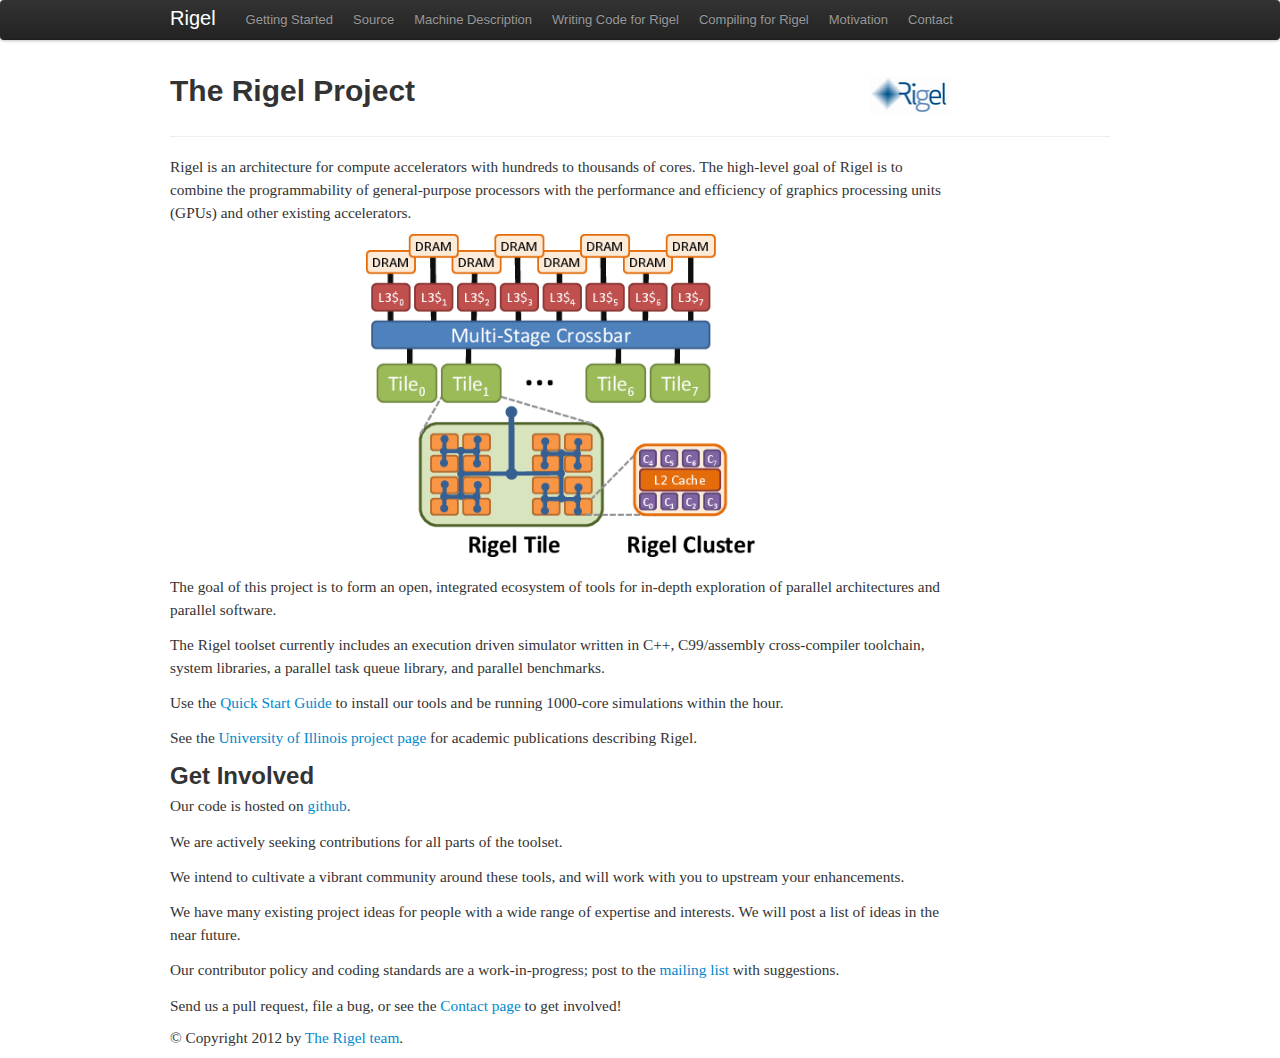
<file: index.html>
<!doctype html>
<!--[if lt IE 7 ]> <html lang="en" class="no-js ie6"> <![endif]-->
<!--[if IE 7 ]>    <html lang="en" class="no-js ie7"> <![endif]-->
<!--[if IE 8 ]>    <html lang="en" class="no-js ie8"> <![endif]-->
<!--[if IE 9 ]>    <html lang="en" class="no-js ie9"> <![endif]-->
<!--[if (gt IE 9)|!(IE)]><!--> <html lang="en" class="no-js"> <!--<![endif]-->
<head>
  <meta charset="utf-8">
  <meta http-equiv="X-UA-Compatible" content="IE=edge,chrome=1">
  <meta name="viewport" content="width=device-width, initial-scale=1.0">
  <title>The Rigel Project</title>
  <meta name="description" content="">
  <link rel="stylesheet" href="static/css/bootstrap.min.css?v=1"/>
  <link rel="stylesheet" href="static/css/screen.css"/>

  <!-- google analytics -->
  <script type="text/javascript">
  
    var _gaq = _gaq || [];
    _gaq.push(['_setAccount', 'UA-29490885-1']);
    _gaq.push(['_trackPageview']);
  
    (function() {
      var ga = document.createElement('script'); ga.type = 'text/javascript'; ga.async = true;
      ga.src = ('https:' == document.location.protocol ? 'https://ssl' : 'http://www') + '.google-analytics.com/ga.js';
      var s = document.getElementsByTagName('script')[0]; s.parentNode.insertBefore(ga, s);
    })();
  
  </script>
  <!-- end google analytics -->

</head>

<body>
  <div class="navbar">
    <div class="navbar-inner">
      <div class="container">
        <a class="brand" href="/index.html">Rigel</a>
        <ul class="nav">
          <li><a href="/gettingstarted.html">Getting Started</a></li>
          <li><a href="/source.html">Source</a></li>
          <li><a href="/machine.html">Machine Description</a></li>
          <li><a href="/coding.html">Writing Code for Rigel</a></li>
          <li><a href="/compiling.html">Compiling for Rigel</a></li>
          <li><a href="/motivation.html">Motivation</a></li>
          <li><a href="/contact.html">Contact</a></li>
        </ul>
      </div>
    </div><!-- /navbar-inner -->
  </div><!-- /navbar -->

<div class="container content">
  <div class="page-header">
    <div class="row">
      <div class="span6"><h1 style="text-align: left;">The Rigel Project</h1></div>
      <div class="span4"; style="text-align:right;"><img src="static/img/rigel_logo_small.png" width="80px" alt="Rigel Logo"/></div>
    </div>
  </div>

  <div class="row">
  <div class="span10">

  <p>Rigel is an architecture for compute accelerators with hundreds to thousands of cores.
  The high-level goal of Rigel is to combine the programmability of general-purpose processors with the
  performance and efficiency of graphics processing units (GPUs) and other existing accelerators.

  <div style="text-align: center;"><img align="middle" width="50%" src="static/img/rigel_arch_color.png" alt="Rigel Architecture Diagram"/></div>
  <br/>
  <p>The goal of this project is to form an open, integrated ecosystem of tools for in-depth exploration of parallel architectures and parallel software.
  <p>The Rigel toolset currently includes an execution driven simulator written in C++, C99/assembly cross-compiler toolchain, system libraries,
    a parallel task queue library, and parallel benchmarks.
  <p>Use the <a href="/gettingstarted.html">Quick Start Guide</a> to install our tools and be running 1000-core simulations within the hour.
  <p>See the <a href="https://rigel.crhc.uiuc.edu">University of Illinois project page</a> for academic publications describing Rigel.

  <h2>Get Involved</h2>
  <p>Our code is hosted on <a href="https://github.com/rigelproject/rigel">github</a>.
  <p>We are actively seeking contributions for all parts of the toolset.
  <p>We intend to cultivate a vibrant community around these tools, and will work with you to upstream your enhancements.
  <p>We have many existing project ideas for people with a wide range of expertise and interests.  We will post a list of ideas in the near future.
  <p>Our contributor policy and coding standards are a work-in-progress; post to the <a href="https://groups.google.com/group/rigelproject">mailing list</a> with suggestions.
  <p>Send us a pull request, file a bug, or see the <a href="/contact.html">Contact page</a> to get involved!

  </div>
  </div>




  <footer><p>&copy; Copyright 2012 by <a href="https://rigel.crhc.illinois.edu">The Rigel team</a>.</p></footer>
</div>

</body>
</html>
</file>
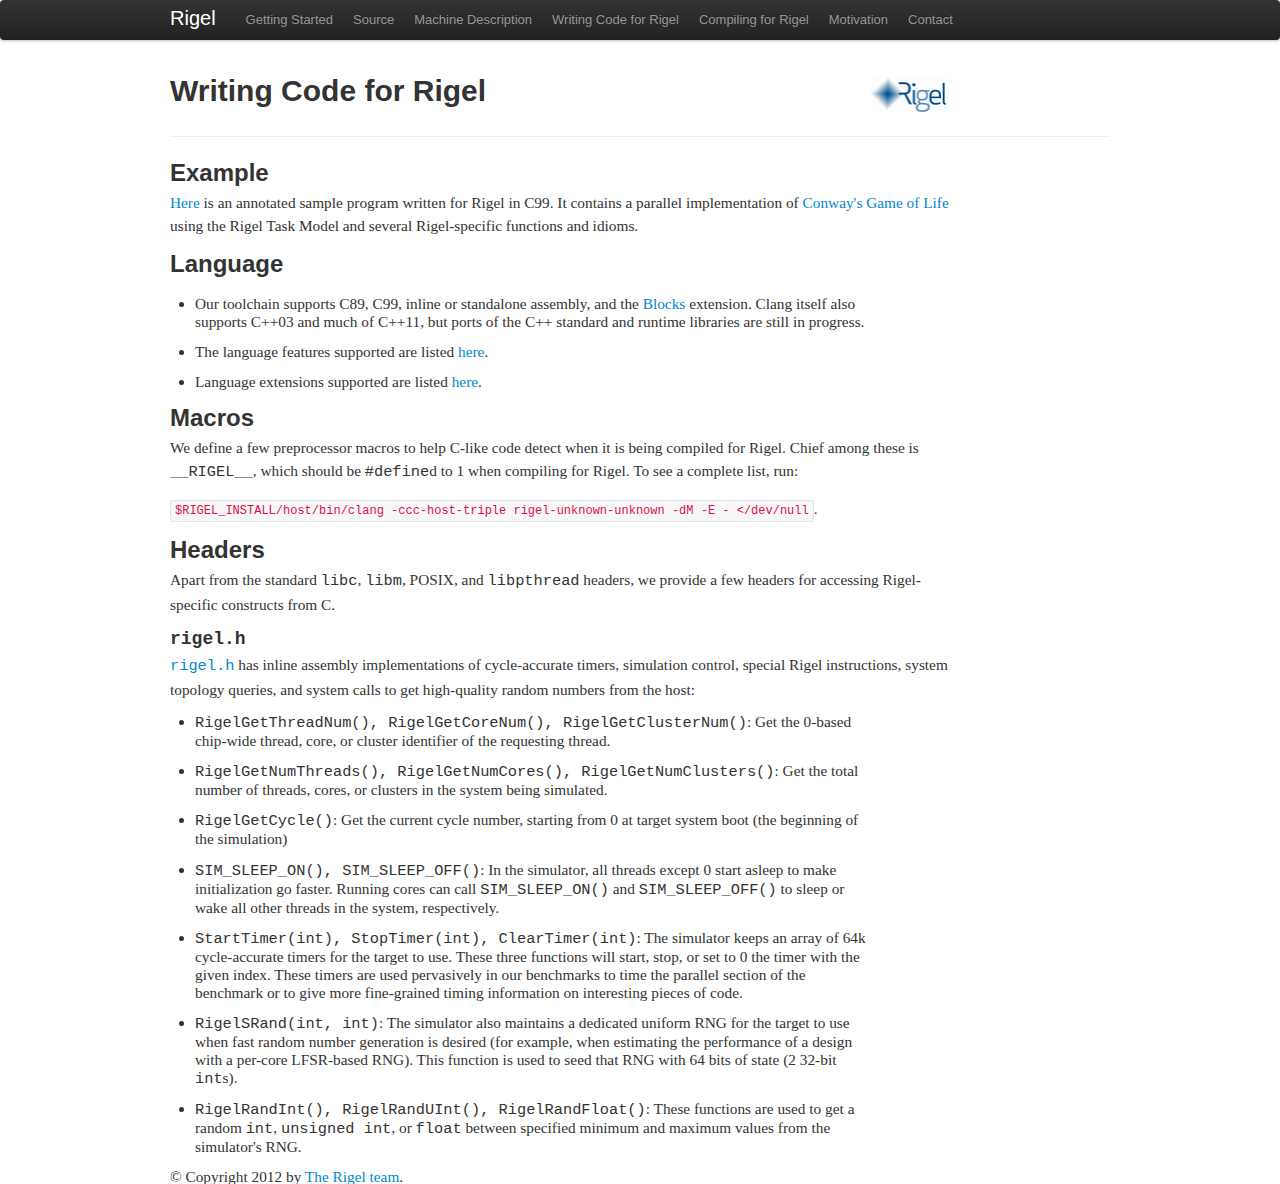
<file: coding.html>
<!doctype html>
<!--[if lt IE 7 ]> <html lang="en" class="no-js ie6"> <![endif]-->
<!--[if IE 7 ]>    <html lang="en" class="no-js ie7"> <![endif]-->
<!--[if IE 8 ]>    <html lang="en" class="no-js ie8"> <![endif]-->
<!--[if IE 9 ]>    <html lang="en" class="no-js ie9"> <![endif]-->
<!--[if (gt IE 9)|!(IE)]><!--> <html lang="en" class="no-js"> <!--<![endif]-->
<head>
  <meta charset="utf-8">
  <meta http-equiv="X-UA-Compatible" content="IE=edge,chrome=1">
  <meta name="viewport" content="width=device-width, initial-scale=1.0">
  <title>Writing Code for Rigel</title>
  <meta name="description" content="">
  <link rel="stylesheet" href="static/css/bootstrap.min.css?v=1"/>
  <link rel="stylesheet" href="static/css/screen.css"/>
  <link href="static/css/prettify.css" type="text/css" rel="stylesheet" />
  <script type="text/javascript" src="static/js/prettify.js"></script>

  <!-- google analytics -->
  <script type="text/javascript">

    var _gaq = _gaq || [];
    _gaq.push(['_setAccount', 'UA-29490885-1']);
    _gaq.push(['_trackPageview']);

    (function() {
      var ga = document.createElement('script'); ga.type = 'text/javascript'; ga.async = true;
      ga.src = ('https:' == document.location.protocol ? 'https://ssl' : 'http://www') + '.google-analytics.com/ga.js';
      var s = document.getElementsByTagName('script')[0]; s.parentNode.insertBefore(ga, s);
    })();

  </script>
  <!-- end google analytics -->

</head>

<body onload="prettyPrint()">
  <div class="navbar">
    <div class="navbar-inner">
      <div class="container">
        <a class="brand" href="/index.html">Rigel</a>
        <ul class="nav">
          <li><a href="/gettingstarted.html">Getting Started</a></li>
          <li><a href="/source.html">Source</a></li>
          <li><a href="/machine.html">Machine Description</a></li>
          <li><a href="/coding.html">Writing Code for Rigel</a></li>
          <li><a href="/compiling.html">Compiling for Rigel</a></li>
          <li><a href="/motivation.html">Motivation</a></li>
          <li><a href="/contact.html">Contact</a></li>
        </ul>
      </div>
    </div><!-- /navbar-inner -->
  </div><!-- /navbar -->

<div class="container content">
  <div class="page-header">
    <div class="row">
      <div class="span6"><h1 style="text-align: left;">Writing Code for Rigel</h1></div>
      <div class="span4"; style="text-align:right;"><img src="static/img/rigel_logo_small.png" width="80px" alt="Rigel Logo"/></div>
    </div>
  </div>

  <div class="row">
  <div class="span10">

<h2>Example</h2>
  <p><a href="/rtm_example.html">Here</a> is an annotated sample program written for Rigel in C99.  It contains a parallel implementation of
  <a href="http://en.wikipedia.org/wiki/Conway's_Game_of_Life">Conway's Game of Life</a> using the Rigel Task Model and several
  Rigel-specific functions and idioms.</p>
<h2>Language</h2>
<ul>
  <li>Our toolchain supports C89, C99, inline or standalone assembly, and the
      <a href="http://en.wikipedia.org/wiki/Blocks_(C_language_extension)">Blocks</a> extension.
      Clang itself also supports C++03 and much of C++11, but ports of the C++ standard and runtime
      libraries are still in progress.</li>
  <li>The language features supported are listed <a href="http://clang.llvm.org/compatibility.html">here</a>.</li>
  <li>Language extensions supported are listed <a href="http://clang.llvm.org/docs/LanguageExtensions.html">here</a>.</li>
</ul>

<h2>Macros</h2>
<p>We define a few preprocessor macros to help C-like code detect when it is being compiled for Rigel.
Chief among these is <tt>__RIGEL__</tt>, which should be <tt>#define</tt>d to 1 when compiling for Rigel.
To see a complete list, run:

<p><code>$RIGEL_INSTALL/host/bin/clang -ccc-host-triple rigel-unknown-unknown -dM -E - &lt;/dev/null</code>.

<h2>Headers</h2>
<p>Apart from the standard <tt>libc</tt>, <tt>libm</tt>, POSIX, and <tt>libpthread</tt> headers, we provide a
  few headers for accessing Rigel-specific constructs from C.

<h3><tt>rigel.h</tt></h3>
<p><a href="https://github.com/rigelproject/rigel-targetcode/blob/master/include/rigel.h"><tt>rigel.h</tt></a> has inline assembly implementations of cycle-accurate timers, simulation control, special Rigel instructions,
  system topology queries, and system calls to get high-quality random numbers from the host:

<ul>
<li><tt>RigelGetThreadNum(), RigelGetCoreNum(), RigelGetClusterNum()</tt>: Get the 0-based chip-wide thread, core, or cluster identifier of the requesting thread.</li>
<li><tt>RigelGetNumThreads(), RigelGetNumCores(), RigelGetNumClusters()</tt>: Get the total number of threads, cores, or clusters in the system being simulated.</li>
<li><tt>RigelGetCycle()</tt>: Get the current cycle number, starting from 0 at target system boot (the beginning of the simulation)</li>
<li><tt>SIM_SLEEP_ON(), SIM_SLEEP_OFF()</tt>: In the simulator, all threads except 0 start asleep to make initialization go faster.
    Running cores can call <tt>SIM_SLEEP_ON()</tt> and <tt>SIM_SLEEP_OFF()</tt> to sleep or wake all other threads in the system, respectively.</li>
<li><tt>StartTimer(int), StopTimer(int), ClearTimer(int)</tt>: The simulator keeps an array of 64k cycle-accurate timers for the target to use.  These three functions will
start, stop, or set to 0 the timer with the given index.  These timers are used pervasively in our benchmarks to time the parallel section of the benchmark or to give more fine-grained
timing information on interesting pieces of code.</li>
<li><tt>RigelSRand(int, int)</tt>: The simulator also maintains a dedicated uniform RNG for the target to use when fast random number generation is desired (for example, when estimating the performance of a design with a per-core LFSR-based RNG).  This function is used to seed that RNG with 64 bits of state (2 32-bit <tt>int</tt>s).</li>
<li><tt>RigelRandInt(), RigelRandUInt(), RigelRandFloat()</tt>: These functions are used to get a random <tt>int</tt>, <tt>unsigned int</tt>, or <tt>float</tt> between specified minimum and
maximum values from the simulator's RNG.</li> 
</ul>

<footer><p>&copy; Copyright 2012 by <a href="https://rigel.crhc.illinois.edu">The Rigel team</a>.</p></footer>
</div>

</body>
</html>
</file>
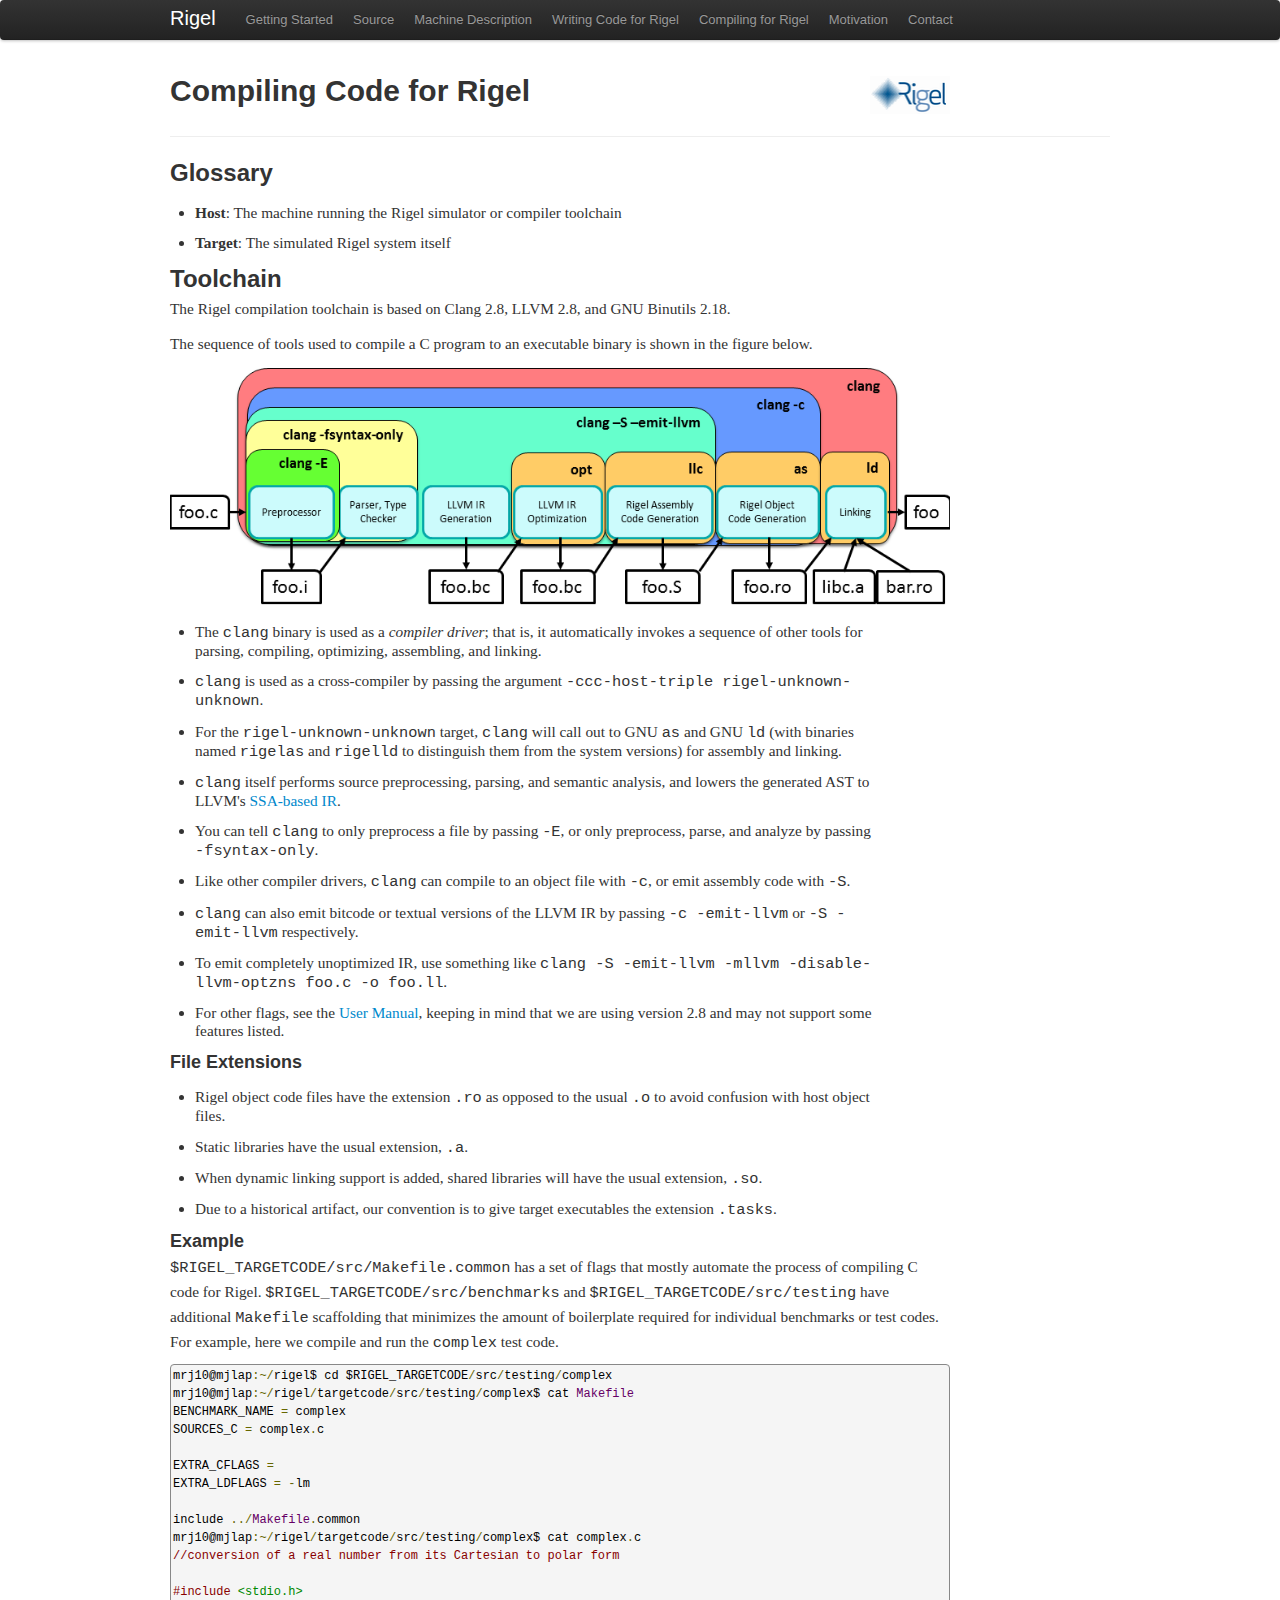
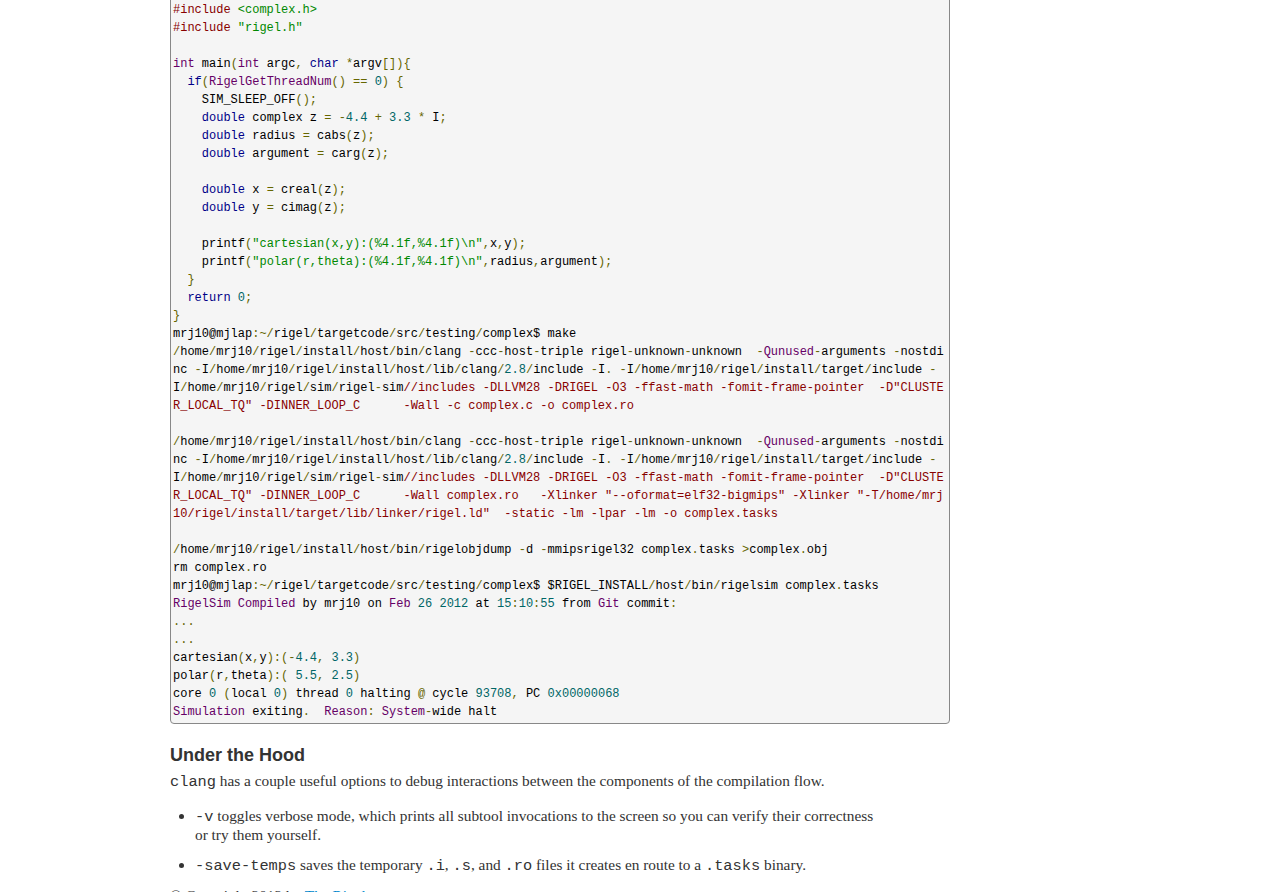
<file: compiling.html>
<!doctype html>
<!--[if lt IE 7 ]> <html lang="en" class="no-js ie6"> <![endif]-->
<!--[if IE 7 ]>    <html lang="en" class="no-js ie7"> <![endif]-->
<!--[if IE 8 ]>    <html lang="en" class="no-js ie8"> <![endif]-->
<!--[if IE 9 ]>    <html lang="en" class="no-js ie9"> <![endif]-->
<!--[if (gt IE 9)|!(IE)]><!--> <html lang="en" class="no-js"> <!--<![endif]-->
<head>
  <meta charset="utf-8">
  <meta http-equiv="X-UA-Compatible" content="IE=edge,chrome=1">
  <meta name="viewport" content="width=device-width, initial-scale=1.0">
  <title>Compiling for Rigel</title>
  <meta name="description" content="">
  <link rel="stylesheet" href="static/css/bootstrap.min.css?v=1"/>
  <link rel="stylesheet" href="static/css/screen.css"/>
  <link href="static/css/prettify.css" type="text/css" rel="stylesheet" />
  <script type="text/javascript" src="static/js/prettify.js"></script>

  <!-- google analytics -->
  <script type="text/javascript">

    var _gaq = _gaq || [];
    _gaq.push(['_setAccount', 'UA-29490885-1']);
    _gaq.push(['_trackPageview']);

    (function() {
      var ga = document.createElement('script'); ga.type = 'text/javascript'; ga.async = true;
      ga.src = ('https:' == document.location.protocol ? 'https://ssl' : 'http://www') + '.google-analytics.com/ga.js';
      var s = document.getElementsByTagName('script')[0]; s.parentNode.insertBefore(ga, s);
    })();

  </script>
  <!-- end google analytics -->

</head>

<body onload="prettyPrint()">
  <div class="navbar">
    <div class="navbar-inner">
      <div class="container">
        <a class="brand" href="/index.html">Rigel</a>
        <ul class="nav">
          <li><a href="/gettingstarted.html">Getting Started</a></li>
          <li><a href="/source.html">Source</a></li>
          <li><a href="/machine.html">Machine Description</a></li>
          <li><a href="/coding.html">Writing Code for Rigel</a></li>
          <li><a href="/compiling.html">Compiling for Rigel</a></li>
          <li><a href="/motivation.html">Motivation</a></li>
          <li><a href="/contact.html">Contact</a></li>
        </ul>
      </div>
    </div><!-- /navbar-inner -->
  </div><!-- /navbar -->

<div class="container content">
  <div class="page-header">
    <div class="row">
      <div class="span6"><h1 style="text-align: left;">Compiling Code for Rigel</h1></div>
      <div class="span4"; style="text-align:right;"><img src="static/img/rigel_logo_small.png" width="80px" alt="Rigel Logo"/></div>
    </div>
  </div>

  <div class="row">
  <div class="span10">

<h2>Glossary</h2>
<ul>
  <li><strong>Host</strong>: The machine running the Rigel simulator or compiler toolchain</li>
  <li><strong>Target</strong>: The simulated Rigel system itself</li>
</ul>

<h2>Toolchain</h2>
<p>The Rigel compilation toolchain is based on Clang 2.8, LLVM 2.8, and GNU Binutils 2.18.</p>

<p>The sequence of tools used to compile a C program to an executable binary is shown in the figure below.</p>

<p align="center">
<!-- We have an SVG version, but it doesn't deal well with rounded corners from PPT slides -->
<!--<object data="static/img/fig/rigel_compilation_flow.svg" type="image/svg+xml">-->
  <img src="static/img/fig/rigel_compilation_flow.png" alt="Rigel Compilation Toolchain" height="232" width="960"/>
<!--</object>-->
</p>

<ul>
<li>The <tt>clang</tt> binary is used as a <em>compiler driver</em>; that is, it automatically invokes a sequence of other
tools for parsing, compiling, optimizing, assembling, and linking.</li>
<li><tt>clang</tt> is used as a cross-compiler by passing the argument <tt>-ccc-host-triple rigel-unknown-unknown</tt>.</li>
<li>For the <tt>rigel-unknown-unknown</tt> target, <tt>clang</tt> will call out to GNU <tt>as</tt> and GNU <tt>ld</tt>
(with binaries named <tt>rigelas</tt> and <tt>rigelld</tt> to distinguish them from the system versions) for assembly and linking.</li>

<li><tt>clang</tt> itself performs source preprocessing, parsing, and semantic analysis, and lowers the generated AST to
LLVM's <a href="http://llvm.org/docs/LangRef.html">SSA-based IR</a>.</li>
<li>You can tell <tt>clang</tt> to only preprocess a file by passing <tt>-E</tt>, or only preprocess, parse, and analyze by passing <tt>-fsyntax-only</tt>.</li>
<li>Like other compiler drivers, <tt>clang</tt> can compile to an object file with <tt>-c</tt>, or emit assembly code with <tt>-S</tt>.</li>
<li><tt>clang</tt> can also emit bitcode or textual versions of the LLVM IR by passing <tt>-c -emit-llvm</tt> or <tt>-S -emit-llvm</tt> respectively. </li>
<li>To emit completely unoptimized IR, use something like <tt>clang -S -emit-llvm -mllvm -disable-llvm-optzns foo.c -o foo.ll</tt>.</li>
<li>For other flags, see the <a href="http://clang.llvm.org/docs/UsersManual.html">User Manual</a>, keeping in mind that we are using
  version 2.8 and may not support some features listed.</li>
</ul>

<h3>File Extensions</h3>
<ul>
  <li>Rigel object code files have the extension <tt>.ro</tt> as opposed to the usual <tt>.o</tt> to avoid confusion with host object files.</li>
  <li>Static libraries have the usual extension, <tt>.a</tt>.</li>
  <li>When dynamic linking support is added, shared libraries will have the usual extension, <tt>.so</tt>.</li>
  <li>Due to a historical artifact, our convention is to give target executables the extension <tt>.tasks</tt>.</li>
</ul>

<h3>Example</h3>
<p><tt>$RIGEL_TARGETCODE/src/Makefile.common</tt> has a set of flags that mostly automate the process of compiling C code for Rigel.
<tt>$RIGEL_TARGETCODE/src/benchmarks</tt> and <tt>$RIGEL_TARGETCODE/src/testing</tt> have additional <tt>Makefile</tt> scaffolding that
minimizes the amount of boilerplate required for individual benchmarks or test codes.  For example, here we compile and run the
<tt>complex</tt> test code.

<pre class="prettyprint lang-c">
mrj10@mjlap:~/rigel$ cd $RIGEL_TARGETCODE/src/testing/complex
mrj10@mjlap:~/rigel/targetcode/src/testing/complex$ cat Makefile 
BENCHMARK_NAME = complex
SOURCES_C = complex.c

EXTRA_CFLAGS =
EXTRA_LDFLAGS = -lm

include ../Makefile.common
mrj10@mjlap:~/rigel/targetcode/src/testing/complex$ cat complex.c
//conversion of a real number from its Cartesian to polar form

#include &lt;stdio.h&gt;
#include &lt;complex.h&gt;
#include "rigel.h"

int main(int argc, char *argv[]){
  if(RigelGetThreadNum() == 0) {
    SIM_SLEEP_OFF();
    double complex z = -4.4 + 3.3 * I;
    double radius = cabs(z);
    double argument = carg(z);

    double x = creal(z);
    double y = cimag(z);

    printf("cartesian(x,y):(%4.1f,%4.1f)\n",x,y);
    printf("polar(r,theta):(%4.1f,%4.1f)\n",radius,argument);
  }
  return 0;
}
mrj10@mjlap:~/rigel/targetcode/src/testing/complex$ make
/home/mrj10/rigel/install/host/bin/clang -ccc-host-triple rigel-unknown-unknown  -Qunused-arguments -nostdinc -I/home/mrj10/rigel/install/host/lib/clang/2.8/include -I. -I/home/mrj10/rigel/install/target/include -I/home/mrj10/rigel/sim/rigel-sim//includes -DLLVM28 -DRIGEL -O3 -ffast-math -fomit-frame-pointer  -D"CLUSTER_LOCAL_TQ" -DINNER_LOOP_C      -Wall -c complex.c -o complex.ro

/home/mrj10/rigel/install/host/bin/clang -ccc-host-triple rigel-unknown-unknown  -Qunused-arguments -nostdinc -I/home/mrj10/rigel/install/host/lib/clang/2.8/include -I. -I/home/mrj10/rigel/install/target/include -I/home/mrj10/rigel/sim/rigel-sim//includes -DLLVM28 -DRIGEL -O3 -ffast-math -fomit-frame-pointer  -D"CLUSTER_LOCAL_TQ" -DINNER_LOOP_C      -Wall complex.ro   -Xlinker "--oformat=elf32-bigmips" -Xlinker "-T/home/mrj10/rigel/install/target/lib/linker/rigel.ld"  -static -lm -lpar -lm -o complex.tasks

/home/mrj10/rigel/install/host/bin/rigelobjdump -d -mmipsrigel32 complex.tasks >complex.obj
rm complex.ro
mrj10@mjlap:~/rigel/targetcode/src/testing/complex$ $RIGEL_INSTALL/host/bin/rigelsim complex.tasks
RigelSim Compiled by mrj10 on Feb 26 2012 at 15:10:55 from Git commit:
...
...
cartesian(x,y):(-4.4, 3.3)
polar(r,theta):( 5.5, 2.5)
core 0 (local 0) thread 0 halting @ cycle 93708, PC 0x00000068
Simulation exiting.  Reason: System-wide halt
</pre>

<h3>Under the Hood</h3>
<p><tt>clang</tt> has a couple useful options to debug interactions between the components of the compilation flow.
<ul>
  <li><tt>-v</tt> toggles verbose mode, which prints all subtool invocations to the screen so you can verify their correctness
or try them yourself.</li>
  <li><tt>-save-temps</tt> saves the temporary <tt>.i</tt>, <tt>.s</tt>, and <tt>.ro</tt> files it creates en route to a
    <tt>.tasks</tt> binary.</li>
</ul>

<footer><p>&copy; Copyright 2012 by <a href="https://rigel.crhc.illinois.edu">The Rigel team</a>.</p></footer>
</div>

</body>
</html>
</file>
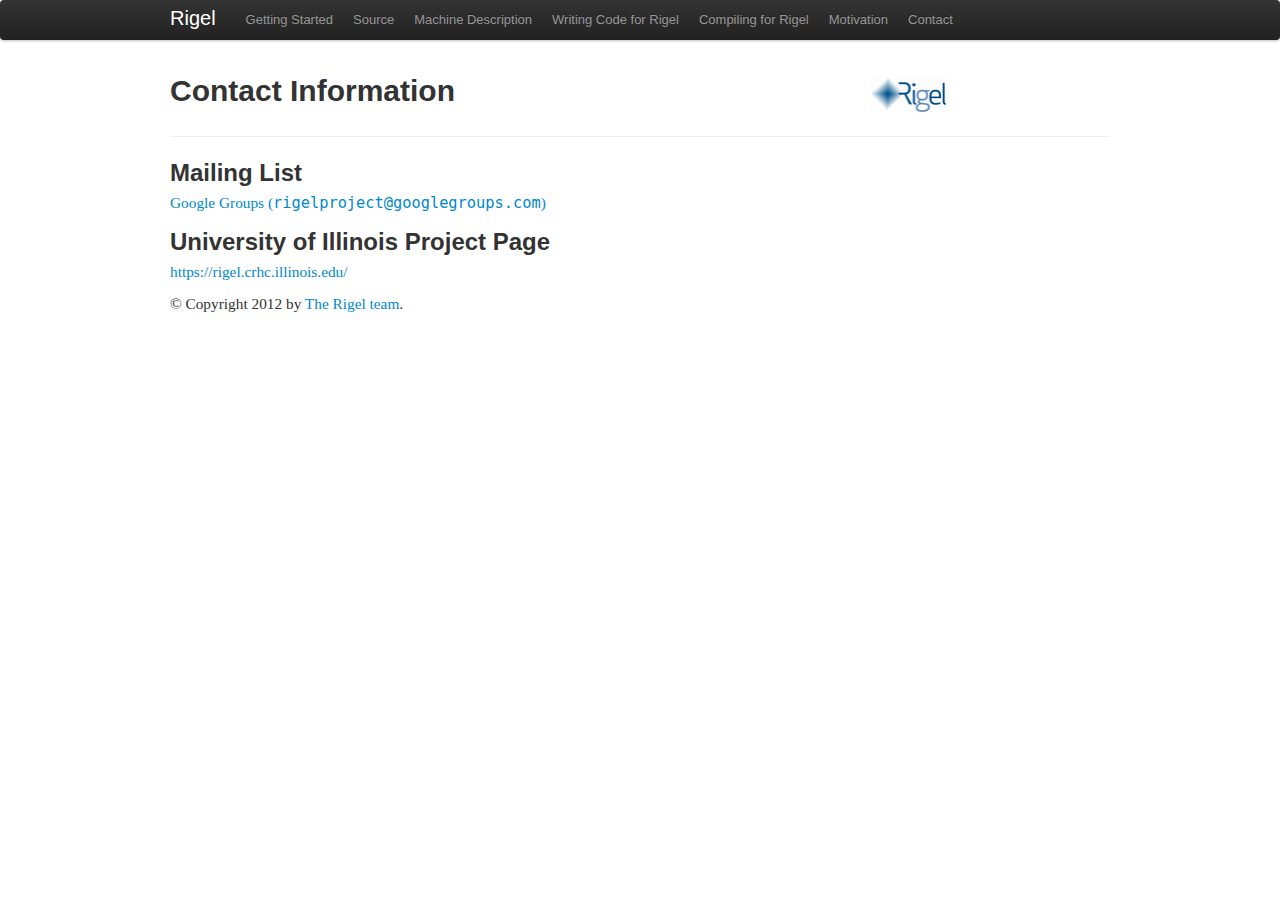
<file: contact.html>
<!doctype html>
<!--[if lt IE 7 ]> <html lang="en" class="no-js ie6"> <![endif]-->
<!--[if IE 7 ]>    <html lang="en" class="no-js ie7"> <![endif]-->
<!--[if IE 8 ]>    <html lang="en" class="no-js ie8"> <![endif]-->
<!--[if IE 9 ]>    <html lang="en" class="no-js ie9"> <![endif]-->
<!--[if (gt IE 9)|!(IE)]><!--> <html lang="en" class="no-js"> <!--<![endif]-->
<head>
  <meta charset="utf-8">
  <meta http-equiv="X-UA-Compatible" content="IE=edge,chrome=1">
  <meta name="viewport" content="width=device-width, initial-scale=1.0">
  <title>Contact - The Rigel Project</title>
  <meta name="description" content="">
  <link rel="stylesheet" href="static/css/bootstrap.min.css?v=1"/>
  <link rel="stylesheet" href="static/css/screen.css"/>

  <!-- google analytics -->
  <script type="text/javascript">
  
    var _gaq = _gaq || [];
    _gaq.push(['_setAccount', 'UA-29490885-1']);
    _gaq.push(['_trackPageview']);
  
    (function() {
      var ga = document.createElement('script'); ga.type = 'text/javascript'; ga.async = true;
      ga.src = ('https:' == document.location.protocol ? 'https://ssl' : 'http://www') + '.google-analytics.com/ga.js';
      var s = document.getElementsByTagName('script')[0]; s.parentNode.insertBefore(ga, s);
    })();
  
  </script>
  <!-- end google analytics -->

</head>

<body>
  <div class="navbar">
    <div class="navbar-inner">
      <div class="container">
        <a class="brand" href="/index.html">Rigel</a>
        <ul class="nav">
          <li><a href="/gettingstarted.html">Getting Started</a></li>
          <li><a href="/source.html">Source</a></li>
          <li><a href="/machine.html">Machine Description</a></li>
          <li><a href="/coding.html">Writing Code for Rigel</a></li>
          <li><a href="/compiling.html">Compiling for Rigel</a></li>
          <li><a href="/motivation.html">Motivation</a></li>
          <li><a href="/contact.html">Contact</a></li>
        </ul>
      </div>
    </div><!-- /navbar-inner -->
  </div><!-- /navbar -->

<div class="container content">
  <div class="page-header">
    <div class="row">
      <div class="span6"><h1 style="text-align: left;">Contact Information</h1></div>
      <div class="span4"; style="text-align:right;"><img src="static/img/rigel_logo_small.png" width="80px" alt="Rigel Logo"/></div>
    </div>
  </div>

  <div class="row">
  <div class="span10">

<h2>Mailing List</h2>

<p><a href="https://groups.google.com/group/rigelproject">Google Groups (<tt>rigelproject@googlegroups.com</tt>)</a>

<h2>University of Illinois Project Page</h2>

<p><a href="https://rigel.crhc.illinois.edu/">https://rigel.crhc.illinois.edu/</a>

<footer><p>&copy; Copyright 2012 by <a href="https://rigel.crhc.illinois.edu">The Rigel team</a>.</p></footer>
</div>

</body>
</html>
</file>
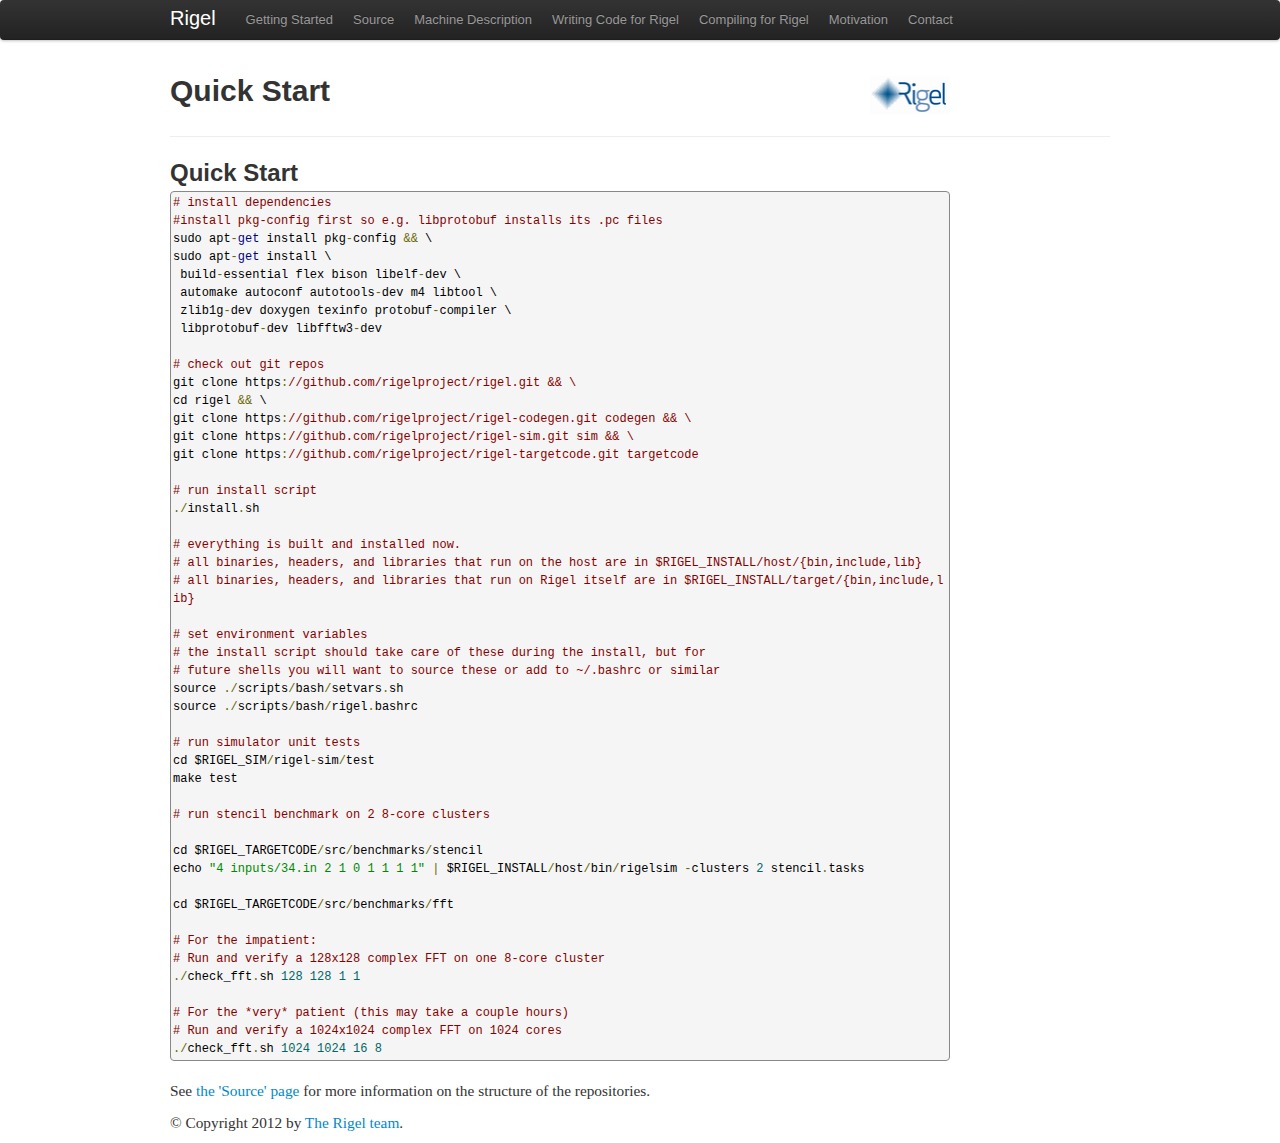
<file: gettingstarted.html>
<!doctype html>
<!--[if lt IE 7 ]> <html lang="en" class="no-js ie6"> <![endif]-->
<!--[if IE 7 ]>    <html lang="en" class="no-js ie7"> <![endif]-->
<!--[if IE 8 ]>    <html lang="en" class="no-js ie8"> <![endif]-->
<!--[if IE 9 ]>    <html lang="en" class="no-js ie9"> <![endif]-->
<!--[if (gt IE 9)|!(IE)]><!--> <html lang="en" class="no-js"> <!--<![endif]-->
<head>
  <meta charset="utf-8">
  <meta http-equiv="X-UA-Compatible" content="IE=edge,chrome=1">
  <meta name="viewport" content="width=device-width, initial-scale=1.0">
  <title>Getting Started with Rigel</title>
  <meta name="description" content="">
  <link rel="stylesheet" href="static/css/bootstrap.min.css?v=1"/>
  <link rel="stylesheet" href="static/css/screen.css"/>
  <link href="static/css/prettify.css" type="text/css" rel="stylesheet" />
  <script type="text/javascript" src="static/js/prettify.js"></script>

  <!-- google analytics -->
  <script type="text/javascript">

    var _gaq = _gaq || [];
    _gaq.push(['_setAccount', 'UA-29490885-1']);
    _gaq.push(['_trackPageview']);

    (function() {
      var ga = document.createElement('script'); ga.type = 'text/javascript'; ga.async = true;
      ga.src = ('https:' == document.location.protocol ? 'https://ssl' : 'http://www') + '.google-analytics.com/ga.js';
      var s = document.getElementsByTagName('script')[0]; s.parentNode.insertBefore(ga, s);
    })();

  </script>
  <!-- end google analytics -->

</head>
<body onload="prettyPrint()">
  <div class="navbar">
    <div class="navbar-inner">
      <div class="container">
        <a class="brand" href="/index.html">Rigel</a>
        <ul class="nav">
          <li><a href="/gettingstarted.html">Getting Started</a></li>
          <li><a href="/source.html">Source</a></li>
          <li><a href="/machine.html">Machine Description</a></li>
          <li><a href="/coding.html">Writing Code for Rigel</a></li>
          <li><a href="/compiling.html">Compiling for Rigel</a></li>
          <li><a href="/motivation.html">Motivation</a></li>
          <li><a href="/contact.html">Contact</a></li>
        </ul>
      </div>
    </div><!-- /navbar-inner -->
  </div><!-- /navbar -->

<div class="container content">
  <div class="page-header">
    <div class="row">
      <div class="span6"><h1 style="text-align: left;">Quick Start</h1></div>
      <div class="span4"; style="text-align:right;"><img src="static/img/rigel_logo_small.png" width="80px" alt="Rigel Logo"/></div>
    </div>
  </div>

  <div class="row">
  <div class="span10">

<h2>Quick Start</h2>
<pre class="prettyprint"><code class="language-bash"># install dependencies
#install pkg-config first so e.g. libprotobuf installs its .pc files
sudo apt-get install pkg-config && \
sudo apt-get install \
 build-essential flex bison libelf-dev \
 automake autoconf autotools-dev m4 libtool \
 zlib1g-dev doxygen texinfo protobuf-compiler \
 libprotobuf-dev libfftw3-dev

# check out git repos
git clone https://github.com/rigelproject/rigel.git && \
cd rigel && \
git clone https://github.com/rigelproject/rigel-codegen.git codegen && \
git clone https://github.com/rigelproject/rigel-sim.git sim && \
git clone https://github.com/rigelproject/rigel-targetcode.git targetcode

# run install script
./install.sh

# everything is built and installed now.
# all binaries, headers, and libraries that run on the host are in $RIGEL_INSTALL/host/{bin,include,lib}
# all binaries, headers, and libraries that run on Rigel itself are in $RIGEL_INSTALL/target/{bin,include,lib}

# set environment variables
# the install script should take care of these during the install, but for
# future shells you will want to source these or add to ~/.bashrc or similar
source ./scripts/bash/setvars.sh
source ./scripts/bash/rigel.bashrc

# run simulator unit tests
cd $RIGEL_SIM/rigel-sim/test
make test

# run stencil benchmark on 2 8-core clusters

cd $RIGEL_TARGETCODE/src/benchmarks/stencil
echo "4 inputs/34.in 2 1 0 1 1 1 1" | $RIGEL_INSTALL/host/bin/rigelsim -clusters 2 stencil.tasks

cd $RIGEL_TARGETCODE/src/benchmarks/fft

# For the impatient:
# Run and verify a 128x128 complex FFT on one 8-core cluster
./check_fft.sh 128 128 1 1

# For the *very* patient (this may take a couple hours)
# Run and verify a 1024x1024 complex FFT on 1024 cores
./check_fft.sh 1024 1024 16 8
</code></pre>

<p>See <a href="/source.html">the &apos;Source&apos; page</a> for more information on the structure of the repositories.

</div>
</div>

<footer><p>&copy; Copyright 2012 by <a href="https://rigel.crhc.illinois.edu">The Rigel team</a>.</p></footer>
</div>

</body>
</html>
</file>
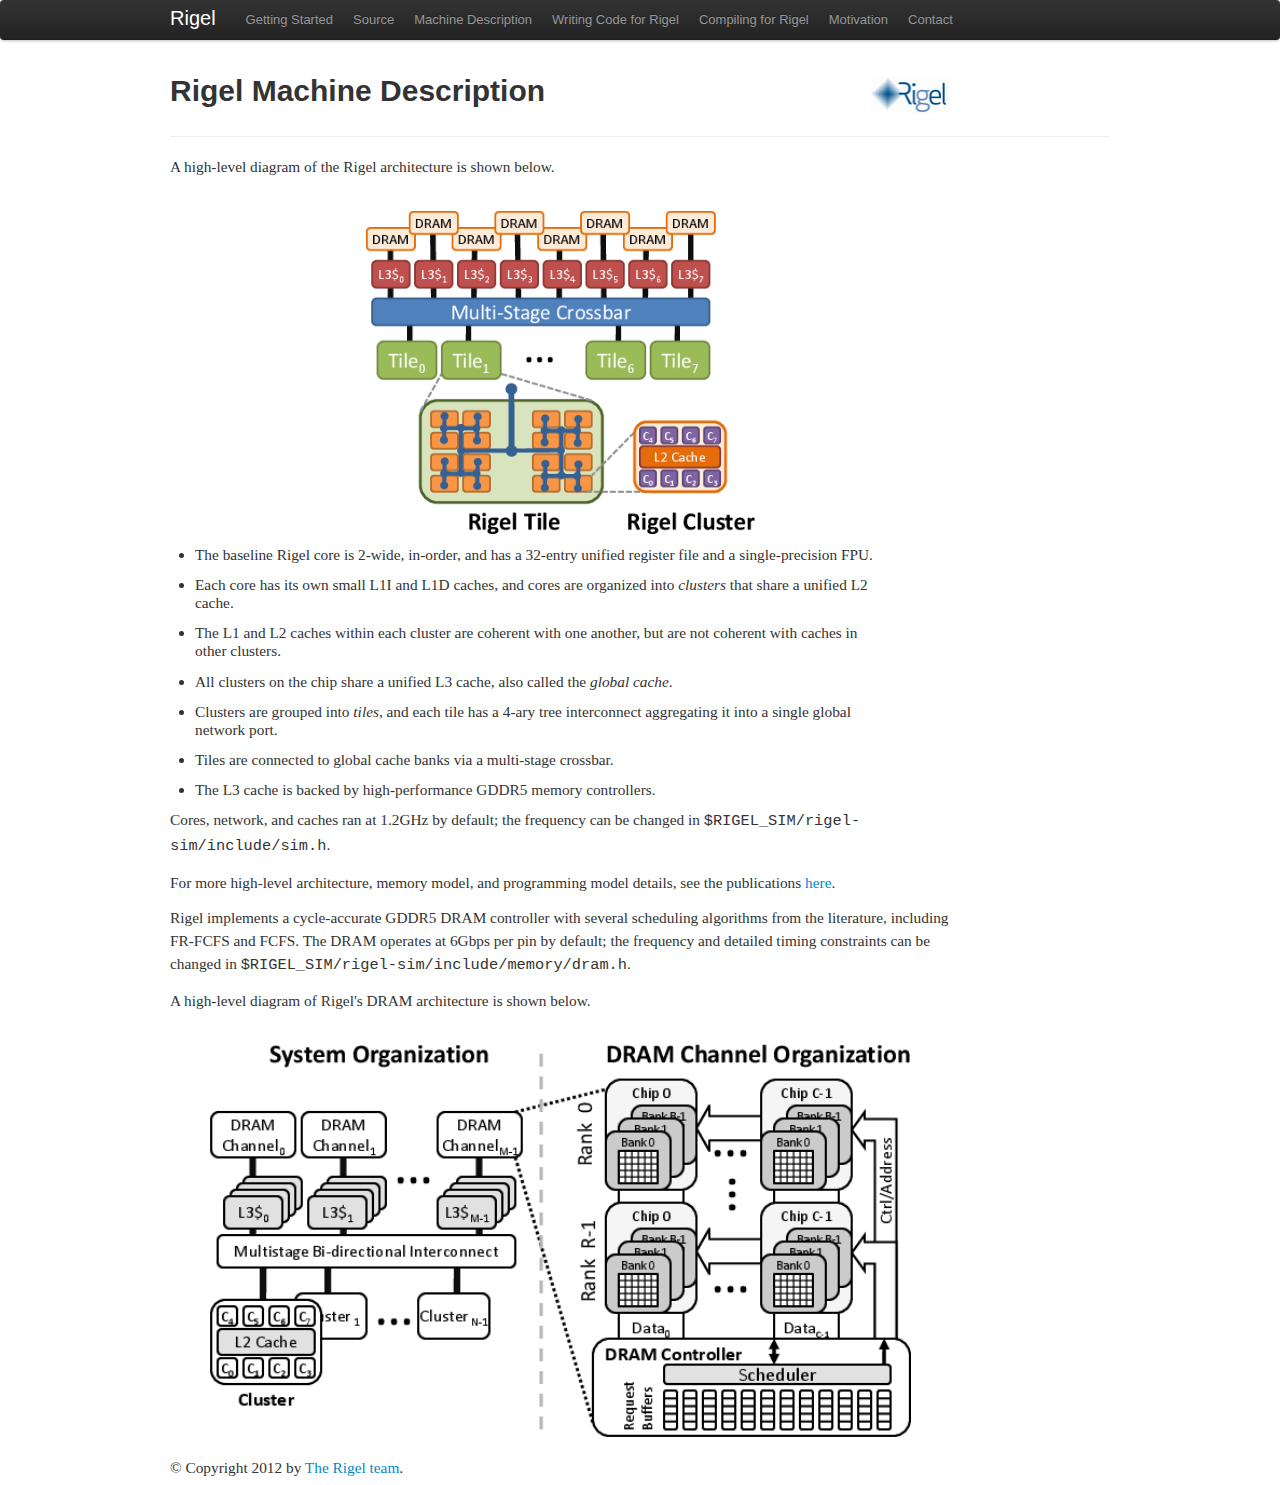
<file: machine.html>
<!doctype html>
<!--[if lt IE 7 ]> <html lang="en" class="no-js ie6"> <![endif]-->
<!--[if IE 7 ]>    <html lang="en" class="no-js ie7"> <![endif]-->
<!--[if IE 8 ]>    <html lang="en" class="no-js ie8"> <![endif]-->
<!--[if IE 9 ]>    <html lang="en" class="no-js ie9"> <![endif]-->
<!--[if (gt IE 9)|!(IE)]><!--> <html lang="en" class="no-js"> <!--<![endif]-->
<head>
  <meta charset="utf-8">
  <meta http-equiv="X-UA-Compatible" content="IE=edge,chrome=1">
  <meta name="viewport" content="width=device-width, initial-scale=1.0">
  <title>Rigel Machine Description</title>
  <meta name="description" content="">
  <link rel="stylesheet" href="static/css/bootstrap.min.css?v=1"/>
  <link rel="stylesheet" href="static/css/screen.css"/>

  <!-- google analytics -->
  <script type="text/javascript">

    var _gaq = _gaq || [];
    _gaq.push(['_setAccount', 'UA-29490885-1']);
    _gaq.push(['_trackPageview']);

    (function() {
      var ga = document.createElement('script'); ga.type = 'text/javascript'; ga.async = true;
      ga.src = ('https:' == document.location.protocol ? 'https://ssl' : 'http://www') + '.google-analytics.com/ga.js';
      var s = document.getElementsByTagName('script')[0]; s.parentNode.insertBefore(ga, s);
    })();

  </script>
  <!-- end google analytics -->

</head>

<body>
  <div class="navbar">
    <div class="navbar-inner">
      <div class="container">
        <a class="brand" href="/index.html">Rigel</a>
        <ul class="nav">
          <li><a href="/gettingstarted.html">Getting Started</a></li>
          <li><a href="/source.html">Source</a></li>
          <li><a href="/machine.html">Machine Description</a></li>
          <li><a href="/coding.html">Writing Code for Rigel</a></li>
          <li><a href="/compiling.html">Compiling for Rigel</a></li>
          <li><a href="/motivation.html">Motivation</a></li>
          <li><a href="/contact.html">Contact</a></li>
        </ul>
      </div>
    </div><!-- /navbar-inner -->
  </div><!-- /navbar -->

<div class="container content">
  <div class="page-header">
    <div class="row">
      <div class="span6"><h1 style="text-align: left;">Rigel Machine Description</h1></div>
      <div class="span4"; style="text-align:right;"><img src="static/img/rigel_logo_small.png" width="80px" alt="Rigel Logo"/></div>
    </div>
  </div>

  <div class="row">
  <div class="span10">

<p>A high-level diagram of the Rigel architecture is shown below.<br/><br/>

  <div style="text-align: center;"><img align="middle" width="50%" src="static/img/rigel_arch_color.png" alt="Rigel Architecture Diagram"/></div>

  <p><ul>
     <li>The baseline Rigel core is 2-wide, in-order, and has a 32-entry unified register file and a single-precision FPU.</li>
     <li>Each core has its own small L1I and L1D caches, and cores are organized into <em>clusters</em> that share a unified L2 cache.</li>
     <li>The L1 and L2 caches within each cluster are coherent with one another, but are not coherent with caches in other clusters.</li>
     <li>All clusters on the chip share a unified L3 cache, also called the <em>global cache</em>.</li>
     <li>Clusters are grouped into <em>tiles</em>, and each tile has a 4-ary tree interconnect aggregating it into a single global network port.</li>
     <li>Tiles are connected to global cache banks via a multi-stage crossbar.</li>
     <li>The L3 cache is backed by high-performance GDDR5 memory controllers.</li>
     </ul>
  <p>Cores, network, and caches ran at 1.2GHz by default; the frequency can be changed in <tt>$RIGEL_SIM/rigel-sim/include/sim.h</tt>.
  <p>For more high-level architecture, memory model, and programming model details, see the publications <a href="https://rigel.crhc.illinois.edu">here</a>.
  <p>Rigel implements a cycle-accurate GDDR5 DRAM controller with several scheduling algorithms from the literature, including FR-FCFS and FCFS.
      The DRAM operates at 6Gbps per pin by default; the frequency and detailed timing constraints can be changed in <tt>$RIGEL_SIM/rigel-sim/include/memory/dram.h</tt>.
  <p>A high-level diagram of Rigel's DRAM architecture is shown below.<br/><br/>

  <div style="text-align: center;"><img align="middle" width="90%" src="static/img/rigel_memory_arch.png" alt="Rigel Memory System"/></div>
  <br/>
<footer><p>&copy; Copyright 2012 by <a href="https://rigel.crhc.illinois.edu">The Rigel team</a>.</p></footer>
</div>

</body>
</html>
</file>
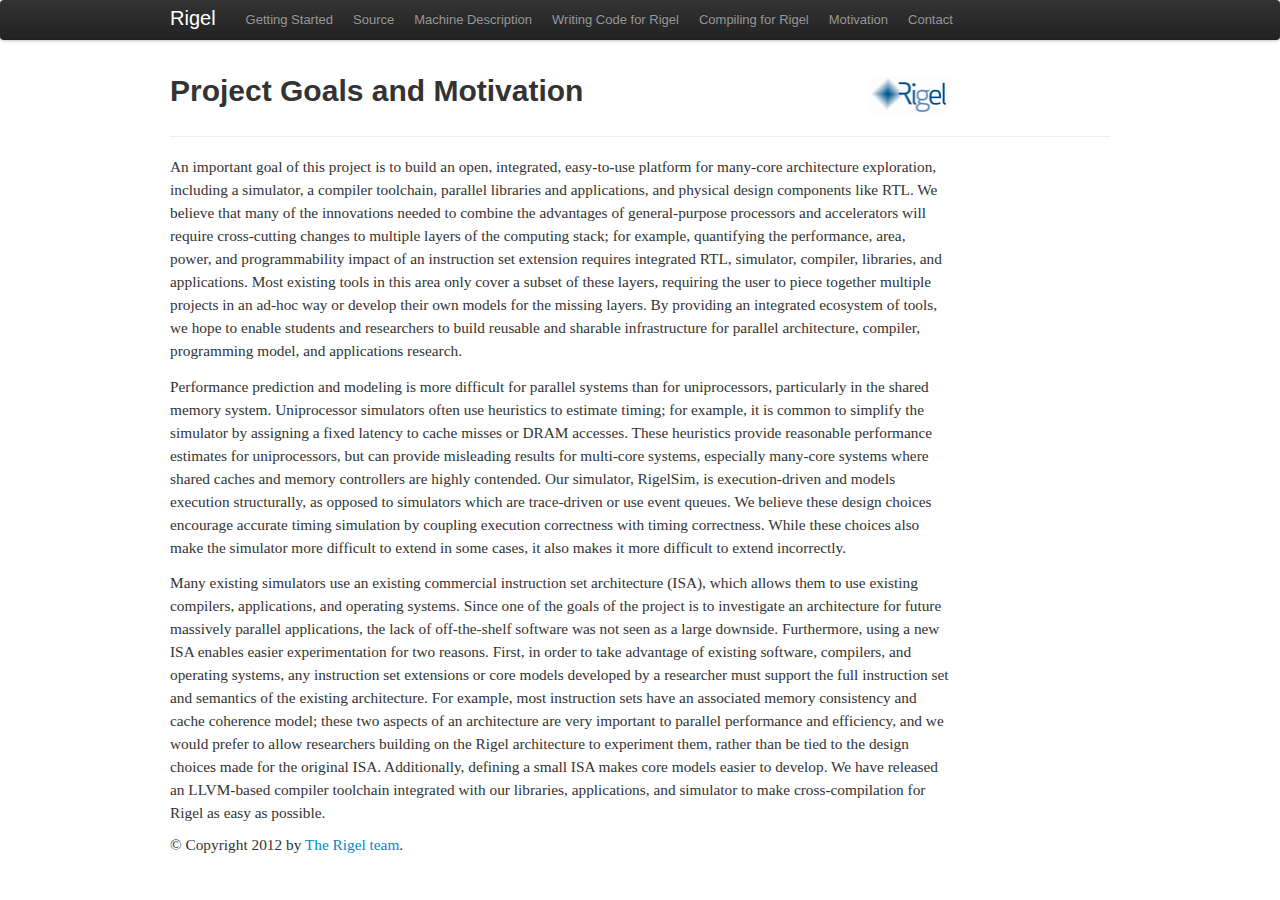
<file: motivation.html>
<!doctype html>
<!--[if lt IE 7 ]> <html lang="en" class="no-js ie6"> <![endif]-->
<!--[if IE 7 ]>    <html lang="en" class="no-js ie7"> <![endif]-->
<!--[if IE 8 ]>    <html lang="en" class="no-js ie8"> <![endif]-->
<!--[if IE 9 ]>    <html lang="en" class="no-js ie9"> <![endif]-->
<!--[if (gt IE 9)|!(IE)]><!--> <html lang="en" class="no-js"> <!--<![endif]-->
<head>
  <meta charset="utf-8">
  <meta http-equiv="X-UA-Compatible" content="IE=edge,chrome=1">
  <meta name="viewport" content="width=device-width, initial-scale=1.0">
  <title>The Rigel Project</title>
  <meta name="description" content="">
  <link rel="stylesheet" href="static/css/bootstrap.min.css?v=1"/>
  <link rel="stylesheet" href="static/css/screen.css"/>

  <!-- google analytics -->
  <script type="text/javascript">
  
    var _gaq = _gaq || [];
    _gaq.push(['_setAccount', 'UA-29490885-1']);
    _gaq.push(['_trackPageview']);
  
    (function() {
      var ga = document.createElement('script'); ga.type = 'text/javascript'; ga.async = true;
      ga.src = ('https:' == document.location.protocol ? 'https://ssl' : 'http://www') + '.google-analytics.com/ga.js';
      var s = document.getElementsByTagName('script')[0]; s.parentNode.insertBefore(ga, s);
    })();
  
  </script>
  <!-- end google analytics -->

</head>

<body>
  <div class="navbar">
    <div class="navbar-inner">
      <div class="container">
        <a class="brand" href="/index.html">Rigel</a>
        <ul class="nav">
          <li><a href="/gettingstarted.html">Getting Started</a></li>
          <li><a href="/source.html">Source</a></li>
          <li><a href="/machine.html">Machine Description</a></li>
          <li><a href="/coding.html">Writing Code for Rigel</a></li>
          <li><a href="/compiling.html">Compiling for Rigel</a></li>
          <li><a href="/motivation.html">Motivation</a></li>
          <li><a href="/contact.html">Contact</a></li>
        </ul>
      </div>
    </div><!-- /navbar-inner -->
  </div><!-- /navbar -->

<div class="container content">
  <div class="page-header">
    <div class="row">
      <div class="span6"><h1 style="text-align: left;">Project Goals and Motivation</h1></div>
      <div class="span4"; style="text-align:right;"><img src="static/img/rigel_logo_small.png" width="80px" alt="Rigel Logo"/></div>
    </div>
  </div>

  <div class="row">
  <div class="span10">

  <p>An important goal of this project is to build an open, integrated, easy-to-use platform for
  many-core architecture exploration, including a simulator, a compiler toolchain, parallel libraries and
  applications, and physical design components like RTL.
  We believe that many of the innovations needed to combine the advantages of general-purpose processors
  and accelerators will require cross-cutting changes to multiple layers of the computing stack;
  for example, quantifying the performance, area, power, and programmability impact of an instruction set
  extension requires integrated RTL, simulator, compiler, libraries, and applications.
  Most existing tools in this area only cover a subset of these layers, requiring the user to piece together
  multiple projects in an ad-hoc way or develop their own models for the missing layers.
  By providing an integrated ecosystem of tools, we hope to enable students and researchers to build
  reusable and sharable infrastructure for parallel architecture, compiler, programming model, and applications
  research.

  <p>Performance prediction and modeling is more difficult for parallel systems than for uniprocessors, particularly
    in the shared memory system.
    Uniprocessor simulators often use heuristics to estimate timing; for example, it is common to simplify the
    simulator by assigning a fixed latency to cache misses or DRAM accesses.
    These heuristics provide reasonable performance estimates for uniprocessors, but can provide misleading
    results for multi-core systems, especially many-core systems where shared caches and memory controllers
    are highly contended.
    Our simulator, RigelSim, is execution-driven and models execution structurally, as opposed to simulators which
    are trace-driven or use event queues.
    We believe these design choices encourage accurate timing simulation by coupling execution correctness with timing correctness.
    While these choices also make the simulator more difficult to extend in some cases, it also makes it more difficult to extend
    incorrectly.

  <p>Many existing simulators use an existing commercial instruction set architecture (ISA), which allows them to use existing compilers,
    applications, and operating systems.
    Since one of the goals of the project is to investigate an architecture for future massively parallel applications,
    the lack of off-the-shelf software was not seen as a large downside.
    Furthermore, using a new ISA enables easier experimentation for two reasons.
    First, in order to take advantage of existing software, compilers, and operating systems, any instruction set extensions or
    core models developed by a researcher must support the full instruction set and semantics of the existing architecture.
    For example, most instruction sets have an associated memory consistency and cache coherence model; these two aspects of an
    architecture are very important to parallel performance and efficiency, and we would prefer to allow researchers building on
    the Rigel architecture to experiment them, rather than be tied to the design choices made for the original ISA.
    Additionally, defining a small ISA makes core models easier to develop.
    We have released an LLVM-based compiler toolchain integrated with our libraries, applications,
    and simulator to make cross-compilation for Rigel as easy as possible.

  </div>
  </div>




  <footer><p>&copy; Copyright 2012 by <a href="https://rigel.crhc.illinois.edu">The Rigel team</a>.</p></footer>
</div>

</body>
</html>
</file>
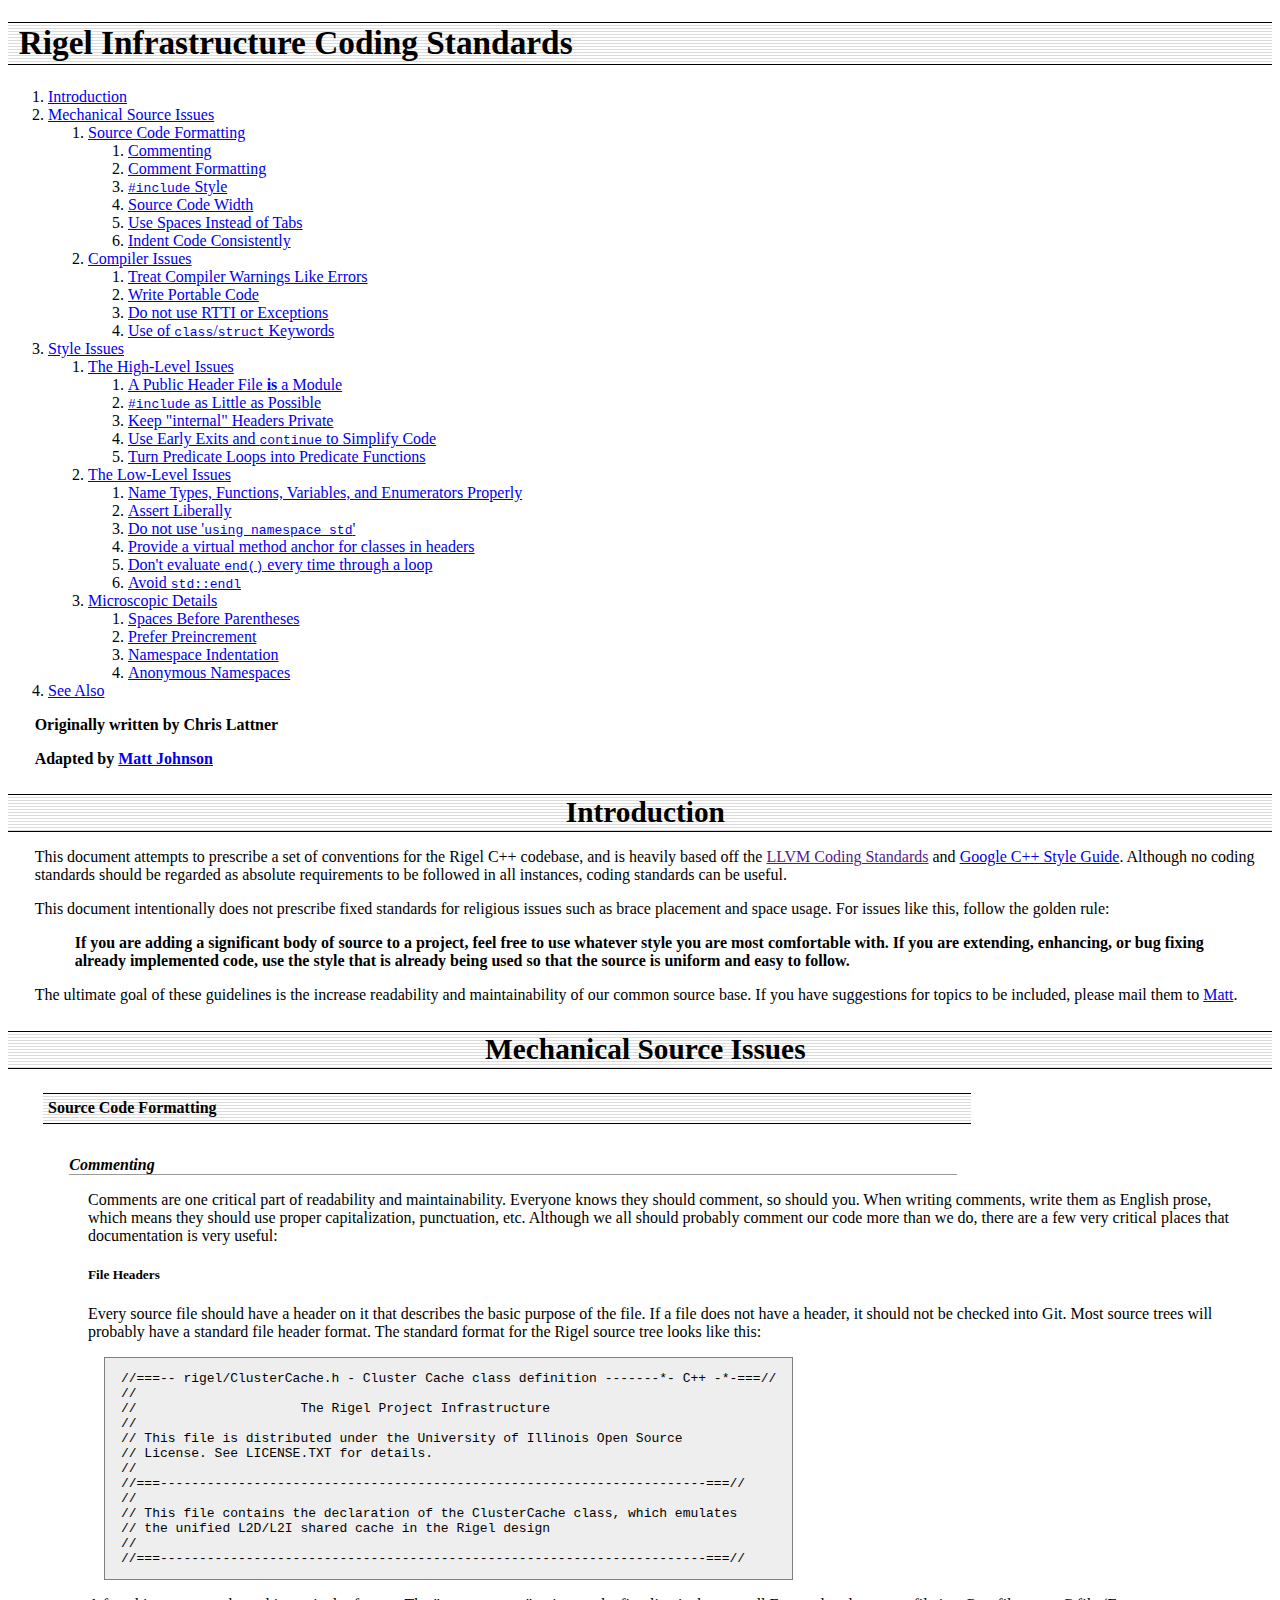
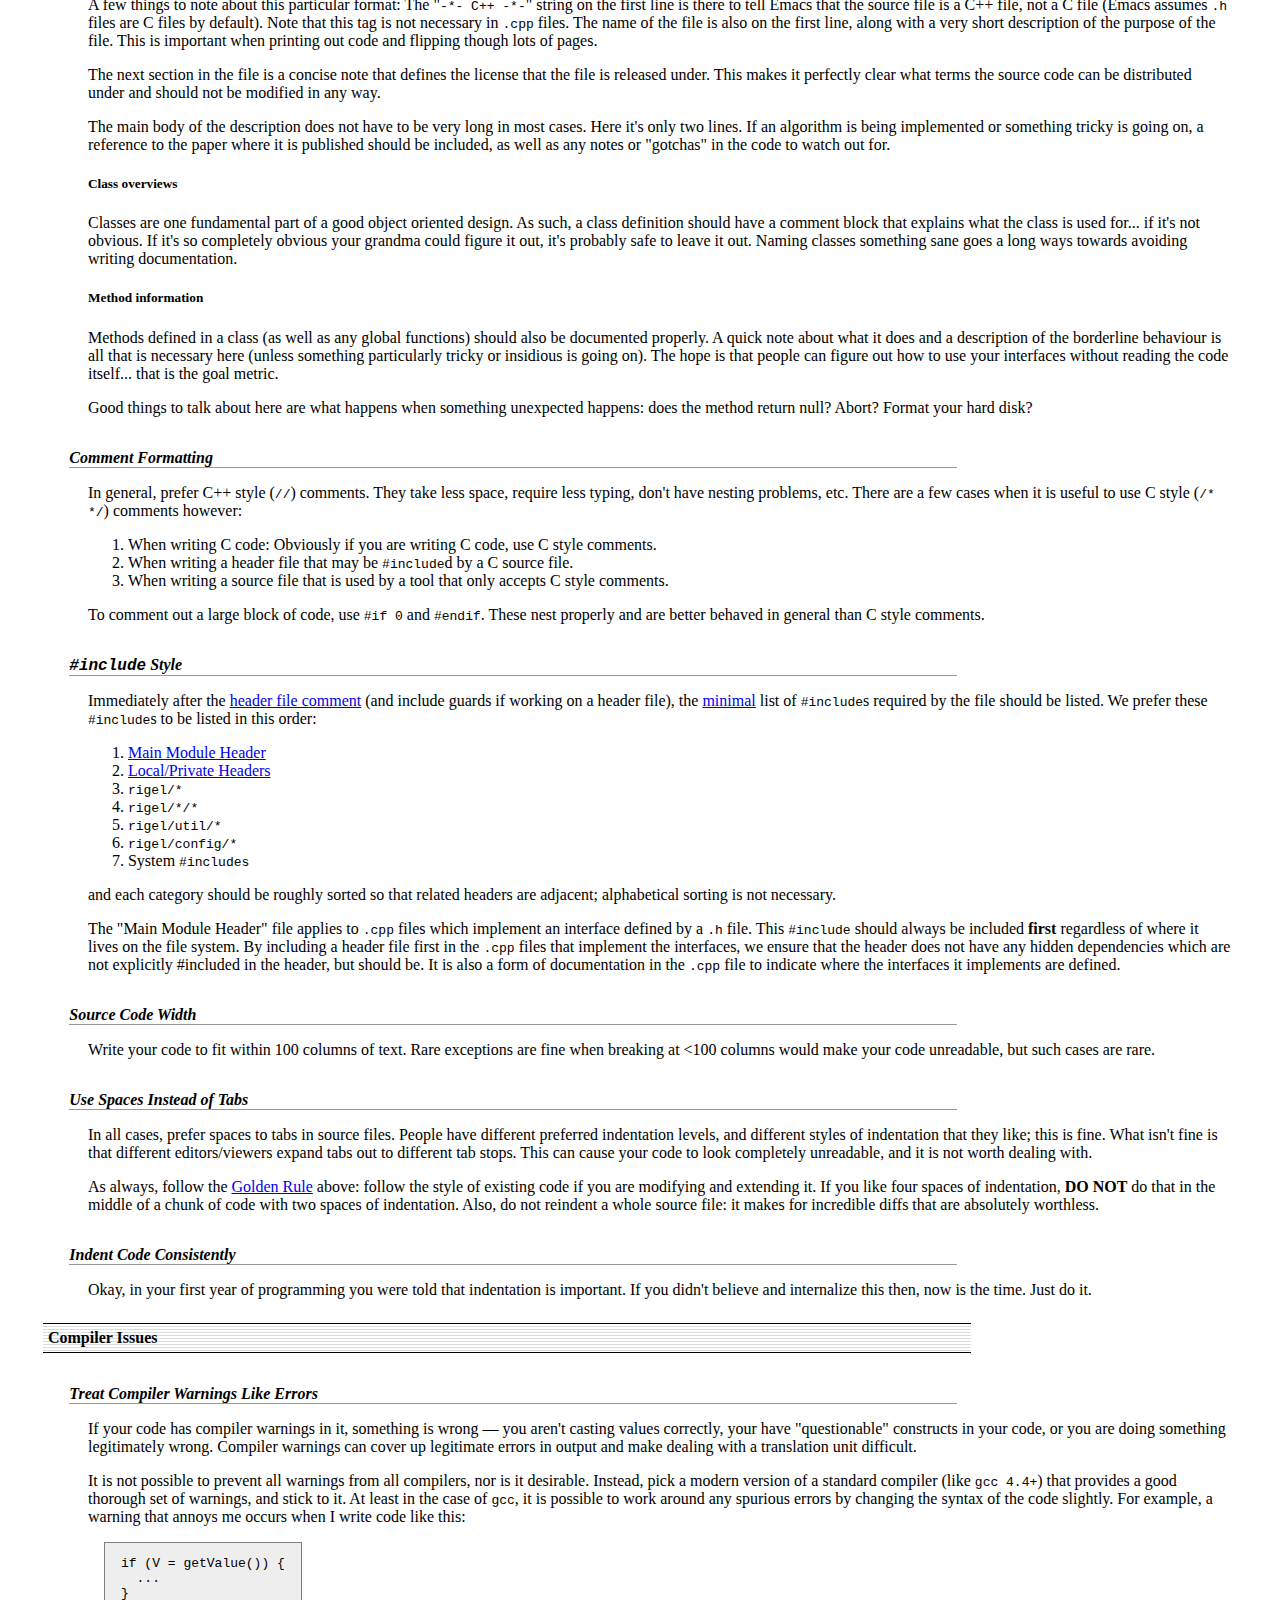
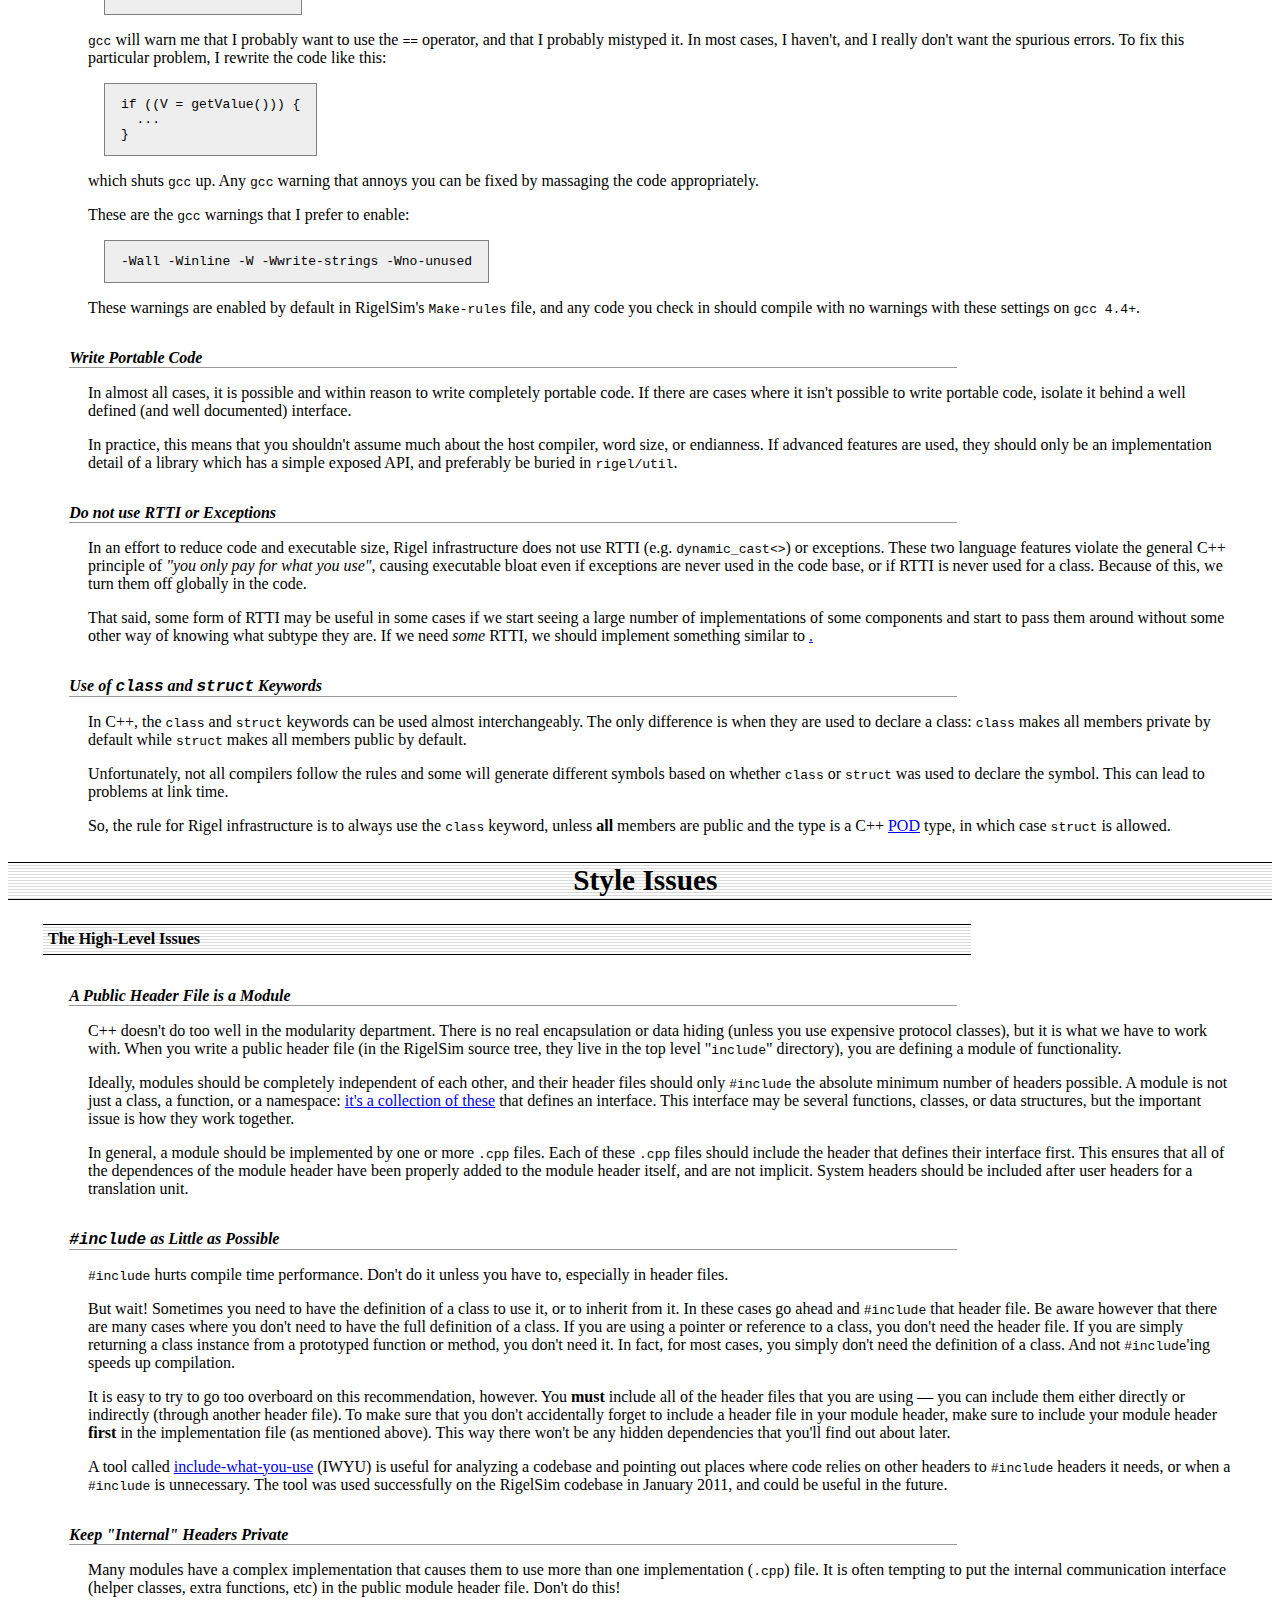
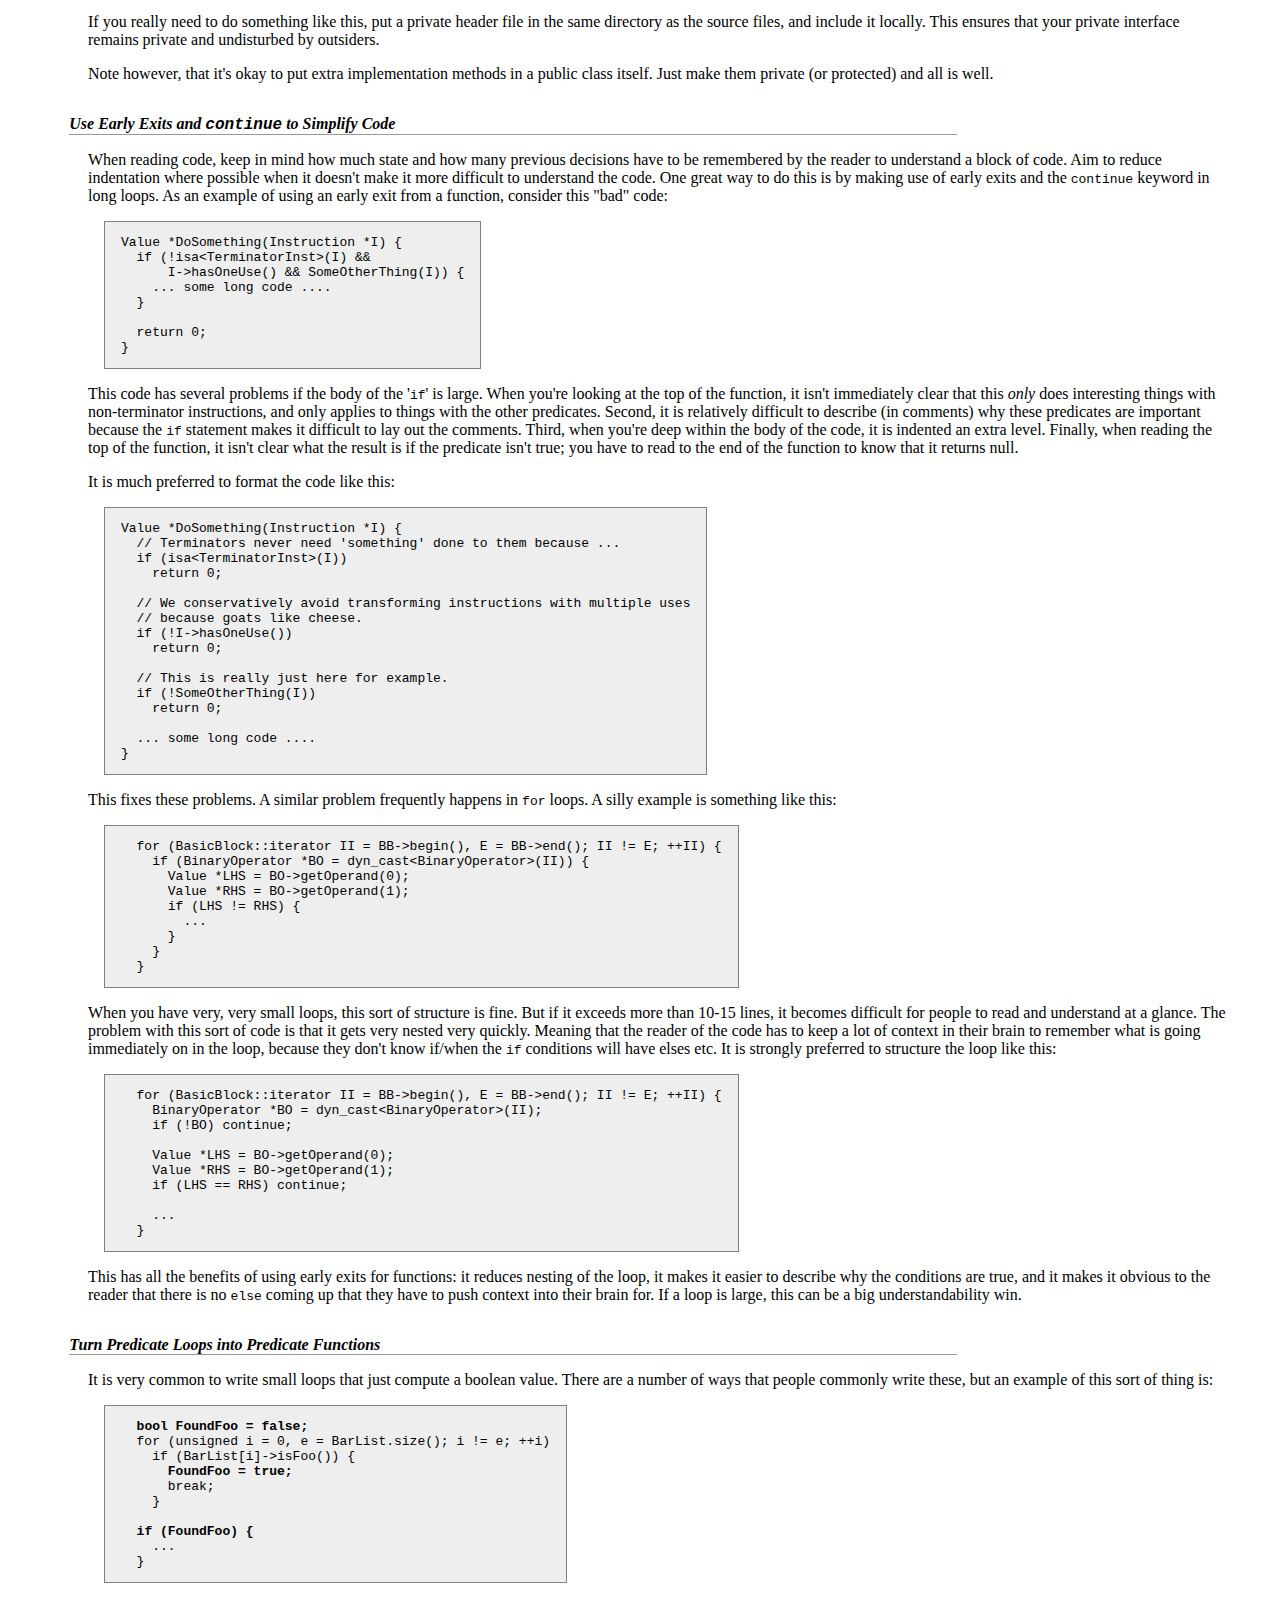
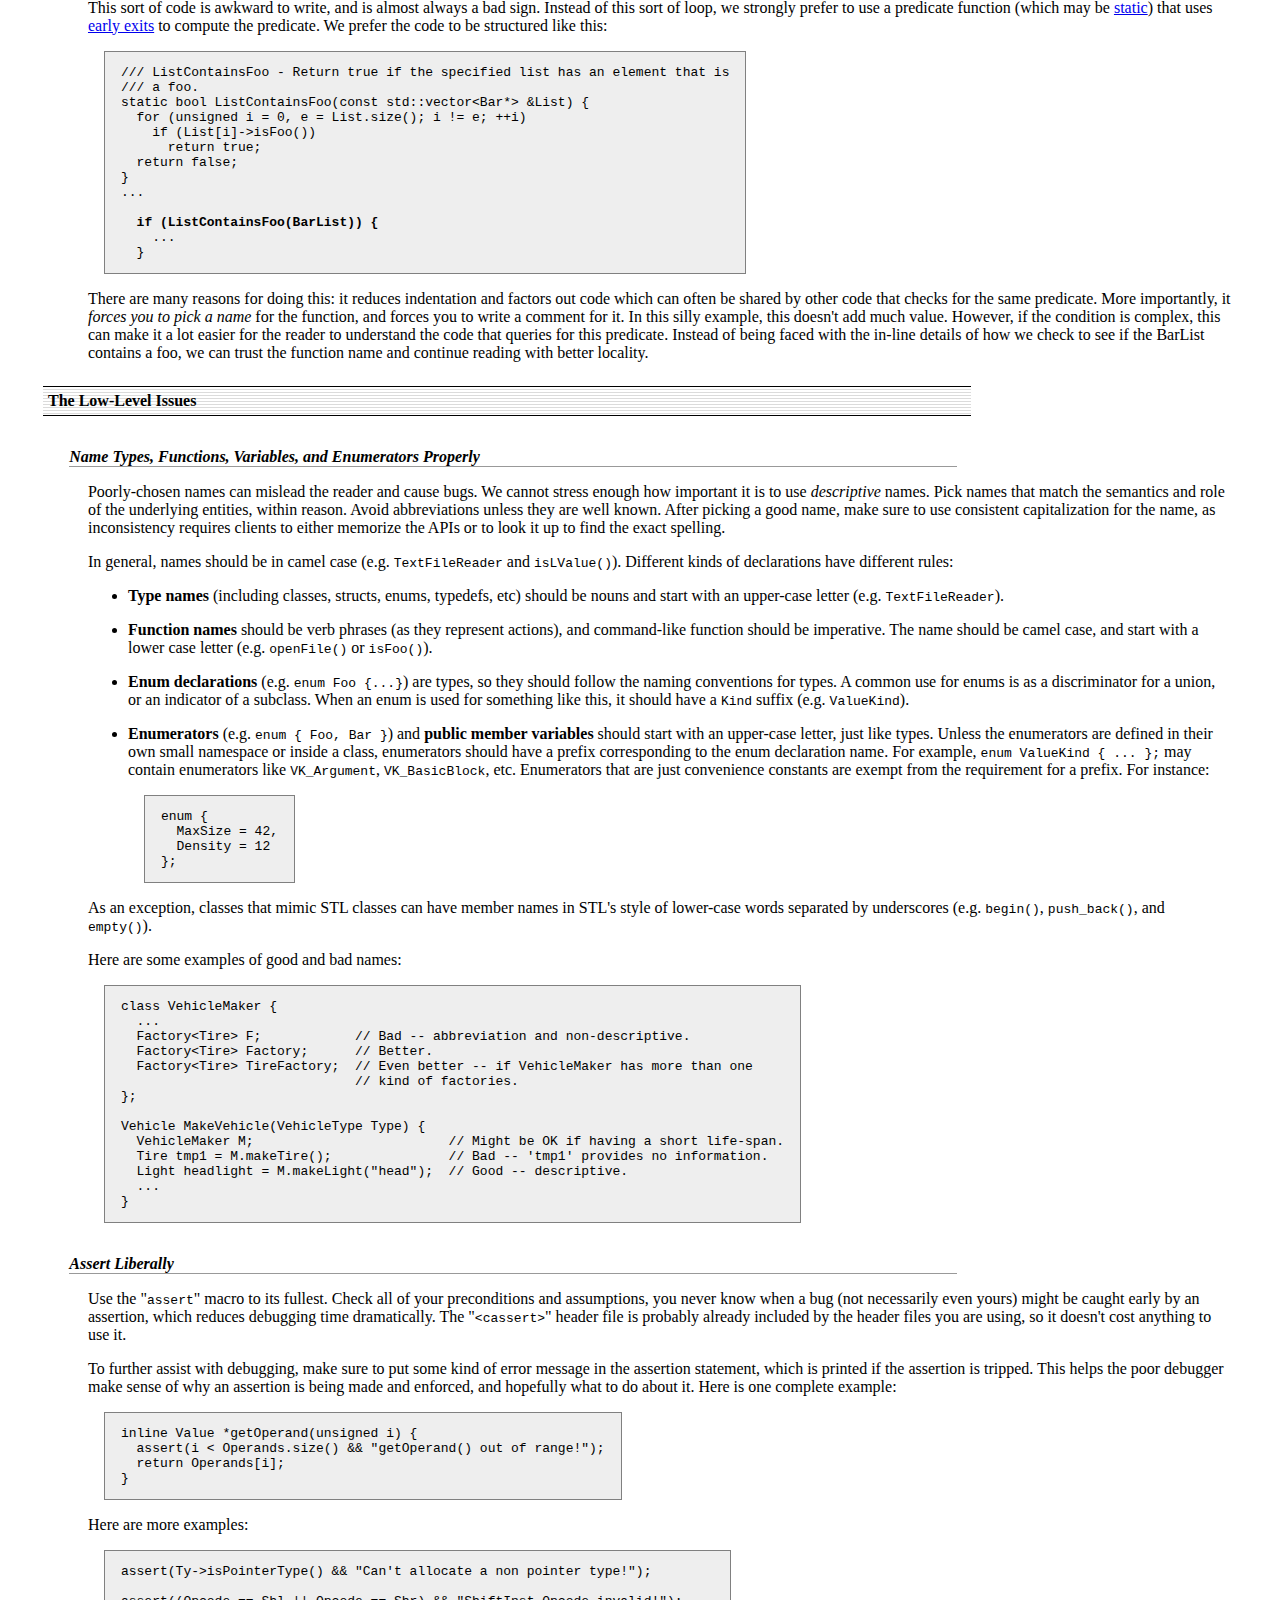
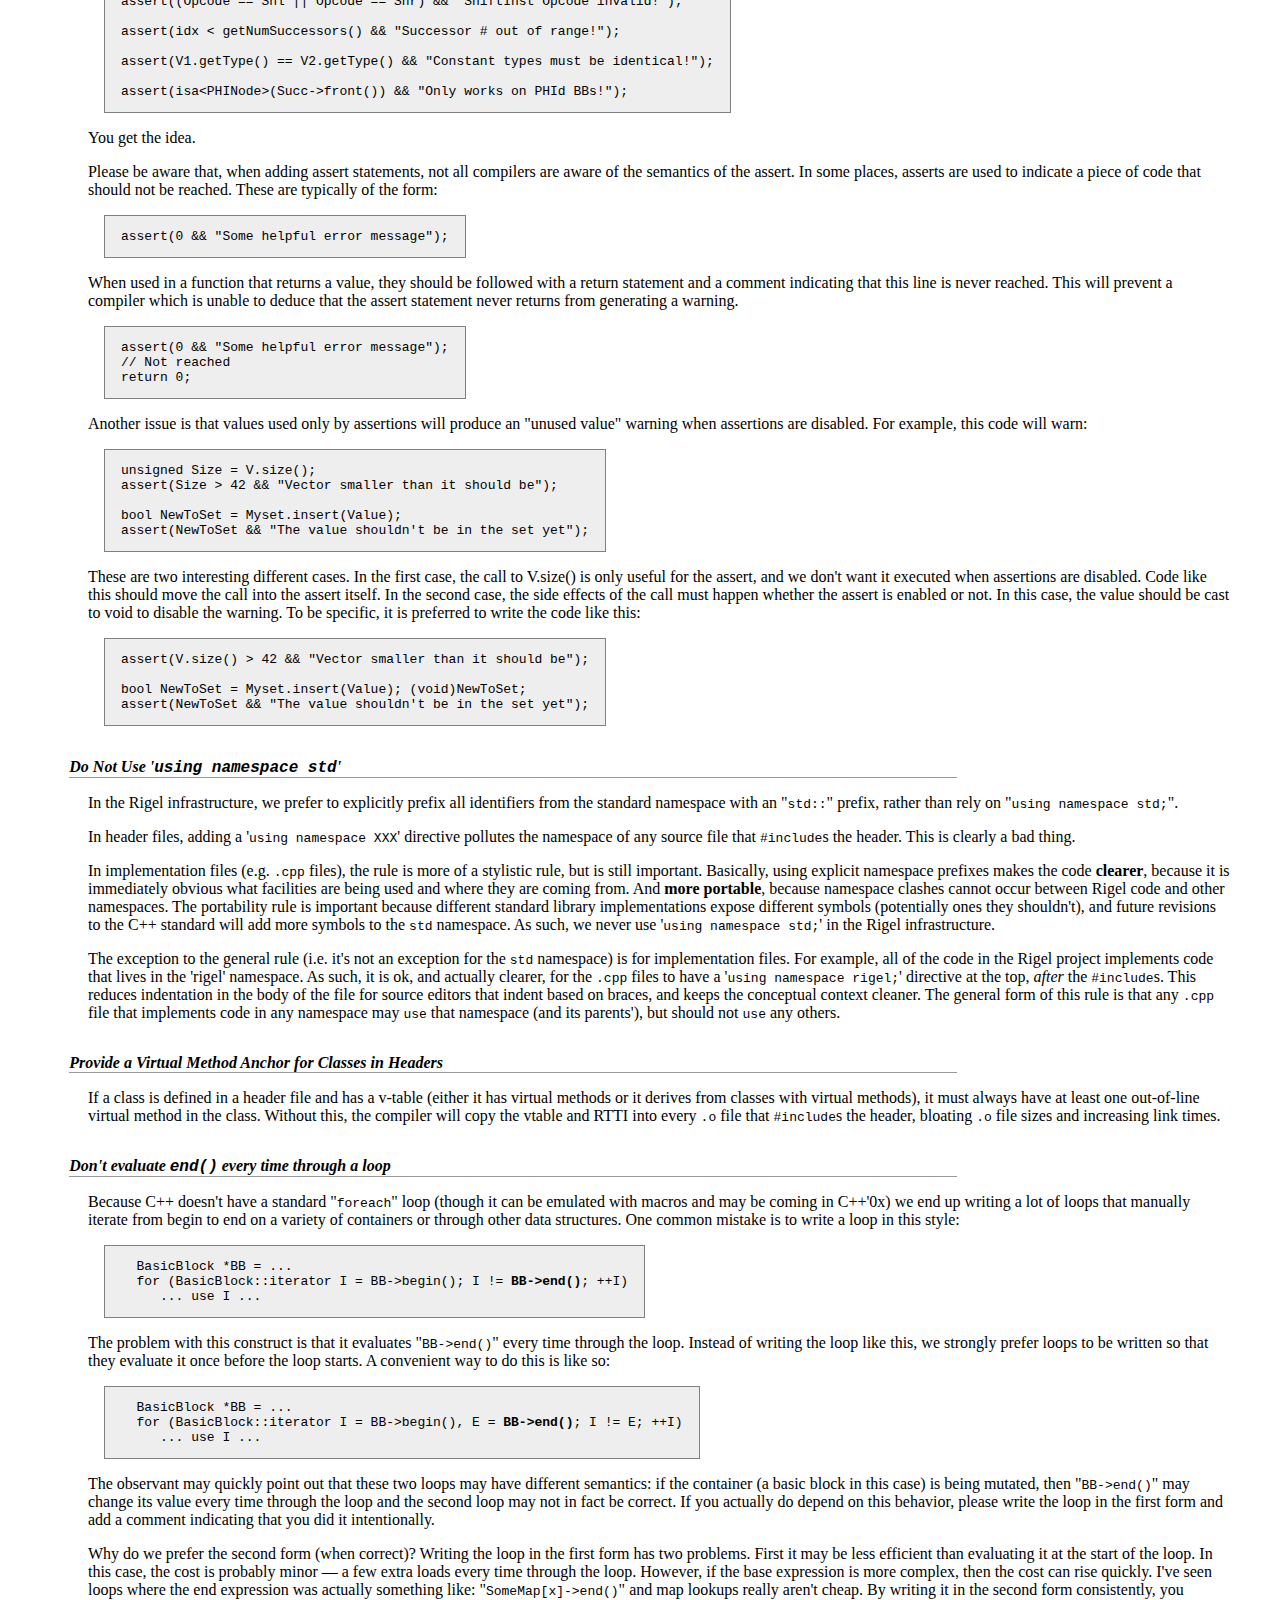
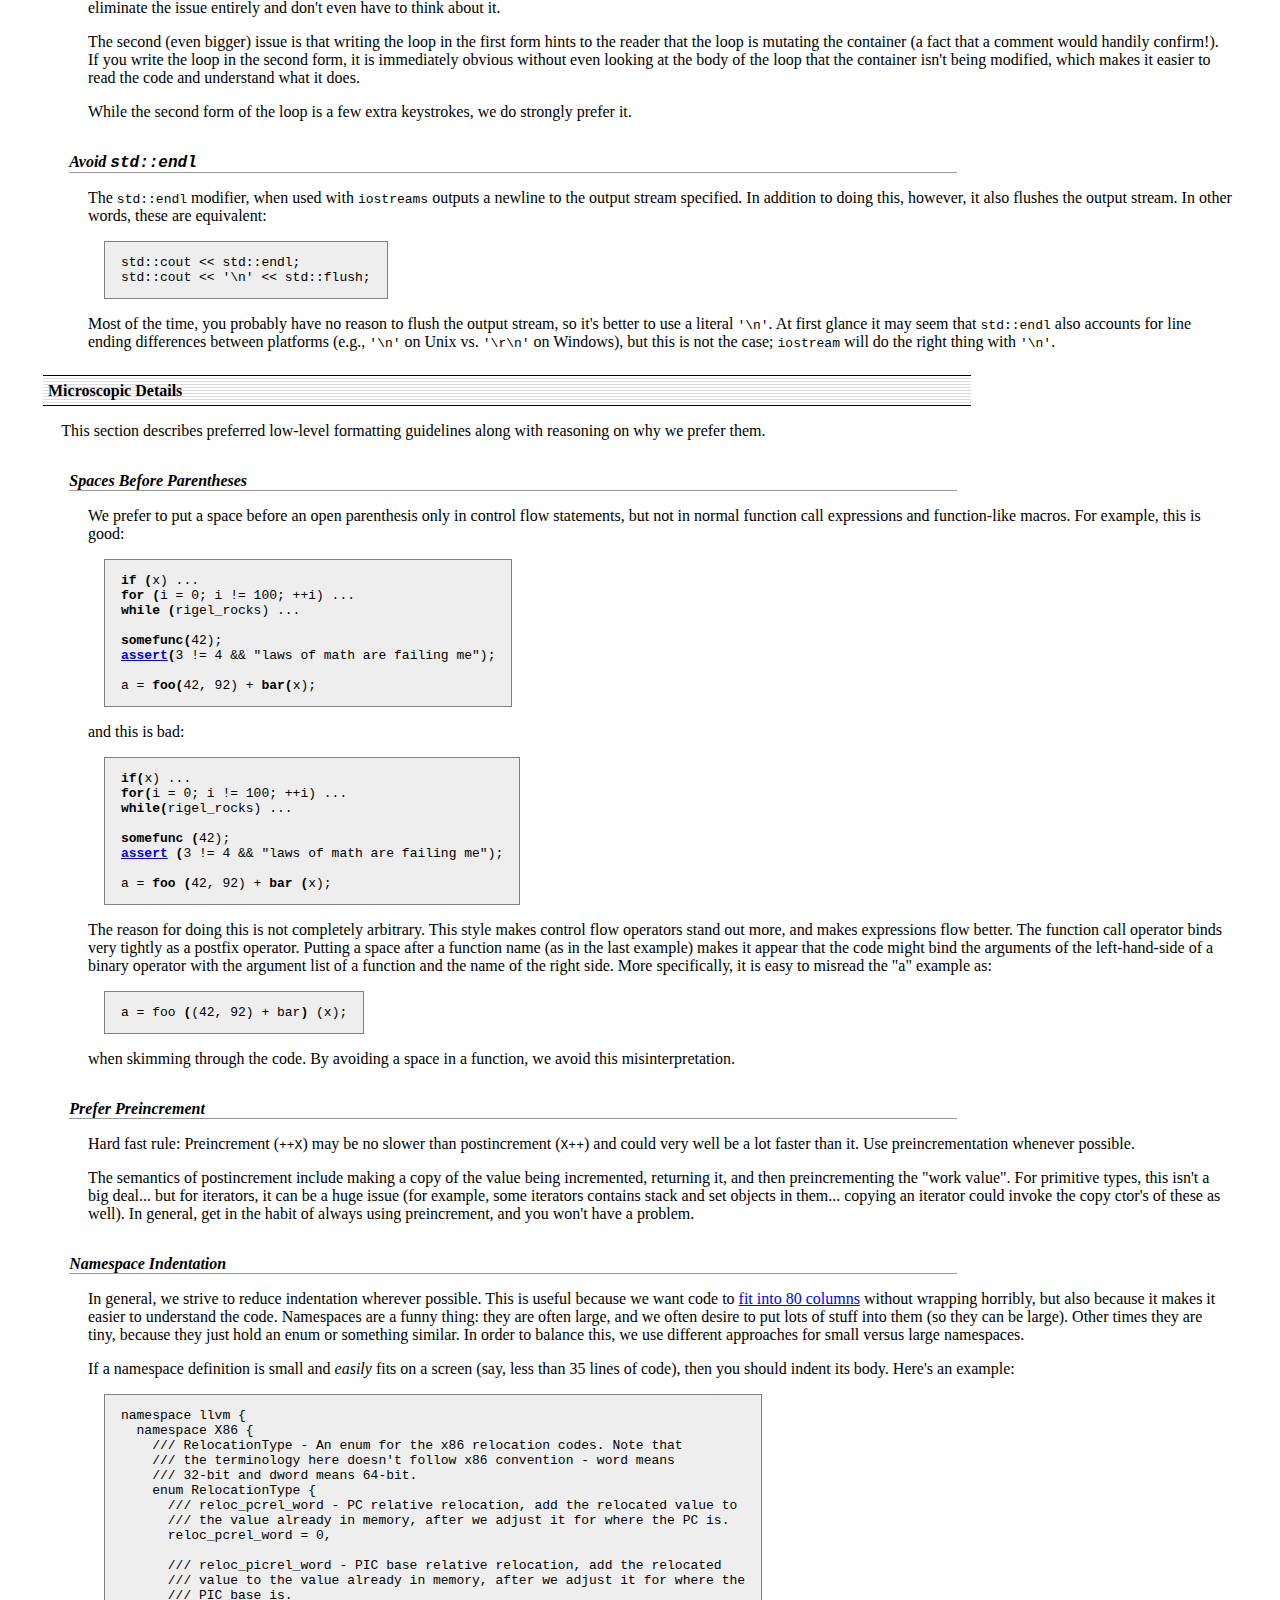
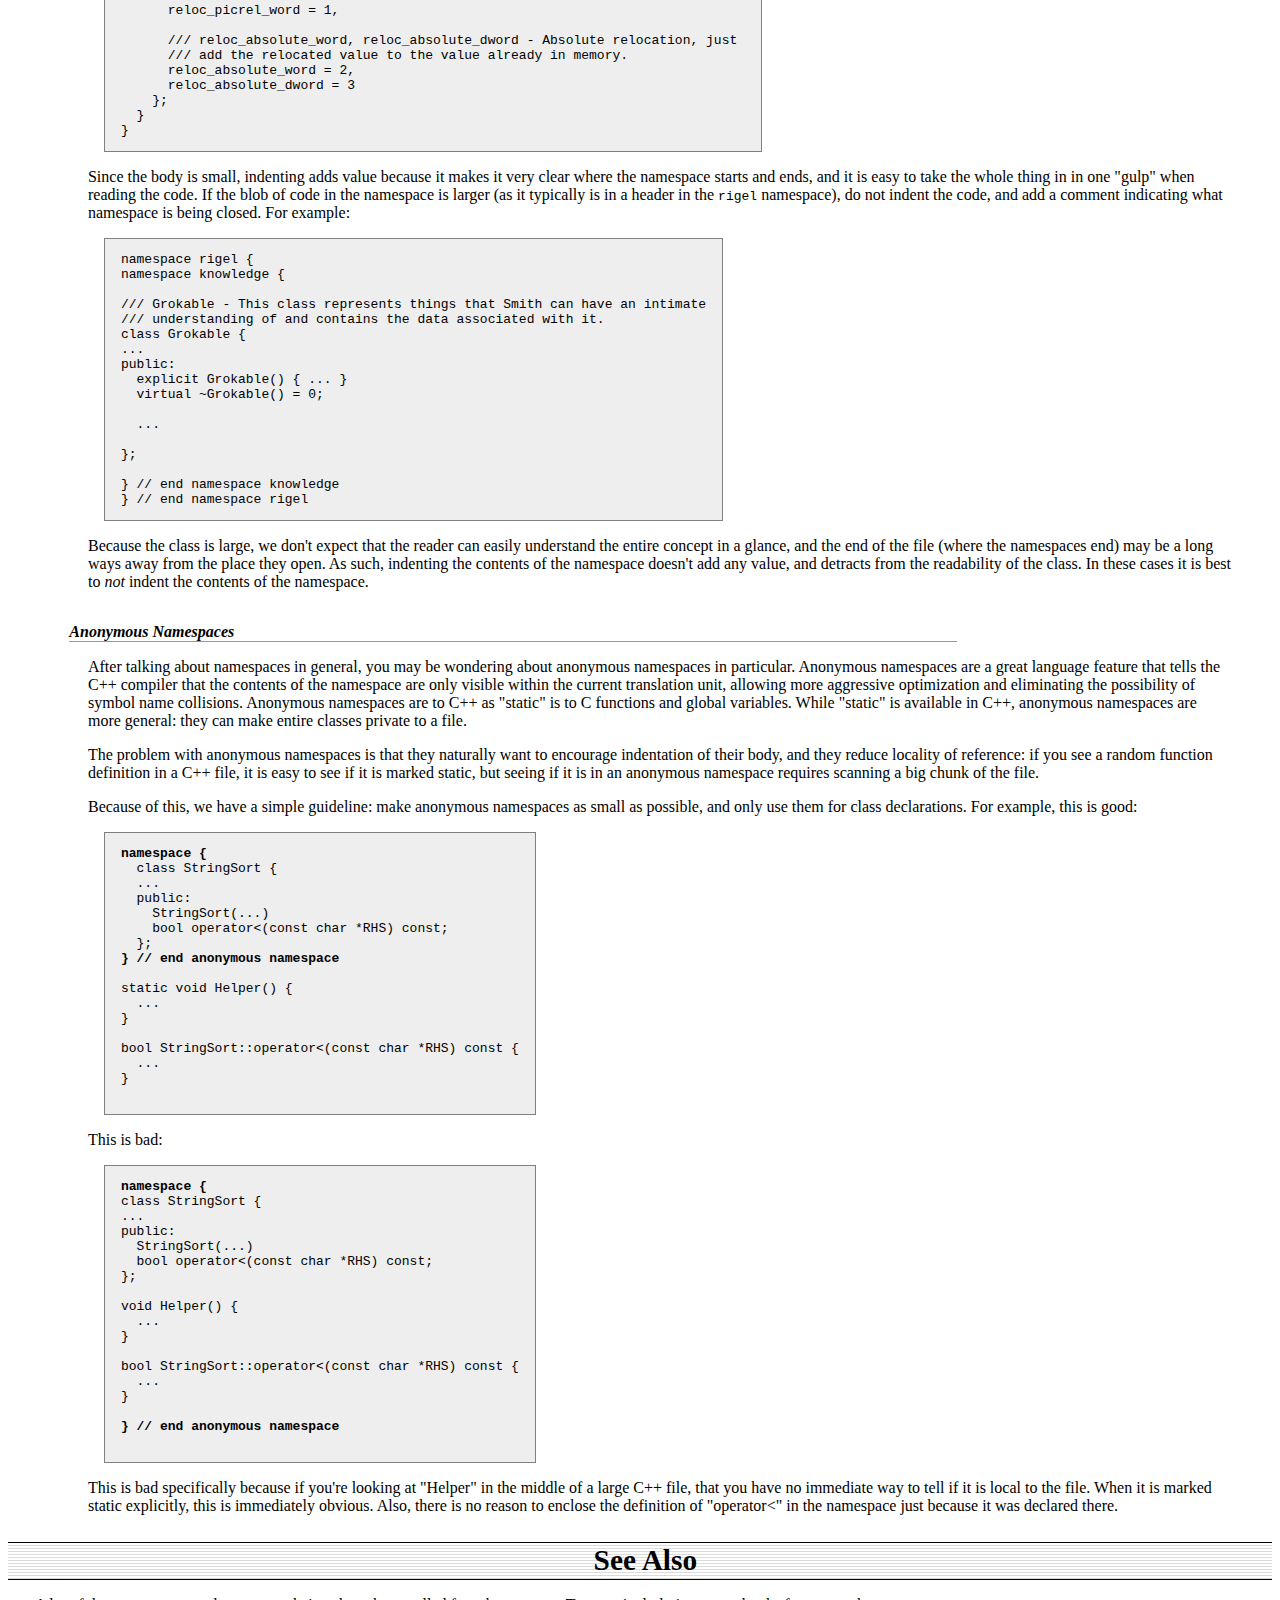
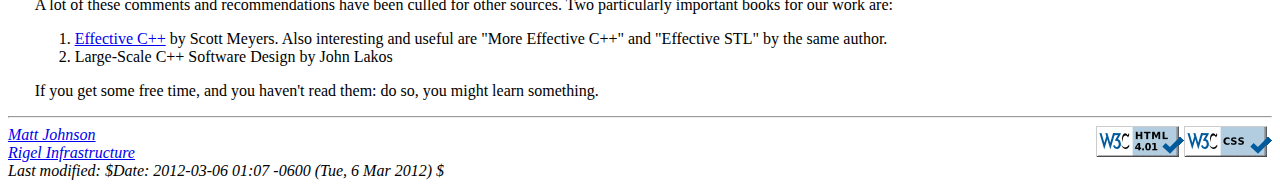
<file: RigelCodingStandards.html>
<!DOCTYPE html PUBLIC "-//W3C//DTD HTML 4.01//EN" "http://www.w3.org/TR/html4/strict.dtd">
<!-- saved from url=(0054)#introduction -->
<html><head><meta http-equiv="Content-Type" content="text/html; charset=ISO-8859-1">
  <link rel="stylesheet" href="/static/css/rigel.css" type="text/css">
  <title>Rigel Infrastructure Coding Standards</title>
</head>
<body>

<h1>
  Rigel Infrastructure Coding Standards
</h1>

<ol>
  <li><a href="#introduction">Introduction</a></li>
  <li><a href="#mechanicalissues">Mechanical Source Issues</a>
    <ol>
      <li><a href="#sourceformating">Source Code Formatting</a>
        <ol>
          <li><a href="#scf_commenting">Commenting</a></li>
          <li><a href="#scf_commentformat">Comment Formatting</a></li>
          <li><a href="#scf_includes"><tt>#include</tt> Style</a></li>
          <li><a href="#scf_codewidth">Source Code Width</a></li>
          <li><a href="#scf_spacestabs">Use Spaces Instead of Tabs</a></li>
          <li><a href="#scf_indentation">Indent Code Consistently</a></li>
        </ol></li>
      <li><a href="#compilerissues">Compiler Issues</a>
        <ol>
          <li><a href="#ci_warningerrors">Treat Compiler Warnings Like
              Errors</a></li>
          <li><a href="#ci_portable_code">Write Portable Code</a></li>
          <li><a href="#ci_rtti_exceptions">Do not use RTTI or Exceptions</a></li>
          <li><a href="#ci_class_struct">Use of <tt>class</tt>/<tt>struct</tt> Keywords</a></li>
        </ol></li>
    </ol></li>
  <li><a href="#styleissues">Style Issues</a>
    <ol>
      <li><a href="#macro">The High-Level Issues</a>
        <ol>
          <li><a href="#hl_module">A Public Header File <b>is</b> a
              Module</a></li>
          <li><a href="#hl_dontinclude"><tt>#include</tt> as Little as Possible</a></li>
          <li><a href="#hl_privateheaders">Keep "internal" Headers
              Private</a></li>
          <li><a href="#hl_earlyexit">Use Early Exits and <tt>continue</tt> to Simplify
              Code</a></li>
          <li><a href="#hl_predicateloops">Turn Predicate Loops into Predicate
              Functions</a></li>
        </ol></li>
      <li><a href="#micro">The Low-Level Issues</a>
        <ol>
          <li><a href="#ll_naming">Name Types, Functions, Variables, and Enumerators Properly</a></li>
          <li><a href="#ll_assert">Assert Liberally</a></li>
          <li><a href="#ll_ns_std">Do not use '<tt>using namespace std</tt>'</a></li>
          <li><a href="#ll_virtual_anch">Provide a virtual method anchor for
              classes in headers</a></li>
          <li><a href="#ll_end">Don't evaluate <tt>end()</tt> every time through a
              loop</a></li>
          <li><a href="#ll_avoidendl">Avoid <tt>std::endl</tt></a></li>
        </ol></li>
        
      <li><a href="#nano">Microscopic Details</a>
        <ol>
          <li><a href="#micro_spaceparen">Spaces Before Parentheses</a></li>
          <li><a href="#micro_preincrement">Prefer Preincrement</a></li>
          <li><a href="#micro_namespaceindent">Namespace Indentation</a></li>
          <li><a href="#micro_anonns">Anonymous Namespaces</a></li>
        </ol></li>

        
    </ol></li>
  <li><a href="#seealso">See Also</a></li>
</ol>

<div class="doc_author">
  <p>Originally written by Chris Lattner</p>
  <p>Adapted by <a href="mailto:johnso87@crhc.illinois.edu">Matt Johnson</a></p>
</div>


<!-- *********************************************************************** -->
<h2>
  <a name="introduction">Introduction</a>
</h2>
<!-- *********************************************************************** -->

<div>

<p>This document attempts to prescribe a set of conventions for the
Rigel C++ codebase, and is heavily based off the 
<a href="">LLVM Coding Standards</a> and 
<a href="http://google-styleguide.googlecode.com/svn/trunk/cppguide.xml">Google C++ Style Guide</a>.
Although no coding standards should be regarded as
absolute requirements to be followed in all instances, coding standards can be
useful.</p>

<p>This document intentionally does not prescribe fixed standards for religious
issues such as brace placement and space usage.  For issues like this, follow
the golden rule:</p>

<blockquote>

<p><b><a name="goldenrule">If you are adding a significant body of source to a
project, feel free to use whatever style you are most comfortable with.  If you
are extending, enhancing, or bug fixing already implemented code, use the style
that is already being used so that the source is uniform and easy to
follow.</a></b></p>

</blockquote>

<p>The ultimate goal of these guidelines is the increase readability and
maintainability of our common source base. If you have suggestions for topics to
be included, please mail them to <a href="mailto:johnso87@crhc.illinois.edu">Matt</a>.</p>

</div>

<!-- *********************************************************************** -->
<h2>
  <a name="mechanicalissues">Mechanical Source Issues</a>
</h2>
<!-- *********************************************************************** -->

<div>

<!-- ======================================================================= -->
<h3>
  <a name="sourceformating">Source Code Formatting</a>
</h3>

<div>

<!-- _______________________________________________________________________ -->
<h4>
  <a name="scf_commenting">Commenting</a>
</h4>

<div>

<p>Comments are one critical part of readability and maintainability.  Everyone
knows they should comment, so should you.  When writing comments, write them as
English prose, which means they should use proper capitalization, punctuation,
etc.  Although we all should probably
comment our code more than we do, there are a few very critical places that
documentation is very useful:</p>

<h5>File Headers</h5>

<div>

<p>Every source file should have a header on it that describes the basic 
purpose of the file.  If a file does not have a header, it should not be 
checked into Git.  Most source trees will probably have a standard
file header format.  The standard format for the Rigel source tree looks like
this:</p>

<div class="doc_code">
<pre>//===-- rigel/ClusterCache.h - Cluster Cache class definition -------*- C++ -*-===//
//
//                     The Rigel Project Infrastructure
//
// This file is distributed under the University of Illinois Open Source
// License. See LICENSE.TXT for details.
//
//===----------------------------------------------------------------------===//
//
// This file contains the declaration of the ClusterCache class, which emulates
// the unified L2D/L2I shared cache in the Rigel design
//
//===----------------------------------------------------------------------===//
</pre>
</div>

<p>A few things to note about this particular format:  The "<tt>-*- C++
-*-</tt>" string on the first line is there to tell Emacs that the source file
is a C++ file, not a C file (Emacs assumes <tt>.h</tt> files are C files by default).
Note that this tag is not necessary in <tt>.cpp</tt> files.  The name of the file is also
on the first line, along with a very short description of the purpose of the
file.  This is important when printing out code and flipping though lots of
pages.</p>

<p>The next section in the file is a concise note that defines the license
that the file is released under.  This makes it perfectly clear what terms the
source code can be distributed under and should not be modified in any way.</p>

<p>The main body of the description does not have to be very long in most cases.
Here it's only two lines.  If an algorithm is being implemented or something
tricky is going on, a reference to the paper where it is published should be
included, as well as any notes or "gotchas" in the code to watch out for.</p>

</div>

<h5>Class overviews</h5>

<p>Classes are one fundamental part of a good object oriented design.  As such,
a class definition should have a comment block that explains what the class is
used for... if it's not obvious.  If it's so completely obvious your grandma
could figure it out, it's probably safe to leave it out.  Naming classes
something sane goes a long ways towards avoiding writing documentation.</p>


<h5>Method information</h5>

<div>

<p>Methods defined in a class (as well as any global functions) should also be
documented properly.  A quick note about what it does and a description of the
borderline behaviour is all that is necessary here (unless something
particularly tricky or insidious is going on).  The hope is that people can
figure out how to use your interfaces without reading the code itself... that is
the goal metric.</p>

<p>Good things to talk about here are what happens when something unexpected
happens: does the method return null?  Abort?  Format your hard disk?</p>

</div>

</div>

<!-- _______________________________________________________________________ -->
<h4>
  <a name="scf_commentformat">Comment Formatting</a>
</h4>

<div>

<p>In general, prefer C++ style (<tt>//</tt>) comments.  They take less space,
require less typing, don't have nesting problems, etc.  There are a few cases
when it is useful to use C style (<tt>/* */</tt>) comments however:</p>

<ol>
  <li>When writing C code: Obviously if you are writing C code, use C style
      comments.</li>
  <li>When writing a header file that may be <tt>#include</tt>d by a C source
      file.</li>
  <li>When writing a source file that is used by a tool that only accepts C
      style comments.</li>
</ol>

<p>To comment out a large block of code, use <tt>#if 0</tt> and <tt>#endif</tt>.
These nest properly and are better behaved in general than C style comments.</p>

</div>

<!-- _______________________________________________________________________ -->
<h4>
  <a name="scf_includes"><tt>#include</tt> Style</a>
</h4>

<div>

<p>Immediately after the <a href="#scf_commenting">header file comment</a> (and
include guards if working on a header file), the <a href="#hl_dontinclude">minimal</a> list of <tt>#include</tt>s required by the
file should be listed.  We prefer these <tt>#include</tt>s to be listed in this
order:</p>

<ol>
  <li><a href="#mmheader">Main Module Header</a></li>
  <li><a href="#hl_privateheaders">Local/Private Headers</a></li>
  <li><tt>rigel/*</tt></li>
  <li><tt>rigel/*/*</tt></li>
  <li><tt>rigel/util/*</tt></li>
  <li><tt>rigel/config/*</tt></li>
  <li>System <tt>#includes</tt></li>
</ol>

<p>and each category should be roughly sorted so that related headers are adjacent; alphabetical sorting is not necessary.</p>

<p><a name="mmheader">The "Main Module Header"</a> file applies to <tt>.cpp</tt> files
which implement an interface defined by a <tt>.h</tt> file.  This <tt>#include</tt>
should always be included <b>first</b> regardless of where it lives on the file
system.  By including a header file first in the <tt>.cpp</tt> files that implement the
interfaces, we ensure that the header does not have any hidden dependencies
which are not explicitly #included in the header, but should be.  It is also a
form of documentation in the <tt>.cpp</tt> file to indicate where the interfaces it
implements are defined.</p>

</div>

<!-- _______________________________________________________________________ -->
<h4>
  <a name="scf_codewidth">Source Code Width</a>
</h4>

<div>

<p>Write your code to fit within 100 columns of text.  Rare exceptions are fine
when breaking at &lt;100 columns would make your code unreadable, but such cases are rare.</p>

</div>

<!-- _______________________________________________________________________ -->
<h4>
  <a name="scf_spacestabs">Use Spaces Instead of Tabs</a>
</h4>

<div>

<p>In all cases, prefer spaces to tabs in source files.  People have different
preferred indentation levels, and different styles of indentation that they
like; this is fine.  What isn't fine is that different editors/viewers expand
tabs out to different tab stops.  This can cause your code to look completely
unreadable, and it is not worth dealing with.</p>

<p>As always, follow the <a href="#goldenrule">Golden Rule</a> above: follow the
style of existing code if you are modifying and extending it.  If you like four
spaces of indentation, <b>DO NOT</b> do that in the middle of a chunk of code
with two spaces of indentation.  Also, do not reindent a whole source file: it
makes for incredible diffs that are absolutely worthless.</p>

</div>

<!-- _______________________________________________________________________ -->
<h4>
  <a name="scf_indentation">Indent Code Consistently</a>
</h4>

<div>

<p>Okay, in your first year of programming you were told that indentation is
important.  If you didn't believe and internalize this then, now is the time.
Just do it.</p>

</div>

</div>

<!-- ======================================================================= -->
<h3>
  <a name="compilerissues">Compiler Issues</a>
</h3>

<div>

<!-- _______________________________________________________________________ -->
<h4>
  <a name="ci_warningerrors">Treat Compiler Warnings Like Errors</a>
</h4>

<div>

<p>If your code has compiler warnings in it, something is wrong � you
aren't casting values correctly, your have "questionable" constructs in your
code, or you are doing something legitimately wrong.  Compiler warnings can
cover up legitimate errors in output and make dealing with a translation unit
difficult.</p>

<p>It is not possible to prevent all warnings from all compilers, nor is it
desirable.  Instead, pick a modern version of a standard compiler (like <tt>gcc 4.4+</tt>) that provides
a good thorough set of warnings, and stick to it.  At least in the case of
<tt>gcc</tt>, it is possible to work around any spurious errors by changing the
syntax of the code slightly.  For example, a warning that annoys me occurs when
I write code like this:</p>

<div class="doc_code">
<pre>if (V = getValue()) {
  ...
}
</pre>
</div>

<p><tt>gcc</tt> will warn me that I probably want to use the <tt>==</tt>
operator, and that I probably mistyped it.  In most cases, I haven't, and I
really don't want the spurious errors.  To fix this particular problem, I
rewrite the code like this:</p>

<div class="doc_code">
<pre>if ((V = getValue())) {
  ...
}
</pre>
</div>

<p>which shuts <tt>gcc</tt> up.  Any <tt>gcc</tt> warning that annoys you can
be fixed by massaging the code appropriately.</p>

<p>These are the <tt>gcc</tt> warnings that I prefer to enable:</p>

<div class="doc_code">
<pre>-Wall -Winline -W -Wwrite-strings -Wno-unused
</pre>
</div>

<p>These warnings are enabled by default in RigelSim's <tt>Make-rules</tt> file, and any code
you check in should compile with no warnings with these settings on <tt>gcc 4.4+</tt>.</p>

</div>

<!-- _______________________________________________________________________ -->
<h4>
  <a name="ci_portable_code">Write Portable Code</a>
</h4>

<div>

<p>In almost all cases, it is possible and within reason to write completely
portable code.  If there are cases where it isn't possible to write portable
code, isolate it behind a well defined (and well documented) interface.</p>

<p>In practice, this means that you shouldn't assume much about the host
compiler, word size, or endianness.  If advanced features are used, they
should only be an implementation detail of a library which has a simple
exposed API, and preferably be buried in <tt>rigel/util</tt>.</p>

</div>

<!-- _______________________________________________________________________ -->
<h4>
<a name="ci_rtti_exceptions">Do not use RTTI or Exceptions</a>
</h4>
<div>

<p>In an effort to reduce code and executable size, Rigel infrastructure does not use RTTI
(e.g. <tt>dynamic_cast&lt;&gt;</tt>) or exceptions.  These two language features
violate the general C++ principle of <i>"you only pay for what you use"</i>,
causing executable bloat even if exceptions are never used in the code base, or
if RTTI is never used for a class.  Because of this, we turn them off globally
in the code.</p>

<p>That said, some form of RTTI may be useful in some cases if we start seeing
a large number of implementations of some components and start to pass them around
without some other way of knowing what subtype they are.  If we need <em>some</em>
RTTI, we should implement something similar to <a href=what LLVM has done"http://llvm.org/docs/ProgrammersManual.html#isa">.

</div>

<!-- _______________________________________________________________________ -->
<h4>
<a name="ci_class_struct">Use of <tt>class</tt> and <tt>struct</tt> Keywords</a>
</h4>
<div>

<p>In C++, the <tt>class</tt> and <tt>struct</tt> keywords can be used almost
interchangeably. The only difference is when they are used to declare a class:
<tt>class</tt> makes all members private by default while <tt>struct</tt> makes
all members public by default.</p>

<p>Unfortunately, not all compilers follow the rules and some will generate
different symbols based on whether <tt>class</tt> or <tt>struct</tt> was used to
declare the symbol.  This can lead to problems at link time.</p> 

<p>So, the rule for Rigel infrastructure is to always use the <tt>class</tt> keyword, unless
<b>all</b> members are public and the type is a C++
<a href="http://en.wikipedia.org/wiki/Plain_old_data_structure">POD</a> type, in
which case <tt>struct</tt> is allowed.</p>

</div>

</div>

</div>

<!-- *********************************************************************** -->
<h2>
  <a name="styleissues">Style Issues</a>
</h2>
<!-- *********************************************************************** -->

<div>

<!-- ======================================================================= -->
<h3>
  <a name="macro">The High-Level Issues</a>
</h3>
<!-- ======================================================================= -->

<div>

<!-- _______________________________________________________________________ -->
<h4>
  <a name="hl_module">A Public Header File <b>is</b> a Module</a>
</h4>

<div>

<p>C++ doesn't do too well in the modularity department.  There is no real
encapsulation or data hiding (unless you use expensive protocol classes), but it
is what we have to work with.  When you write a public header file (in the RigelSim
source tree, they live in the top level "<tt>include</tt>" directory), you are
defining a module of functionality.</p>

<p>Ideally, modules should be completely independent of each other, and their
header files should only <tt>#include</tt> the absolute minimum number of
headers possible. A module is not just a class, a function, or a
namespace: <a href="http://www.cuj.com/articles/2000/0002/0002c/0002c.htm">it's
a collection of these</a> that defines an interface.  This interface may be
several functions, classes, or data structures, but the important issue is how
they work together.</p>

<p>In general, a module should be implemented by one or more <tt>.cpp</tt>
files.  Each of these <tt>.cpp</tt> files should include the header that defines
their interface first.  This ensures that all of the dependences of the module
header have been properly added to the module header itself, and are not
implicit.  System headers should be included after user headers for a
translation unit.</p>

</div>

<!-- _______________________________________________________________________ -->
<h4>
  <a name="hl_dontinclude"><tt>#include</tt> as Little as Possible</a>
</h4>

<div>

<p><tt>#include</tt> hurts compile time performance.  Don't do it unless you
have to, especially in header files.</p>

<p>But wait! Sometimes you need to have the definition of a class to use it, or
to inherit from it.  In these cases go ahead and <tt>#include</tt> that header
file.  Be aware however that there are many cases where you don't need to have
the full definition of a class.  If you are using a pointer or reference to a
class, you don't need the header file.  If you are simply returning a class
instance from a prototyped function or method, you don't need it.  In fact, for
most cases, you simply don't need the definition of a class. And not
<tt>#include</tt>'ing speeds up compilation.</p>

<p>It is easy to try to go too overboard on this recommendation, however.  You
<b>must</b> include all of the header files that you are using � you can
include them either directly or indirectly (through another header file).  To
make sure that you don't accidentally forget to include a header file in your
module header, make sure to include your module header <b>first</b> in the
implementation file (as mentioned above).  This way there won't be any hidden
dependencies that you'll find out about later.</p>

<p>A tool called <a href="http://code.google.com/p/include-what-you-use/">include-what-you-use</a>
 (IWYU) is useful for analyzing a codebase and pointing out places where code relies
on other headers to <tt>#include</tt> headers it needs, or when a <tt>#include</tt> is unnecessary.
The tool was used successfully on the RigelSim codebase in January 2011, and could
be useful in the future.</p>

</div>

<!-- _______________________________________________________________________ -->
<h4>
  <a name="hl_privateheaders">Keep "Internal" Headers Private</a>
</h4>

<div>

<p>Many modules have a complex implementation that causes them to use more than
one implementation (<tt>.cpp</tt>) file.  It is often tempting to put the
internal communication interface (helper classes, extra functions, etc) in the
public module header file.  Don't do this!</p>

<p>If you really need to do something like this, put a private header file in
the same directory as the source files, and include it locally.  This ensures
that your private interface remains private and undisturbed by outsiders.</p>

<p>Note however, that it's okay to put extra implementation methods in a public
class itself. Just make them private (or protected) and all is well.</p>

</div>

<!-- _______________________________________________________________________ -->
<h4>
  <a name="hl_earlyexit">Use Early Exits and <tt>continue</tt> to Simplify Code</a>
</h4>

<div>

<p>When reading code, keep in mind how much state and how many previous
decisions have to be remembered by the reader to understand a block of code.
Aim to reduce indentation where possible when it doesn't make it more difficult
to understand the code.  One great way to do this is by making use of early
exits and the <tt>continue</tt> keyword in long loops.  As an example of using
an early exit from a function, consider this "bad" code:</p>

<div class="doc_code">
<pre>Value *DoSomething(Instruction *I) {
  if (!isa&lt;TerminatorInst&gt;(I) &amp;&amp;
      I-&gt;hasOneUse() &amp;&amp; SomeOtherThing(I)) {
    ... some long code ....
  }
  
  return 0;
}
</pre>
</div>

<p>This code has several problems if the body of the '<tt>if</tt>' is large.
When you're looking at the top of the function, it isn't immediately clear that
this <em>only</em> does interesting things with non-terminator instructions, and
only applies to things with the other predicates.  Second, it is relatively
difficult to describe (in comments) why these predicates are important because
the <tt>if</tt> statement makes it difficult to lay out the comments.  Third,
when you're deep within the body of the code, it is indented an extra level.
Finally, when reading the top of the function, it isn't clear what the result is
if the predicate isn't true; you have to read to the end of the function to know
that it returns null.</p>

<p>It is much preferred to format the code like this:</p>

<div class="doc_code">
<pre>Value *DoSomething(Instruction *I) {
  // Terminators never need 'something' done to them because ... 
  if (isa&lt;TerminatorInst&gt;(I))
    return 0;

  // We conservatively avoid transforming instructions with multiple uses
  // because goats like cheese.
  if (!I-&gt;hasOneUse())
    return 0;

  // This is really just here for example.
  if (!SomeOtherThing(I))
    return 0;
    
  ... some long code ....
}
</pre>
</div>

<p>This fixes these problems.  A similar problem frequently happens in <tt>for</tt>
loops.  A silly example is something like this:</p>

<div class="doc_code">
<pre>  for (BasicBlock::iterator II = BB-&gt;begin(), E = BB-&gt;end(); II != E; ++II) {
    if (BinaryOperator *BO = dyn_cast&lt;BinaryOperator&gt;(II)) {
      Value *LHS = BO-&gt;getOperand(0);
      Value *RHS = BO-&gt;getOperand(1);
      if (LHS != RHS) {
        ...
      }
    }
  }
</pre>
</div>

<p>When you have very, very small loops, this sort of structure is fine. But if
it exceeds more than 10-15 lines, it becomes difficult for people to read and
understand at a glance. The problem with this sort of code is that it gets very
nested very quickly. Meaning that the reader of the code has to keep a lot of
context in their brain to remember what is going immediately on in the loop,
because they don't know if/when the <tt>if</tt> conditions will have elses etc.
It is strongly preferred to structure the loop like this:</p>

<div class="doc_code">
<pre>  for (BasicBlock::iterator II = BB-&gt;begin(), E = BB-&gt;end(); II != E; ++II) {
    BinaryOperator *BO = dyn_cast&lt;BinaryOperator&gt;(II);
    if (!BO) continue;
    
    Value *LHS = BO-&gt;getOperand(0);
    Value *RHS = BO-&gt;getOperand(1);
    if (LHS == RHS) continue;

    ...
  }
</pre>
</div>

<p>This has all the benefits of using early exits for functions: it reduces
nesting of the loop, it makes it easier to describe why the conditions are true,
and it makes it obvious to the reader that there is no <tt>else</tt> coming up
that they have to push context into their brain for.  If a loop is large, this
can be a big understandability win.</p>

</div>

<!-- _______________________________________________________________________ -->
<h4>
  <a name="hl_predicateloops">Turn Predicate Loops into Predicate Functions</a>
</h4>

<div>

<p>It is very common to write small loops that just compute a boolean value.
There are a number of ways that people commonly write these, but an example of
this sort of thing is:</p>
   
<div class="doc_code">
<pre>  <b>bool FoundFoo = false;</b>
  for (unsigned i = 0, e = BarList.size(); i != e; ++i)
    if (BarList[i]-&gt;isFoo()) {
      <b>FoundFoo = true;</b>
      break;
    }
    
  <b>if (FoundFoo) {</b>
    ...
  }
</pre>
</div>

<p>This sort of code is awkward to write, and is almost always a bad sign.
Instead of this sort of loop, we strongly prefer to use a predicate function
(which may be <a href="#micro_anonns">static</a>) that uses
<a href="#hl_earlyexit">early exits</a> to compute the predicate.  We prefer
the code to be structured like this:</p>

<div class="doc_code">
<pre>/// ListContainsFoo - Return true if the specified list has an element that is
/// a foo.
static bool ListContainsFoo(const std::vector&lt;Bar*&gt; &amp;List) {
  for (unsigned i = 0, e = List.size(); i != e; ++i)
    if (List[i]-&gt;isFoo())
      return true;
  return false;
}
...

  <b>if (ListContainsFoo(BarList)) {</b>
    ...
  }
</pre>
</div>

<p>There are many reasons for doing this: it reduces indentation and factors out
code which can often be shared by other code that checks for the same predicate.
More importantly, it <em>forces you to pick a name</em> for the function, and
forces you to write a comment for it.  In this silly example, this doesn't add
much value.  However, if the condition is complex, this can make it a lot easier
for the reader to understand the code that queries for this predicate.  Instead
of being faced with the in-line details of how we check to see if the BarList
contains a foo, we can trust the function name and continue reading with better
locality.</p>

</div>

</div>

<!-- ======================================================================= -->
<h3>
  <a name="micro">The Low-Level Issues</a>
</h3>
<!-- ======================================================================= -->

<div>

<!-- _______________________________________________________________________ -->
<h4>
  <a name="ll_naming">
    Name Types, Functions, Variables, and Enumerators Properly
  </a>
</h4>

<div>

<p>Poorly-chosen names can mislead the reader and cause bugs. We cannot stress
enough how important it is to use <em>descriptive</em> names.  Pick names that
match the semantics and role of the underlying entities, within reason.  Avoid
abbreviations unless they are well known.  After picking a good name, make sure
to use consistent capitalization for the name, as inconsistency requires clients
to either memorize the APIs or to look it up to find the exact spelling.</p>

<p>In general, names should be in camel case (e.g. <tt>TextFileReader</tt>
and <tt>isLValue()</tt>).  Different kinds of declarations have different
rules:</p>

<ul>
<li><p><b>Type names</b> (including classes, structs, enums, typedefs, etc)
  should be nouns and start with an upper-case letter (e.g.
  <tt>TextFileReader</tt>).</p></li>
  
<li><p><b>Function names</b> should be verb phrases (as they represent
    actions), and command-like function should be imperative.  The name should
    be camel case, and start with a lower case letter (e.g. <tt>openFile()</tt>
    or <tt>isFoo()</tt>).</p></li>

<li><p><b>Enum declarations</b> (e.g. <tt>enum Foo {...}</tt>) are types, so
    they should follow the naming conventions for types.  A common use for enums
    is as a discriminator for a union, or an indicator of a subclass.  When an
    enum is used for something like this, it should have a <tt>Kind</tt> suffix
    (e.g. <tt>ValueKind</tt>).</p></li>
  
<li><p><b>Enumerators</b> (e.g. <tt>enum { Foo, Bar }</tt>) and <b>public member
    variables</b> should start with an upper-case letter, just like types.
    Unless the enumerators are defined in their own small namespace or inside a
    class, enumerators should have a prefix corresponding to the enum
    declaration name.  For example, <tt>enum ValueKind { ... };</tt> may contain
    enumerators like <tt>VK_Argument</tt>, <tt>VK_BasicBlock</tt>, etc.
    Enumerators that are just convenience constants are exempt from the
    requirement for a prefix.  For instance:</p>

<div class="doc_code">
<pre>enum {
  MaxSize = 42,
  Density = 12
};
</pre>
</div>
</li>

</ul>
  
<p>As an exception, classes that mimic STL classes can have member names in
STL's style of lower-case words separated by underscores (e.g. <tt>begin()</tt>,
<tt>push_back()</tt>, and <tt>empty()</tt>).</p>

<p>Here are some examples of good and bad names:</p>

<div class="doc_code">
<pre>class VehicleMaker {
  ...
  Factory&lt;Tire&gt; F;            // Bad -- abbreviation and non-descriptive.
  Factory&lt;Tire&gt; Factory;      // Better.
  Factory&lt;Tire&gt; TireFactory;  // Even better -- if VehicleMaker has more than one
                              // kind of factories.
};

Vehicle MakeVehicle(VehicleType Type) {
  VehicleMaker M;                         // Might be OK if having a short life-span.
  Tire tmp1 = M.makeTire();               // Bad -- 'tmp1' provides no information.
  Light headlight = M.makeLight("head");  // Good -- descriptive.
  ...
}
</pre>
</div>

</div>


<!-- _______________________________________________________________________ -->
<h4>
  <a name="ll_assert">Assert Liberally</a>
</h4>

<div>

<p>Use the "<tt>assert</tt>" macro to its fullest.  Check all of your
preconditions and assumptions, you never know when a bug (not necessarily even
yours) might be caught early by an assertion, which reduces debugging time
dramatically.  The "<tt>&lt;cassert&gt;</tt>" header file is probably already
included by the header files you are using, so it doesn't cost anything to use
it.</p>

<p>To further assist with debugging, make sure to put some kind of error message
in the assertion statement, which is printed if the assertion is tripped. This
helps the poor debugger make sense of why an assertion is being made and
enforced, and hopefully what to do about it.  Here is one complete example:</p>

<div class="doc_code">
<pre>inline Value *getOperand(unsigned i) { 
  assert(i &lt; Operands.size() &amp;&amp; "getOperand() out of range!");
  return Operands[i]; 
}
</pre>
</div>

<p>Here are more examples:</p>

<div class="doc_code">
<pre>assert(Ty-&gt;isPointerType() &amp;&amp; "Can't allocate a non pointer type!");

assert((Opcode == Shl || Opcode == Shr) &amp;&amp; "ShiftInst Opcode invalid!");

assert(idx &lt; getNumSuccessors() &amp;&amp; "Successor # out of range!");

assert(V1.getType() == V2.getType() &amp;&amp; "Constant types must be identical!");

assert(isa&lt;PHINode&gt;(Succ-&gt;front()) &amp;&amp; "Only works on PHId BBs!");
</pre>
</div>

<p>You get the idea.</p>

<p>Please be aware that, when adding assert statements, not all compilers are aware of
the semantics of the assert.  In some places, asserts are used to indicate a piece of
code that should not be reached.  These are typically of the form:</p>

<div class="doc_code">
<pre>assert(0 &amp;&amp; "Some helpful error message");
</pre>
</div>

<p>When used in a function that returns a value, they should be followed with a return
statement and a comment indicating that this line is never reached.  This will prevent
a compiler which is unable to deduce that the assert statement never returns from
generating a warning.</p>

<div class="doc_code">
<pre>assert(0 &amp;&amp; "Some helpful error message");
// Not reached
return 0;
</pre>
</div>

<p>Another issue is that values used only by assertions will produce an "unused
value" warning when assertions are disabled.  For example, this code will
warn:</p>

<div class="doc_code">
<pre>unsigned Size = V.size();
assert(Size &gt; 42 &amp;&amp; "Vector smaller than it should be");

bool NewToSet = Myset.insert(Value);
assert(NewToSet &amp;&amp; "The value shouldn't be in the set yet");
</pre>
</div>

<p>These are two interesting different cases. In the first case, the call to
V.size() is only useful for the assert, and we don't want it executed when
assertions are disabled.  Code like this should move the call into the assert
itself.  In the second case, the side effects of the call must happen whether
the assert is enabled or not.  In this case, the value should be cast to void to
disable the warning.  To be specific, it is preferred to write the code like
this:</p>

<div class="doc_code">
<pre>assert(V.size() &gt; 42 &amp;&amp; "Vector smaller than it should be");

bool NewToSet = Myset.insert(Value); (void)NewToSet;
assert(NewToSet &amp;&amp; "The value shouldn't be in the set yet");
</pre>
</div>


</div>

<!-- _______________________________________________________________________ -->
<h4>
  <a name="ll_ns_std">Do Not Use '<tt>using namespace std</tt>'</a>
</h4>

<div>

<p>In the Rigel infrastructure, we prefer to explicitly prefix all identifiers from the standard
namespace with an "<tt>std::</tt>" prefix, rather than rely on
"<tt>using namespace std;</tt>".</p>

<p> In header files, adding a '<tt>using namespace XXX</tt>' directive pollutes
the namespace of any source file that <tt>#include</tt>s the header.  This is
clearly a bad thing.</p>

<p>In implementation files (e.g. <tt>.cpp</tt> files), the rule is more of a stylistic
rule, but is still important.  Basically, using explicit namespace prefixes
makes the code <b>clearer</b>, because it is immediately obvious what facilities
are being used and where they are coming from. And <b>more portable</b>, because
namespace clashes cannot occur between Rigel code and other namespaces.  The
portability rule is important because different standard library implementations
expose different symbols (potentially ones they shouldn't), and future revisions
to the C++ standard will add more symbols to the <tt>std</tt> namespace.  As
such, we never use '<tt>using namespace std;</tt>' in the Rigel infrastructure.</p>

<p>The exception to the general rule (i.e. it's not an exception for
the <tt>std</tt> namespace) is for implementation files.  For example, all of
the code in the Rigel project implements code that lives in the 'rigel' namespace.
As such, it is ok, and actually clearer, for the <tt>.cpp</tt> files to have a
'<tt>using namespace rigel;</tt>' directive at the top, <em>after</em> the
<tt>#include</tt>s.  This reduces indentation in the body of the file for source
editors that indent based on braces, and keeps the conceptual context cleaner.
The general form of this rule is that any <tt>.cpp</tt> file that implements
code in any namespace may <tt>use</tt> that namespace (and its parents'), but should not
<tt>use</tt> any others.</p>

</div>

<!-- _______________________________________________________________________ -->
<h4>
  <a name="ll_virtual_anch">
    Provide a Virtual Method Anchor for Classes in Headers
  </a>
</h4>

<div>

<p>If a class is defined in a header file and has a v-table (either it has 
virtual methods or it derives from classes with virtual methods), it must 
always have at least one out-of-line virtual method in the class.  Without 
this, the compiler will copy the vtable and RTTI into every <tt>.o</tt> file
that <tt>#include</tt>s the header, bloating <tt>.o</tt> file sizes and
increasing link times.</p>

</div>

<!-- _______________________________________________________________________ -->
<h4>
  <a name="ll_end">Don't evaluate <tt>end()</tt> every time through a loop</a>
</h4>

<div>

<p>Because C++ doesn't have a standard "<tt>foreach</tt>" loop (though it can be
emulated with macros and may be coming in C++'0x) we end up writing a lot of
loops that manually iterate from begin to end on a variety of containers or
through other data structures.  One common mistake is to write a loop in this
style:</p>

<div class="doc_code">
<pre>  BasicBlock *BB = ...
  for (BasicBlock::iterator I = BB-&gt;begin(); I != <b>BB-&gt;end()</b>; ++I)
     ... use I ...
</pre>
</div>

<p>The problem with this construct is that it evaluates "<tt>BB-&gt;end()</tt>"
every time through the loop.  Instead of writing the loop like this, we strongly
prefer loops to be written so that they evaluate it once before the loop starts.
A convenient way to do this is like so:</p>

<div class="doc_code">
<pre>  BasicBlock *BB = ...
  for (BasicBlock::iterator I = BB-&gt;begin(), E = <b>BB-&gt;end()</b>; I != E; ++I)
     ... use I ...
</pre>
</div>

<p>The observant may quickly point out that these two loops may have different
semantics: if the container (a basic block in this case) is being mutated, then
"<tt>BB-&gt;end()</tt>" may change its value every time through the loop and the
second loop may not in fact be correct.  If you actually do depend on this
behavior, please write the loop in the first form and add a comment indicating
that you did it intentionally.</p>

<p>Why do we prefer the second form (when correct)?  Writing the loop in the
first form has two problems. First it may be less efficient than evaluating it
at the start of the loop.  In this case, the cost is probably minor � a
few extra loads every time through the loop.  However, if the base expression is
more complex, then the cost can rise quickly.  I've seen loops where the end
expression was actually something like: "<tt>SomeMap[x]-&gt;end()</tt>" and map
lookups really aren't cheap.  By writing it in the second form consistently, you
eliminate the issue entirely and don't even have to think about it.</p>

<p>The second (even bigger) issue is that writing the loop in the first form
hints to the reader that the loop is mutating the container (a fact that a
comment would handily confirm!).  If you write the loop in the second form, it
is immediately obvious without even looking at the body of the loop that the
container isn't being modified, which makes it easier to read the code and
understand what it does.</p>

<p>While the second form of the loop is a few extra keystrokes, we do strongly
prefer it.</p>

</div>

<!-- _______________________________________________________________________ -->
<h4>
  <a name="ll_avoidendl">Avoid <tt>std::endl</tt></a>
</h4>

<div>

<p>The <tt>std::endl</tt> modifier, when used with <tt>iostreams</tt> outputs a
newline to the output stream specified.  In addition to doing this, however, it
also flushes the output stream.  In other words, these are equivalent:</p>

<div class="doc_code">
<pre>std::cout &lt;&lt; std::endl;
std::cout &lt;&lt; '\n' &lt;&lt; std::flush;
</pre>
</div>

<p>Most of the time, you probably have no reason to flush the output stream, so
it's better to use a literal <tt>'\n'</tt>.  At first glance it may seem that
<tt>std::endl</tt> also accounts for line ending differences between platforms
(e.g., <tt>'\n'</tt> on Unix vs. <tt>'\r\n'</tt> on Windows), but this is not the case;
<tt>iostream</tt> will do the right thing with <tt>'\n'</tt>.</p>

</div>

</div>

<!-- ======================================================================= -->
<h3>
  <a name="nano">Microscopic Details</a>
</h3>
<!-- ======================================================================= -->

<div>

<p>This section describes preferred low-level formatting guidelines along with
reasoning on why we prefer them.</p>

<!-- _______________________________________________________________________ -->
<h4>
  <a name="micro_spaceparen">Spaces Before Parentheses</a>
</h4>

<div>

<p>We prefer to put a space before an open parenthesis only in control flow
statements, but not in normal function call expressions and function-like
macros.  For example, this is good:</p>

<div class="doc_code">
<pre><b>if (</b>x) ...
<b>for (</b>i = 0; i != 100; ++i) ...
<b>while (</b>rigel_rocks) ...

<b>somefunc(</b>42);
<b><a href="#ll_assert">assert</a>(</b>3 != 4 &amp;&amp; "laws of math are failing me");
  
a = <b>foo(</b>42, 92) + <b>bar(</b>x);
</pre>
</div>

<p>and this is bad:</p>

<div class="doc_code">
<pre><b>if(</b>x) ...
<b>for(</b>i = 0; i != 100; ++i) ...
<b>while(</b>rigel_rocks) ...

<b>somefunc (</b>42);
<b><a href="#ll_assert">assert</a> (</b>3 != 4 &amp;&amp; "laws of math are failing me");
  
a = <b>foo (</b>42, 92) + <b>bar (</b>x);
</pre>
</div>

<p>The reason for doing this is not completely arbitrary.  This style makes
control flow operators stand out more, and makes expressions flow better. The
function call operator binds very tightly as a postfix operator.  Putting a
space after a function name (as in the last example) makes it appear that the
code might bind the arguments of the left-hand-side of a binary operator with
the argument list of a function and the name of the right side.  More
specifically, it is easy to misread the "a" example as:</p>
   
<div class="doc_code">
<pre>a = foo <b>(</b>(42, 92) + bar<b>)</b> (x);
</pre>
</div>

<p>when skimming through the code.  By avoiding a space in a function, we avoid
this misinterpretation.</p>

</div>

<!-- _______________________________________________________________________ -->
<h4>
  <a name="micro_preincrement">Prefer Preincrement</a>
</h4>

<div>

<p>Hard fast rule: Preincrement (<tt>++X</tt>) may be no slower than
postincrement (<tt>X++</tt>) and could very well be a lot faster than it.  Use
preincrementation whenever possible.</p>

<p>The semantics of postincrement include making a copy of the value being
incremented, returning it, and then preincrementing the "work value".  For
primitive types, this isn't a big deal... but for iterators, it can be a huge
issue (for example, some iterators contains stack and set objects in them...
copying an iterator could invoke the copy ctor's of these as well).  In general,
get in the habit of always using preincrement, and you won't have a problem.</p>

</div>

<!-- _______________________________________________________________________ -->
<h4>
  <a name="micro_namespaceindent">Namespace Indentation</a>
</h4>

<div>

<p>
In general, we strive to reduce indentation wherever possible.  This is useful
because we want code to <a href="#scf_codewidth">fit into 80 columns</a> without
wrapping horribly, but also because it makes it easier to understand the code.
Namespaces are a funny thing: they are often large, and we often desire to put
lots of stuff into them (so they can be large).  Other times they are tiny,
because they just hold an enum or something similar.  In order to balance this,
we use different approaches for small versus large namespaces.  
</p>

<p>
If a namespace definition is small and <em>easily</em> fits on a screen (say,
less than 35 lines of code), then you should indent its body.  Here's an
example:
</p>

<div class="doc_code">
<pre>namespace llvm {
  namespace X86 {
    /// RelocationType - An enum for the x86 relocation codes. Note that
    /// the terminology here doesn't follow x86 convention - word means
    /// 32-bit and dword means 64-bit.
    enum RelocationType {
      /// reloc_pcrel_word - PC relative relocation, add the relocated value to
      /// the value already in memory, after we adjust it for where the PC is.
      reloc_pcrel_word = 0,

      /// reloc_picrel_word - PIC base relative relocation, add the relocated
      /// value to the value already in memory, after we adjust it for where the
      /// PIC base is.
      reloc_picrel_word = 1,
      
      /// reloc_absolute_word, reloc_absolute_dword - Absolute relocation, just
      /// add the relocated value to the value already in memory.
      reloc_absolute_word = 2,
      reloc_absolute_dword = 3
    };
  }
}
</pre>
</div>

<p>Since the body is small, indenting adds value because it makes it very clear
where the namespace starts and ends, and it is easy to take the whole thing in
in one "gulp" when reading the code.  If the blob of code in the namespace is
larger (as it typically is in a header in the <tt>rigel</tt> namespace), do not
indent the code, and add a comment indicating what namespace is being closed.
For example:</p>

<div class="doc_code">
<pre>namespace rigel {
namespace knowledge {

/// Grokable - This class represents things that Smith can have an intimate
/// understanding of and contains the data associated with it.
class Grokable {
...
public:
  explicit Grokable() { ... }
  virtual ~Grokable() = 0;
  
  ...

};

} // end namespace knowledge
} // end namespace rigel
</pre>
</div>

<p>Because the class is large, we don't expect that the reader can easily
understand the entire concept in a glance, and the end of the file (where the
namespaces end) may be a long ways away from the place they open.  As such,
indenting the contents of the namespace doesn't add any value, and detracts from
the readability of the class.  In these cases it is best to <em>not</em> indent
the contents of the namespace.</p>

</div>

<!-- _______________________________________________________________________ -->
<h4>
  <a name="micro_anonns">Anonymous Namespaces</a>
</h4>

<div>

<p>After talking about namespaces in general, you may be wondering about
anonymous namespaces in particular.
Anonymous namespaces are a great language feature that tells the C++ compiler
that the contents of the namespace are only visible within the current
translation unit, allowing more aggressive optimization and eliminating the
possibility of symbol name collisions.  Anonymous namespaces are to C++ as 
"static" is to C functions and global variables.  While "static" is available
in C++, anonymous namespaces are more general: they can make entire classes
private to a file.</p>

<p>The problem with anonymous namespaces is that they naturally want to
encourage indentation of their body, and they reduce locality of reference: if
you see a random function definition in a C++ file, it is easy to see if it is
marked static, but seeing if it is in an anonymous namespace requires scanning
a big chunk of the file.</p>

<p>Because of this, we have a simple guideline: make anonymous namespaces as
small as possible, and only use them for class declarations.  For example, this
is good:</p>

<div class="doc_code">
<pre><b>namespace {</b>
  class StringSort {
  ...
  public:
    StringSort(...)
    bool operator&lt;(const char *RHS) const;
  };
<b>} // end anonymous namespace</b>

static void Helper() { 
  ... 
}

bool StringSort::operator&lt;(const char *RHS) const {
  ...
}

</pre>
</div>

<p>This is bad:</p>


<div class="doc_code">
<pre><b>namespace {</b>
class StringSort {
...
public:
  StringSort(...)
  bool operator&lt;(const char *RHS) const;
};

void Helper() { 
  ... 
}

bool StringSort::operator&lt;(const char *RHS) const {
  ...
}

<b>} // end anonymous namespace</b>

</pre>
</div>


<p>This is bad specifically because if you're looking at "Helper" in the middle
of a large C++ file, that you have no immediate way to tell if it is local to
the file.  When it is marked static explicitly, this is immediately obvious.
Also, there is no reason to enclose the definition of "operator&lt;" in the
namespace just because it was declared there.
</p>

</div>

</div>

</div>

<!-- *********************************************************************** -->
<h2>
  <a name="seealso">See Also</a>
</h2>
<!-- *********************************************************************** -->

<div>

<p>A lot of these comments and recommendations have been culled for other
sources.  Two particularly important books for our work are:</p>

<ol>

<li><a href="http://www.amazon.com/Effective-Specific-Addison-Wesley-Professional-Computing/dp/0321334876">Effective
C++</a> by Scott Meyers.  Also 
interesting and useful are "More Effective C++" and "Effective STL" by the same
author.</li>

<li>Large-Scale C++ Software Design by John Lakos</li>

</ol>

<p>If you get some free time, and you haven't read them: do so, you might learn
something.</p>

</div>

<!-- *********************************************************************** -->

<hr>
<address>
  <a href="http://jigsaw.w3.org/css-validator/check/referer"><img src="/static/img/vcss-blue" alt="Valid CSS"></a>
  <a href="http://validator.w3.org/check/referer"><img src="/static/img/valid-html401-blue" alt="Valid HTML 4.01"></a>

  <a href="mailto:johnso87@crhc.illinois.edu">Matt Johnson</a><br>
  <a href="https://rigel.crhc.illinois.edu/">Rigel Infrastructure</a><br>
  Last modified: $Date: 2012-03-06 01:07 -0600 (Tue, 6 Mar 2012) $
</address>



</body></html>
</file>
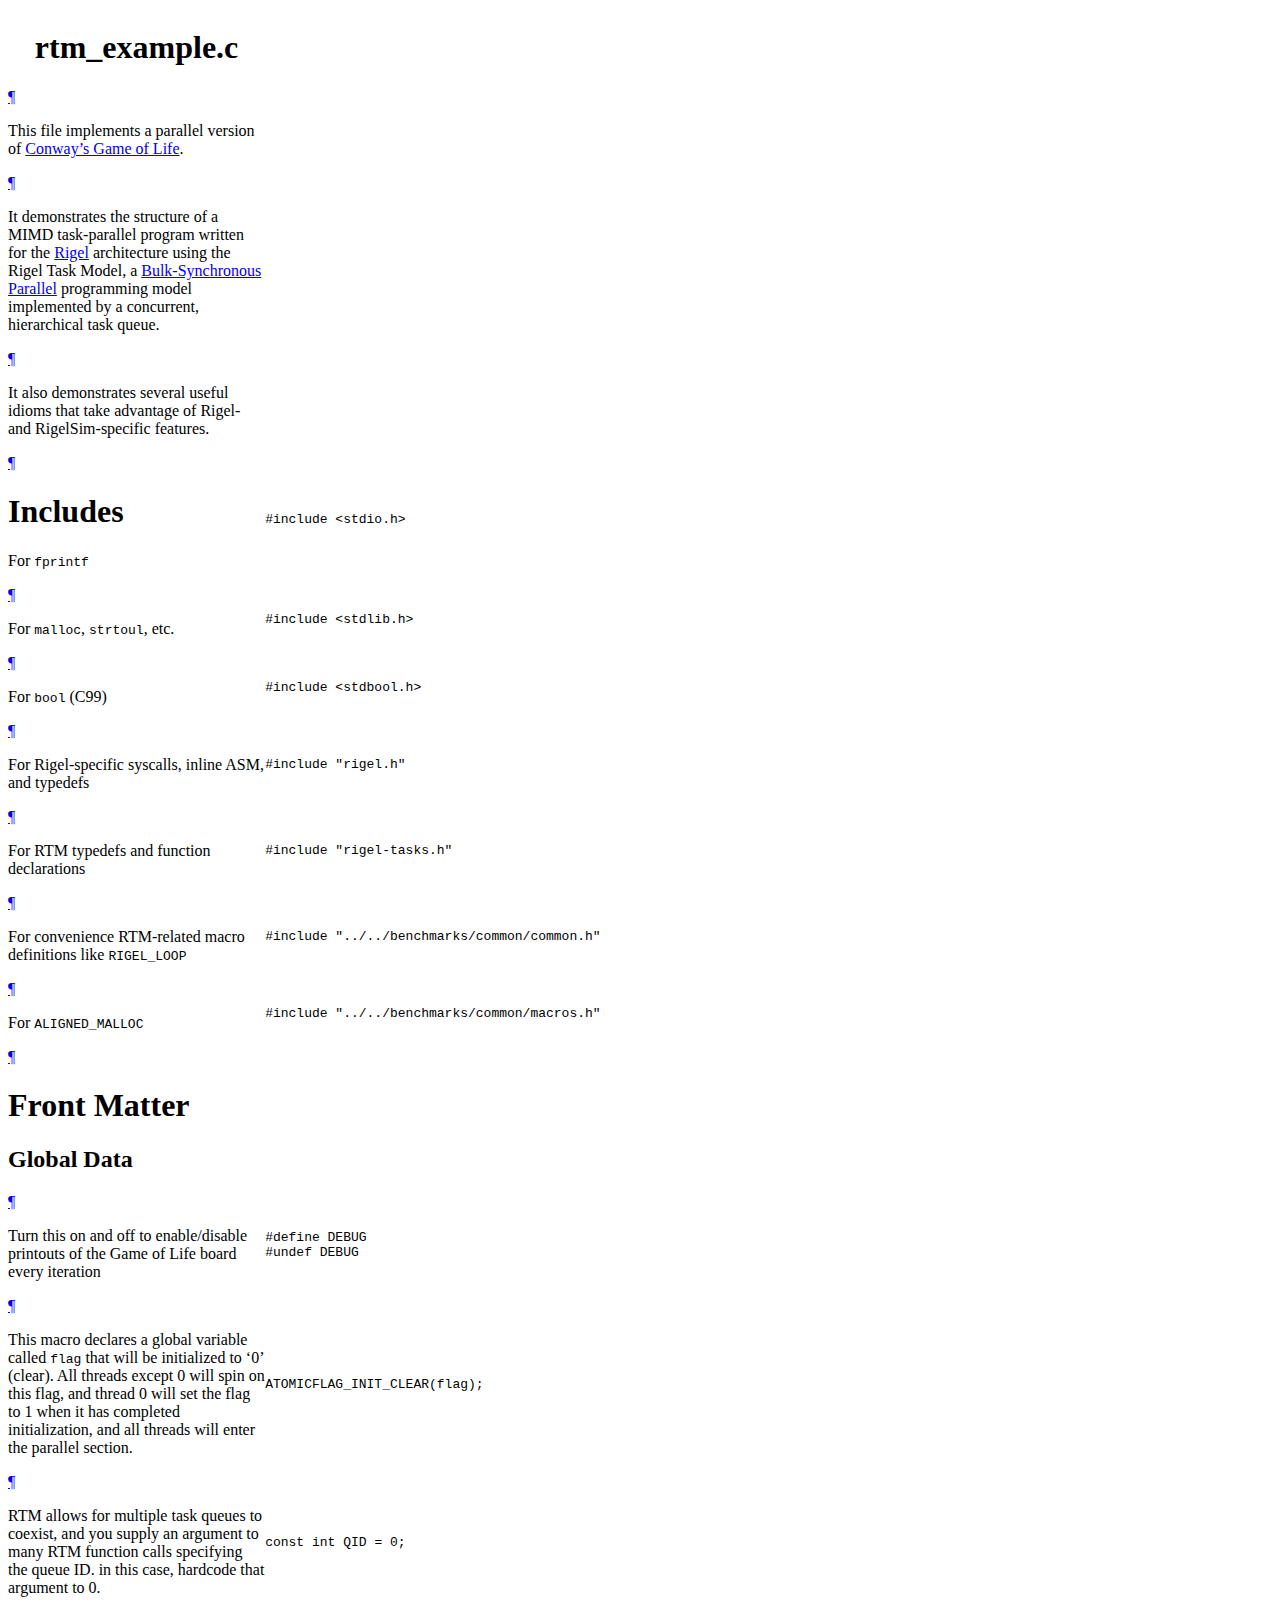
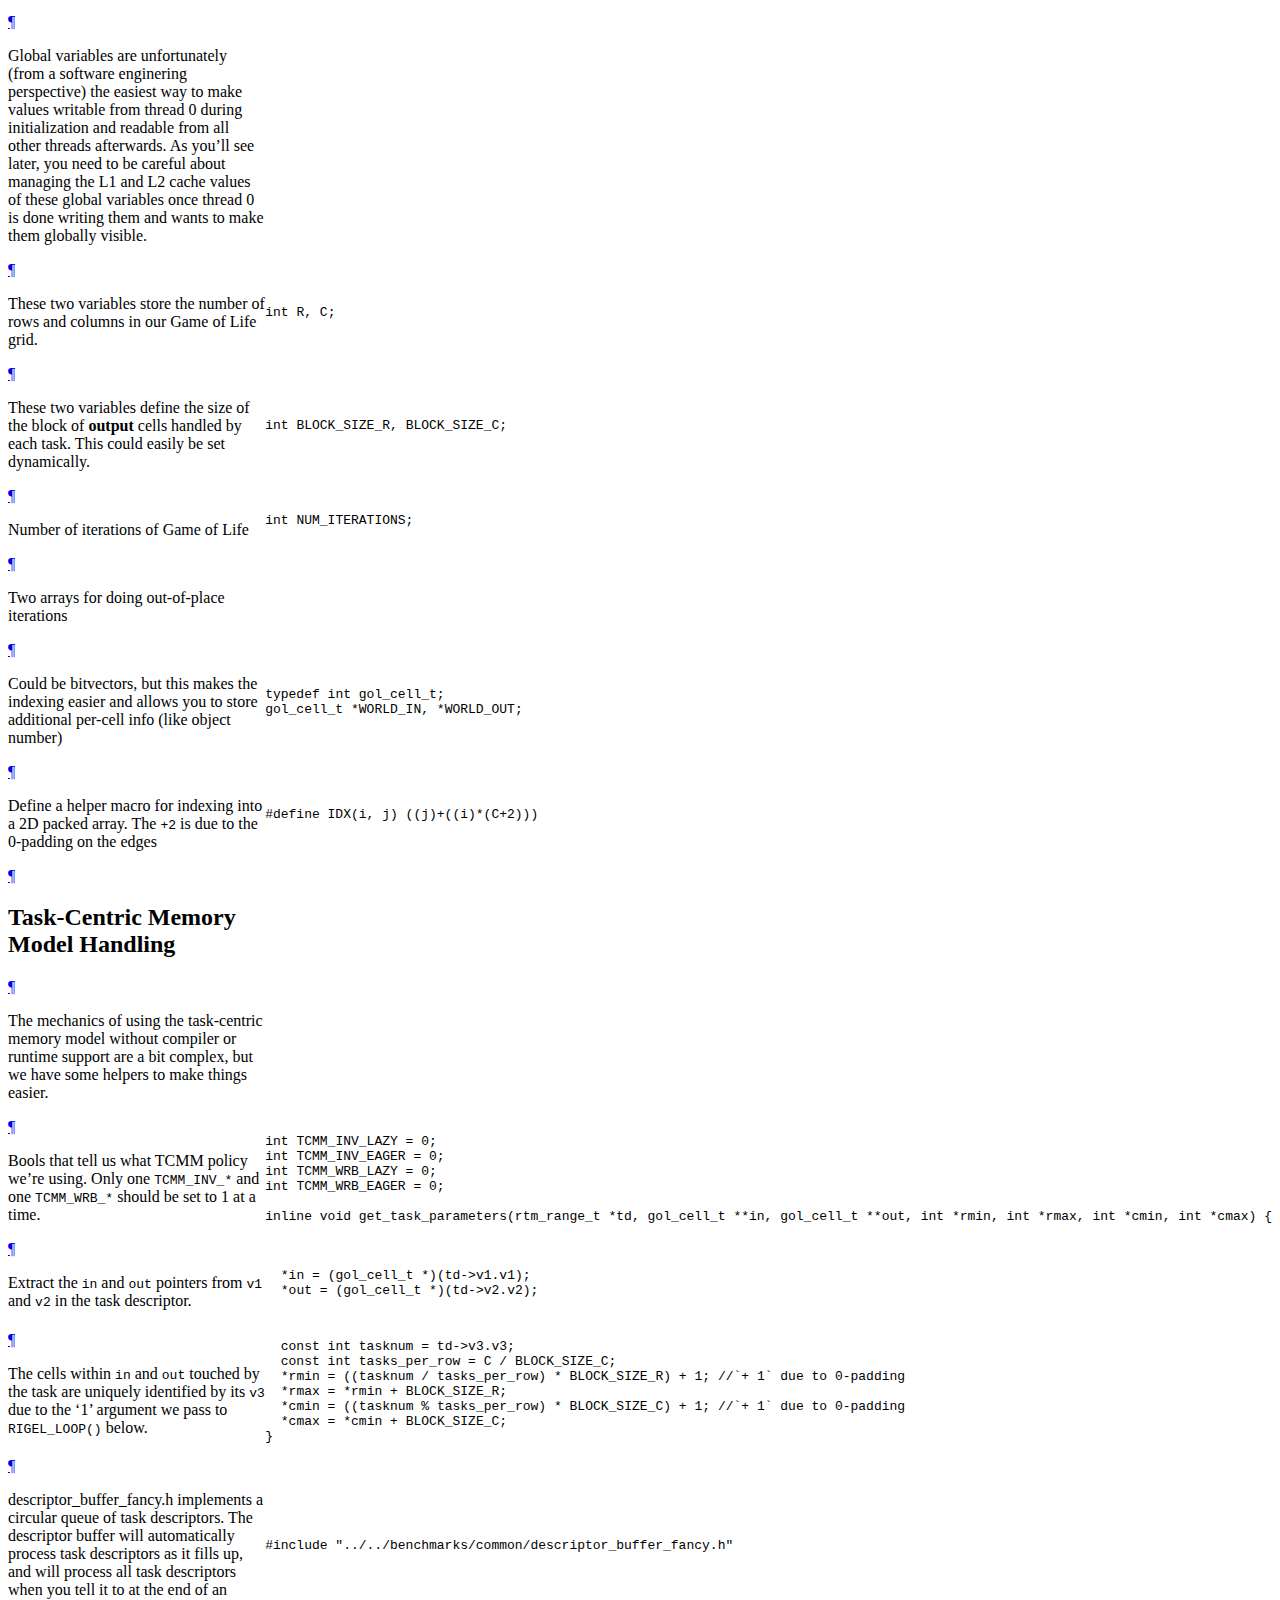
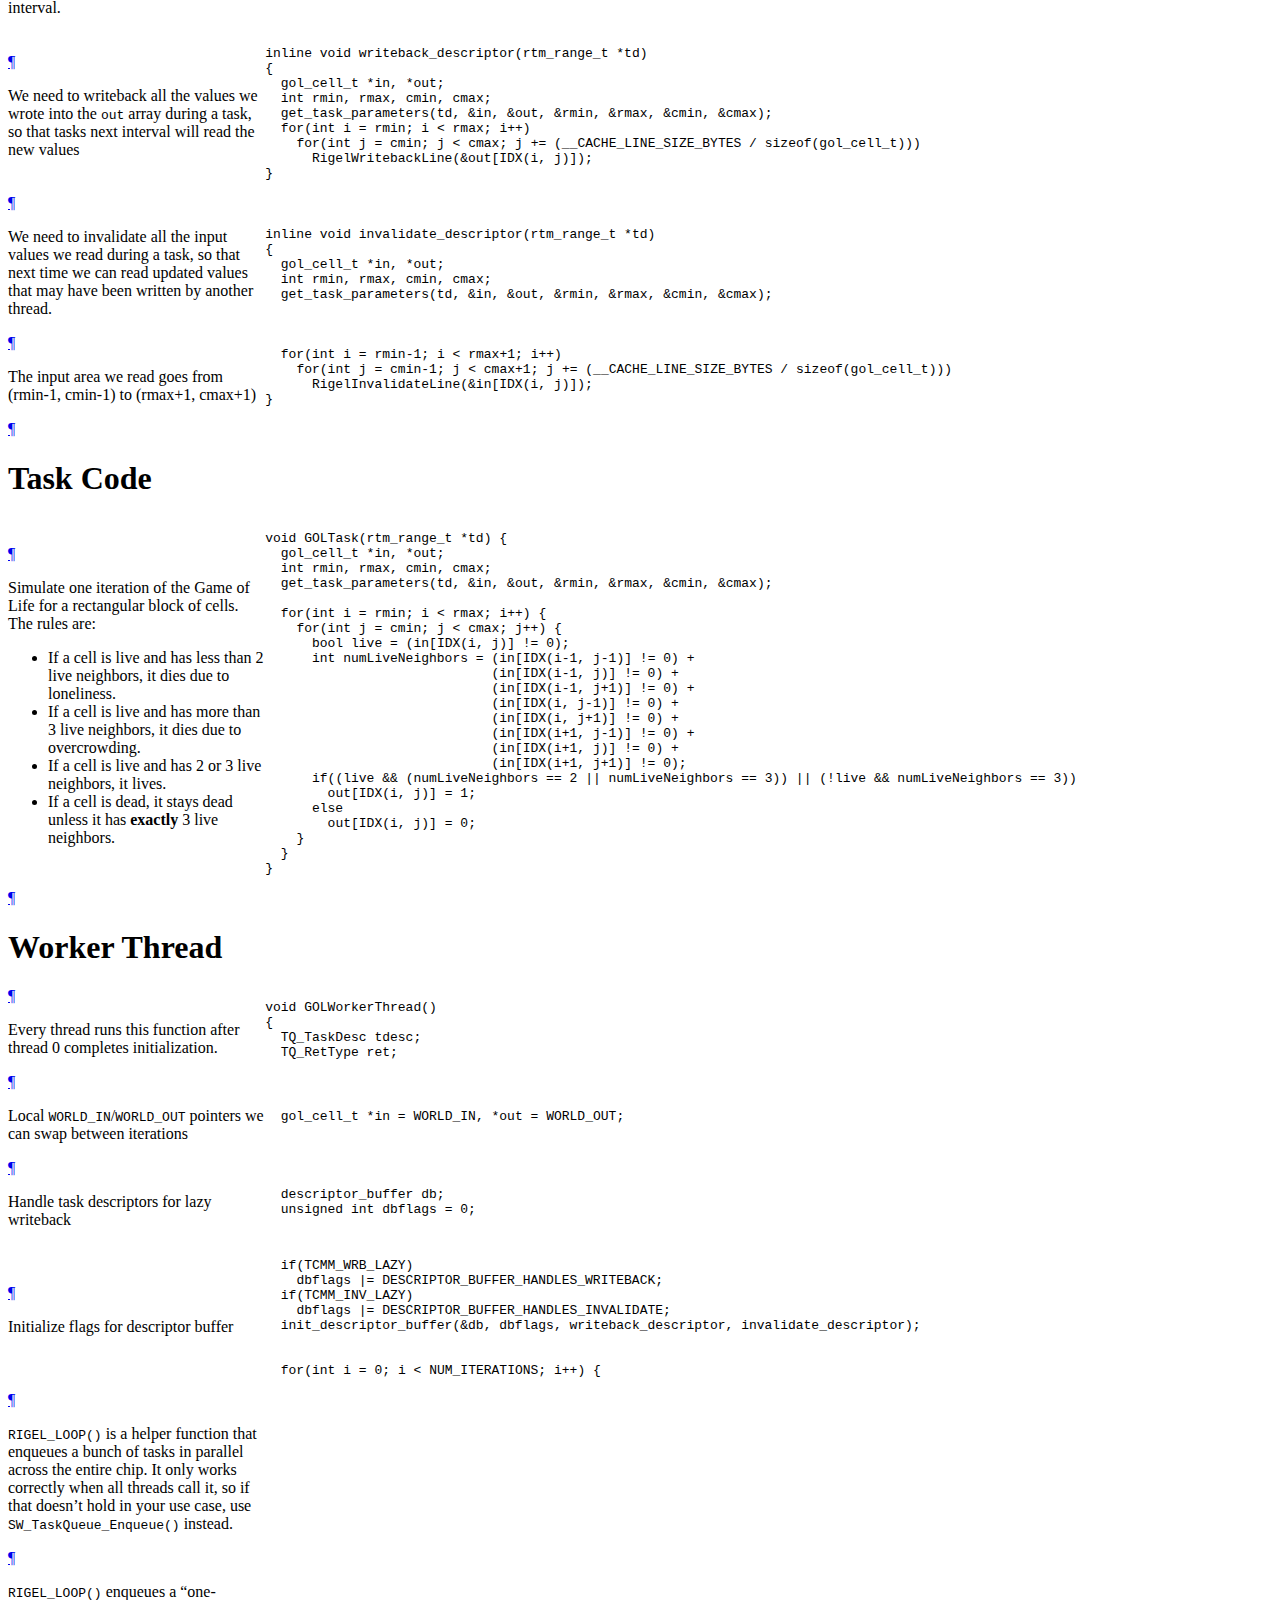
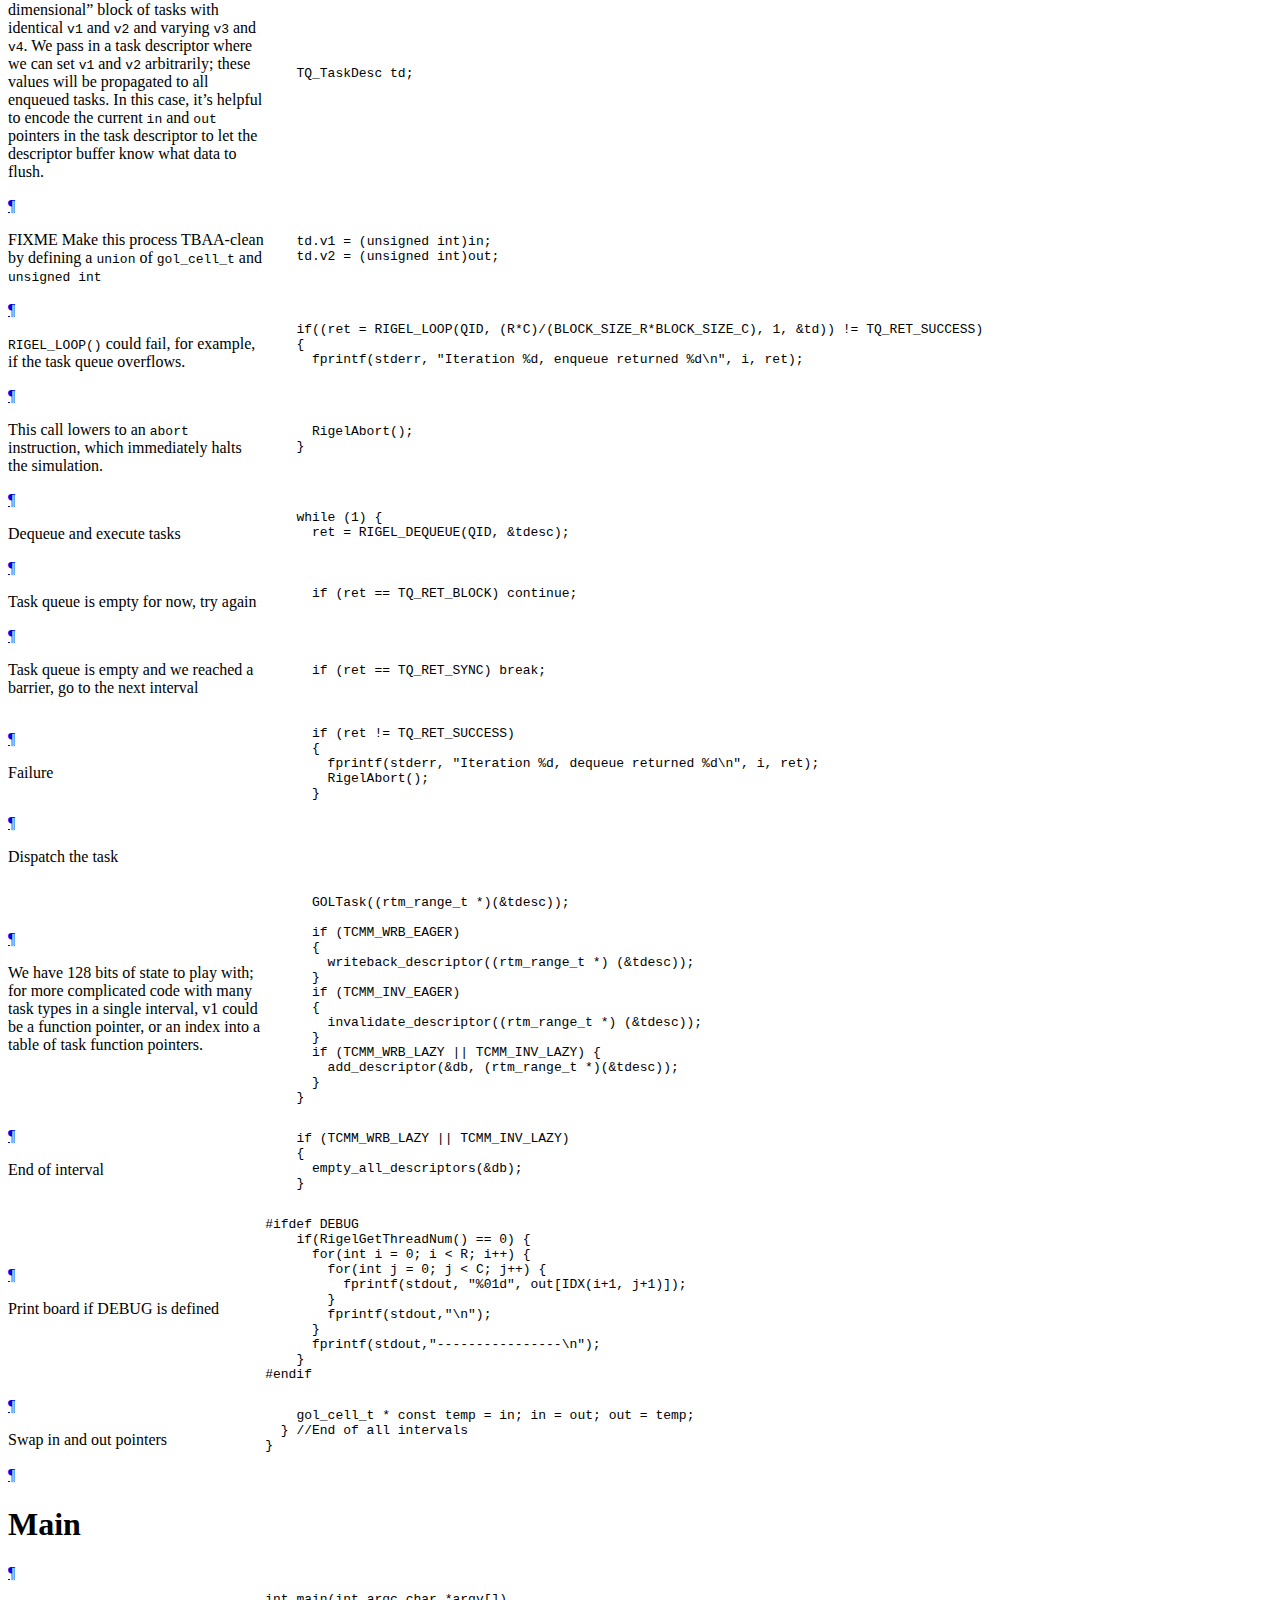
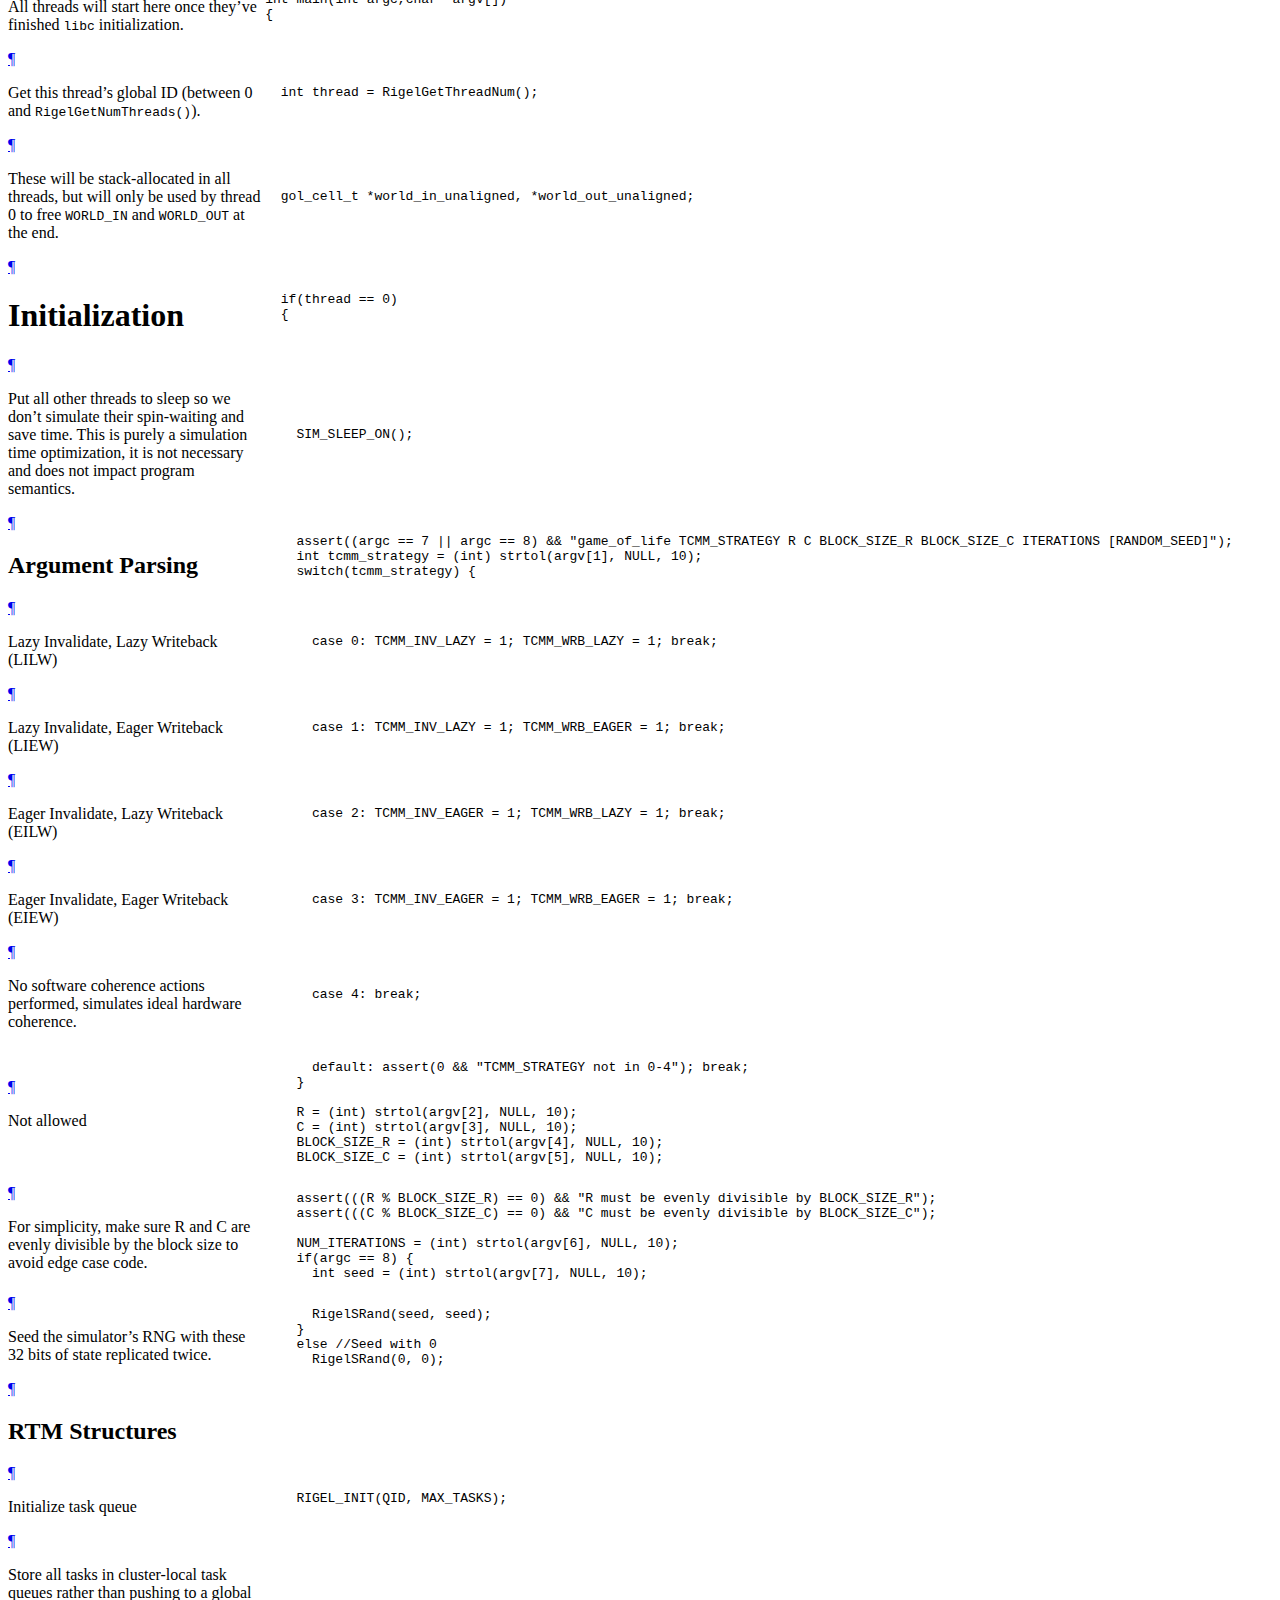
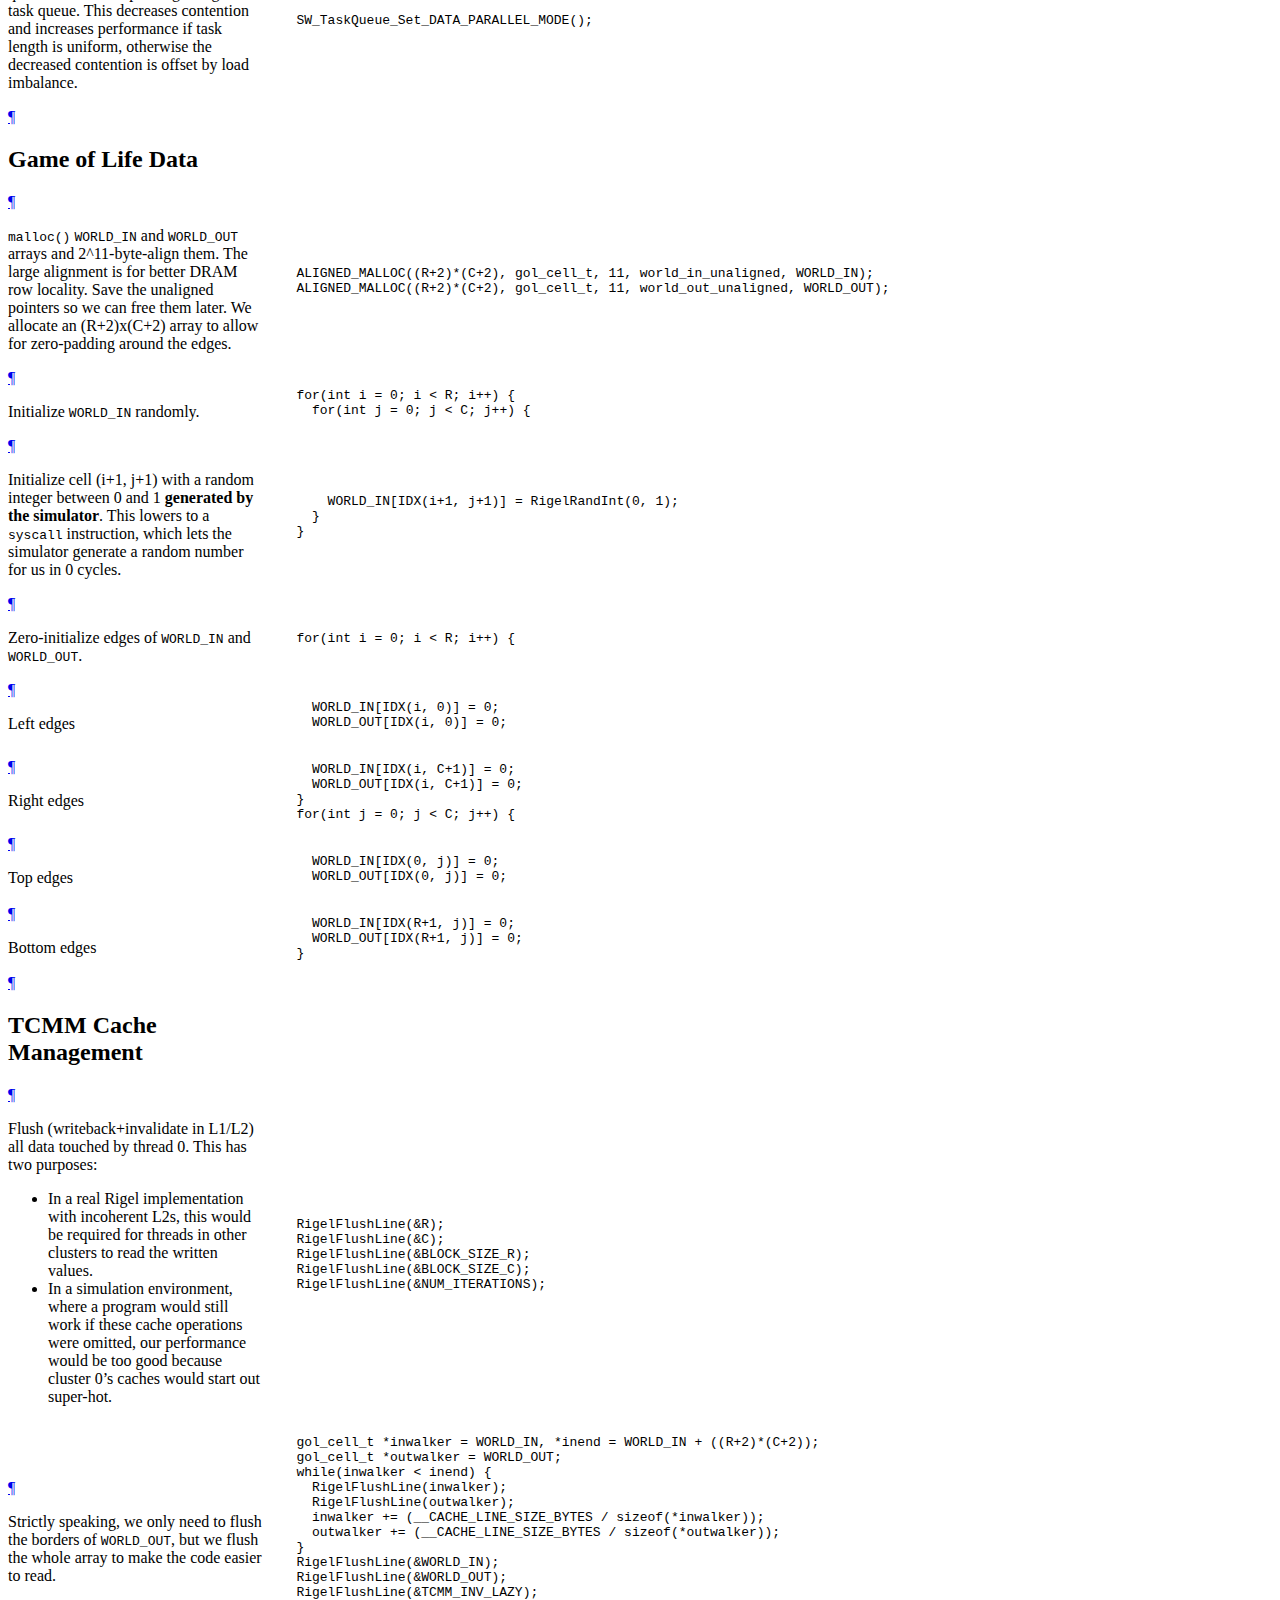
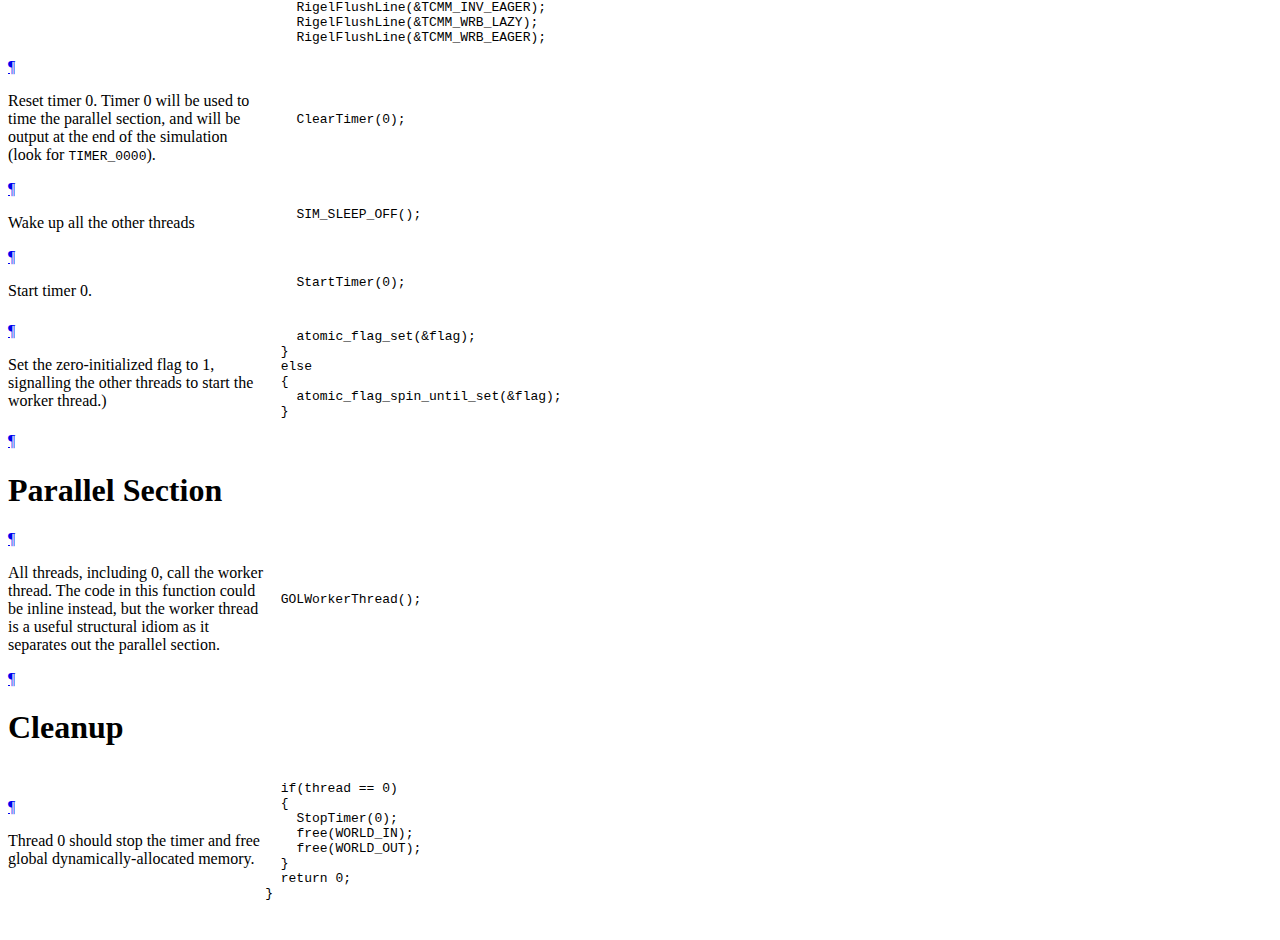
<file: rtm_example.html>
<!DOCTYPE html>
<html>
<head>
  <meta http-equiv="content-type" content="text/html;charset=utf-8">
  <title>rtm_example.c</title>
  <link rel="stylesheet" href="http://jashkenas.github.com/docco/resources/docco.css">

  <!-- google analytics -->
  <script type="text/javascript">
  
    var _gaq = _gaq || [];
    _gaq.push(['_setAccount', 'UA-29490885-1']);
    _gaq.push(['_trackPageview']);
  
    (function() {
      var ga = document.createElement('script'); ga.type = 'text/javascript'; ga.async = true;
      ga.src = ('https:' == document.location.protocol ? 'https://ssl' : 'http://www') + '.google-analytics.com/ga.js';
      var s = document.getElementsByTagName('script')[0]; s.parentNode.insertBefore(ga, s);
    })();
  
  </script>
  <!-- end google analytics -->

</head>
<body>
<div id='container'>
  <div id="background"></div>
  <table cellspacing=0 cellpadding=0>
  <thead>
    <tr>
      <th class=docs><h1>rtm_example.c</h1></th>
      <th class=code></th>
    </tr>
  </thead>
  <tbody>
    <tr id='section-1'>
      <td class=docs>
        <div class="pilwrap">
          <a class="pilcrow" href="#section-1">&#182;</a>
        </div>
        <p>This file implements a parallel version of <a href="http://en.wikipedia.org/wiki/Conway's_Game_of_Life">Conway&rsquo;s Game of Life</a>.</p>
      </td>
      <td class=code>
        <div class='highlight'><pre></pre></div>
      </td>
    </tr>
    <tr id='section-2'>
      <td class=docs>
        <div class="pilwrap">
          <a class="pilcrow" href="#section-2">&#182;</a>
        </div>
        <p>It demonstrates the structure of a MIMD task-parallel program written for the <a href="https://rigel.crhc.illinois.edu/">Rigel</a>
architecture using the Rigel Task Model, a <a href="http://en.wikipedia.org/wiki/Bulk_synchronous_parallel">Bulk-Synchronous Parallel</a>
programming model implemented by a concurrent, hierarchical task queue.</p>
      </td>
      <td class=code>
        <div class='highlight'><pre></pre></div>
      </td>
    </tr>
    <tr id='section-3'>
      <td class=docs>
        <div class="pilwrap">
          <a class="pilcrow" href="#section-3">&#182;</a>
        </div>
        <p>It also demonstrates several useful idioms that take advantage of Rigel- and RigelSim-specific features.</p>
      </td>
      <td class=code>
        <div class='highlight'><pre></pre></div>
      </td>
    </tr>
    <tr id='section-Includes'>
      <td class=docs>
        <div class="pilwrap">
          <a class="pilcrow" href="#section-Includes">&#182;</a>
        </div>
        <h1>Includes</h1>

<p>For <code>fprintf</code></p>
      </td>
      <td class=code>
        <div class='highlight'><pre><span class="cp">#include &lt;stdio.h&gt;</span></pre></div>
      </td>
    </tr>
    <tr id='section-5'>
      <td class=docs>
        <div class="pilwrap">
          <a class="pilcrow" href="#section-5">&#182;</a>
        </div>
        <p>For <code>malloc</code>, <code>strtoul</code>, etc.</p>
      </td>
      <td class=code>
        <div class='highlight'><pre><span class="cp">#include &lt;stdlib.h&gt;</span></pre></div>
      </td>
    </tr>
    <tr id='section-6'>
      <td class=docs>
        <div class="pilwrap">
          <a class="pilcrow" href="#section-6">&#182;</a>
        </div>
        <p>For <code>bool</code> (C99)</p>
      </td>
      <td class=code>
        <div class='highlight'><pre><span class="cp">#include &lt;stdbool.h&gt;</span></pre></div>
      </td>
    </tr>
    <tr id='section-7'>
      <td class=docs>
        <div class="pilwrap">
          <a class="pilcrow" href="#section-7">&#182;</a>
        </div>
        <p>For Rigel-specific syscalls, inline ASM, and typedefs</p>
      </td>
      <td class=code>
        <div class='highlight'><pre><span class="cp">#include &quot;rigel.h&quot;</span></pre></div>
      </td>
    </tr>
    <tr id='section-8'>
      <td class=docs>
        <div class="pilwrap">
          <a class="pilcrow" href="#section-8">&#182;</a>
        </div>
        <p>For RTM typedefs and function declarations</p>
      </td>
      <td class=code>
        <div class='highlight'><pre><span class="cp">#include &quot;rigel-tasks.h&quot;</span></pre></div>
      </td>
    </tr>
    <tr id='section-9'>
      <td class=docs>
        <div class="pilwrap">
          <a class="pilcrow" href="#section-9">&#182;</a>
        </div>
        <p>For convenience RTM-related macro definitions like <code>RIGEL_LOOP</code></p>
      </td>
      <td class=code>
        <div class='highlight'><pre><span class="cp">#include &quot;../../benchmarks/common/common.h&quot;</span></pre></div>
      </td>
    </tr>
    <tr id='section-10'>
      <td class=docs>
        <div class="pilwrap">
          <a class="pilcrow" href="#section-10">&#182;</a>
        </div>
        <p>For <code>ALIGNED_MALLOC</code></p>
      </td>
      <td class=code>
        <div class='highlight'><pre><span class="cp">#include &quot;../../benchmarks/common/macros.h&quot;</span></pre></div>
      </td>
    </tr>
    <tr id='section-Front_Matter'>
      <td class=docs>
        <div class="pilwrap">
          <a class="pilcrow" href="#section-Front_Matter">&#182;</a>
        </div>
        <h1>Front Matter</h1>

<h2>Global Data</h2>
      </td>
      <td class=code>
        <div class='highlight'><pre></pre></div>
      </td>
    </tr>
    <tr id='section-12'>
      <td class=docs>
        <div class="pilwrap">
          <a class="pilcrow" href="#section-12">&#182;</a>
        </div>
        <p>Turn this on and off to enable/disable printouts of the Game of Life board every iteration</p>
      </td>
      <td class=code>
        <div class='highlight'><pre><span class="cp">#define DEBUG</span>
<span class="cp">#undef DEBUG</span></pre></div>
      </td>
    </tr>
    <tr id='section-13'>
      <td class=docs>
        <div class="pilwrap">
          <a class="pilcrow" href="#section-13">&#182;</a>
        </div>
        <p>This macro declares a global variable called <code>flag</code>
that will be initialized to &lsquo;0&rsquo; (clear).  All threads
except 0 will spin on this flag, and thread 0 will
set the flag to 1 when it has completed initialization,
and all threads will enter the parallel section.</p>
      </td>
      <td class=code>
        <div class='highlight'><pre><span class="n">ATOMICFLAG_INIT_CLEAR</span><span class="p">(</span><span class="n">flag</span><span class="p">);</span></pre></div>
      </td>
    </tr>
    <tr id='section-14'>
      <td class=docs>
        <div class="pilwrap">
          <a class="pilcrow" href="#section-14">&#182;</a>
        </div>
        <p>RTM allows for multiple task queues to coexist, and you supply
an argument to many RTM function calls specifying the queue ID.
in this case, hardcode that argument to 0.</p>
      </td>
      <td class=code>
        <div class='highlight'><pre><span class="k">const</span> <span class="kt">int</span> <span class="n">QID</span> <span class="o">=</span> <span class="mi">0</span><span class="p">;</span></pre></div>
      </td>
    </tr>
    <tr id='section-15'>
      <td class=docs>
        <div class="pilwrap">
          <a class="pilcrow" href="#section-15">&#182;</a>
        </div>
        <p>Global variables are unfortunately (from a software enginering perspective)
the easiest way to make values writable from thread 0 during initialization
and readable from all other threads afterwards.
As you&rsquo;ll see later, you need to be careful about managing the L1 and L2 cache
values of these global variables once thread 0 is done writing them and wants
to make them globally visible.</p>
      </td>
      <td class=code>
        <div class='highlight'><pre></pre></div>
      </td>
    </tr>
    <tr id='section-16'>
      <td class=docs>
        <div class="pilwrap">
          <a class="pilcrow" href="#section-16">&#182;</a>
        </div>
        <p>These two variables store the number of rows and columns in our Game of Life grid. </p>
      </td>
      <td class=code>
        <div class='highlight'><pre><span class="kt">int</span> <span class="n">R</span><span class="p">,</span> <span class="n">C</span><span class="p">;</span></pre></div>
      </td>
    </tr>
    <tr id='section-17'>
      <td class=docs>
        <div class="pilwrap">
          <a class="pilcrow" href="#section-17">&#182;</a>
        </div>
        <p>These two variables define the size of the block of <strong>output</strong> cells handled by each task.
This could easily be set dynamically.</p>
      </td>
      <td class=code>
        <div class='highlight'><pre><span class="kt">int</span> <span class="n">BLOCK_SIZE_R</span><span class="p">,</span> <span class="n">BLOCK_SIZE_C</span><span class="p">;</span></pre></div>
      </td>
    </tr>
    <tr id='section-18'>
      <td class=docs>
        <div class="pilwrap">
          <a class="pilcrow" href="#section-18">&#182;</a>
        </div>
        <p>Number of iterations of Game of Life</p>
      </td>
      <td class=code>
        <div class='highlight'><pre><span class="kt">int</span> <span class="n">NUM_ITERATIONS</span><span class="p">;</span></pre></div>
      </td>
    </tr>
    <tr id='section-19'>
      <td class=docs>
        <div class="pilwrap">
          <a class="pilcrow" href="#section-19">&#182;</a>
        </div>
        <p>Two arrays for doing out-of-place iterations</p>
      </td>
      <td class=code>
        <div class='highlight'><pre></pre></div>
      </td>
    </tr>
    <tr id='section-20'>
      <td class=docs>
        <div class="pilwrap">
          <a class="pilcrow" href="#section-20">&#182;</a>
        </div>
        <p>Could be bitvectors, but this makes the indexing easier and allows you to store
additional per-cell info (like object number)</p>
      </td>
      <td class=code>
        <div class='highlight'><pre><span class="k">typedef</span> <span class="kt">int</span> <span class="n">gol_cell_t</span><span class="p">;</span>
<span class="n">gol_cell_t</span> <span class="o">*</span><span class="n">WORLD_IN</span><span class="p">,</span> <span class="o">*</span><span class="n">WORLD_OUT</span><span class="p">;</span></pre></div>
      </td>
    </tr>
    <tr id='section-21'>
      <td class=docs>
        <div class="pilwrap">
          <a class="pilcrow" href="#section-21">&#182;</a>
        </div>
        <p>Define a helper macro for indexing into a 2D packed array.
The <code>+2</code> is due to the 0-padding on the edges</p>
      </td>
      <td class=code>
        <div class='highlight'><pre><span class="cp">#define IDX(i, j) ((j)+((i)*(C+2)))</span></pre></div>
      </td>
    </tr>
    <tr id='section-Task-Centric_Memory_Model_Handling'>
      <td class=docs>
        <div class="pilwrap">
          <a class="pilcrow" href="#section-Task-Centric_Memory_Model_Handling">&#182;</a>
        </div>
        <h2>Task-Centric Memory Model Handling</h2>
      </td>
      <td class=code>
        <div class='highlight'><pre></pre></div>
      </td>
    </tr>
    <tr id='section-23'>
      <td class=docs>
        <div class="pilwrap">
          <a class="pilcrow" href="#section-23">&#182;</a>
        </div>
        <p>The mechanics of using the task-centric memory model without compiler or runtime support
are a bit complex, but we have some helpers to make things easier.</p>
      </td>
      <td class=code>
        <div class='highlight'><pre></pre></div>
      </td>
    </tr>
    <tr id='section-24'>
      <td class=docs>
        <div class="pilwrap">
          <a class="pilcrow" href="#section-24">&#182;</a>
        </div>
        <p>Bools that tell us what TCMM policy we&rsquo;re using.  Only one
<code>TCMM_INV_*</code> and one <code>TCMM_WRB_*</code> should be set to 1 at a time.</p>
      </td>
      <td class=code>
        <div class='highlight'><pre><span class="kt">int</span> <span class="n">TCMM_INV_LAZY</span> <span class="o">=</span> <span class="mi">0</span><span class="p">;</span>
<span class="kt">int</span> <span class="n">TCMM_INV_EAGER</span> <span class="o">=</span> <span class="mi">0</span><span class="p">;</span>
<span class="kt">int</span> <span class="n">TCMM_WRB_LAZY</span> <span class="o">=</span> <span class="mi">0</span><span class="p">;</span>
<span class="kt">int</span> <span class="n">TCMM_WRB_EAGER</span> <span class="o">=</span> <span class="mi">0</span><span class="p">;</span>

<span class="kr">inline</span> <span class="kt">void</span> <span class="nf">get_task_parameters</span><span class="p">(</span><span class="n">rtm_range_t</span> <span class="o">*</span><span class="n">td</span><span class="p">,</span> <span class="n">gol_cell_t</span> <span class="o">**</span><span class="n">in</span><span class="p">,</span> <span class="n">gol_cell_t</span> <span class="o">**</span><span class="n">out</span><span class="p">,</span> <span class="kt">int</span> <span class="o">*</span><span class="n">rmin</span><span class="p">,</span> <span class="kt">int</span> <span class="o">*</span><span class="n">rmax</span><span class="p">,</span> <span class="kt">int</span> <span class="o">*</span><span class="n">cmin</span><span class="p">,</span> <span class="kt">int</span> <span class="o">*</span><span class="n">cmax</span><span class="p">)</span> <span class="p">{</span></pre></div>
      </td>
    </tr>
    <tr id='section-25'>
      <td class=docs>
        <div class="pilwrap">
          <a class="pilcrow" href="#section-25">&#182;</a>
        </div>
        <p>Extract the <code>in</code> and <code>out</code> pointers from <code>v1</code> and <code>v2</code> in the task descriptor.</p>
      </td>
      <td class=code>
        <div class='highlight'><pre>  <span class="o">*</span><span class="n">in</span> <span class="o">=</span> <span class="p">(</span><span class="n">gol_cell_t</span> <span class="o">*</span><span class="p">)(</span><span class="n">td</span><span class="o">-&gt;</span><span class="n">v1</span><span class="p">.</span><span class="n">v1</span><span class="p">);</span>
  <span class="o">*</span><span class="n">out</span> <span class="o">=</span> <span class="p">(</span><span class="n">gol_cell_t</span> <span class="o">*</span><span class="p">)(</span><span class="n">td</span><span class="o">-&gt;</span><span class="n">v2</span><span class="p">.</span><span class="n">v2</span><span class="p">);</span></pre></div>
      </td>
    </tr>
    <tr id='section-26'>
      <td class=docs>
        <div class="pilwrap">
          <a class="pilcrow" href="#section-26">&#182;</a>
        </div>
        <p>The cells within <code>in</code> and <code>out</code> touched by the task
are uniquely identified by its <code>v3</code> due to the &lsquo;1&rsquo; argument
we pass to <code>RIGEL_LOOP()</code> below.</p>
      </td>
      <td class=code>
        <div class='highlight'><pre>  <span class="k">const</span> <span class="kt">int</span> <span class="n">tasknum</span> <span class="o">=</span> <span class="n">td</span><span class="o">-&gt;</span><span class="n">v3</span><span class="p">.</span><span class="n">v3</span><span class="p">;</span>
  <span class="k">const</span> <span class="kt">int</span> <span class="n">tasks_per_row</span> <span class="o">=</span> <span class="n">C</span> <span class="o">/</span> <span class="n">BLOCK_SIZE_C</span><span class="p">;</span>
  <span class="o">*</span><span class="n">rmin</span> <span class="o">=</span> <span class="p">((</span><span class="n">tasknum</span> <span class="o">/</span> <span class="n">tasks_per_row</span><span class="p">)</span> <span class="o">*</span> <span class="n">BLOCK_SIZE_R</span><span class="p">)</span> <span class="o">+</span> <span class="mi">1</span><span class="p">;</span> <span class="c1">//`+ 1` due to 0-padding</span>
  <span class="o">*</span><span class="n">rmax</span> <span class="o">=</span> <span class="o">*</span><span class="n">rmin</span> <span class="o">+</span> <span class="n">BLOCK_SIZE_R</span><span class="p">;</span>
  <span class="o">*</span><span class="n">cmin</span> <span class="o">=</span> <span class="p">((</span><span class="n">tasknum</span> <span class="o">%</span> <span class="n">tasks_per_row</span><span class="p">)</span> <span class="o">*</span> <span class="n">BLOCK_SIZE_C</span><span class="p">)</span> <span class="o">+</span> <span class="mi">1</span><span class="p">;</span> <span class="c1">//`+ 1` due to 0-padding</span>
  <span class="o">*</span><span class="n">cmax</span> <span class="o">=</span> <span class="o">*</span><span class="n">cmin</span> <span class="o">+</span> <span class="n">BLOCK_SIZE_C</span><span class="p">;</span>
<span class="p">}</span></pre></div>
      </td>
    </tr>
    <tr id='section-27'>
      <td class=docs>
        <div class="pilwrap">
          <a class="pilcrow" href="#section-27">&#182;</a>
        </div>
        <p>descriptor_buffer_fancy.h implements a circular queue of task descriptors.
The descriptor buffer will automatically process task descriptors as it fills up, and will
process all task descriptors when you tell it to at the end of an interval.</p>
      </td>
      <td class=code>
        <div class='highlight'><pre><span class="cp">#include &quot;../../benchmarks/common/descriptor_buffer_fancy.h&quot;</span></pre></div>
      </td>
    </tr>
    <tr id='section-28'>
      <td class=docs>
        <div class="pilwrap">
          <a class="pilcrow" href="#section-28">&#182;</a>
        </div>
        <p>We need to writeback all the values we wrote into the <code>out</code>
array during a task, so that tasks next interval will
read the new values</p>
      </td>
      <td class=code>
        <div class='highlight'><pre><span class="kr">inline</span> <span class="kt">void</span> <span class="nf">writeback_descriptor</span><span class="p">(</span><span class="n">rtm_range_t</span> <span class="o">*</span><span class="n">td</span><span class="p">)</span>
<span class="p">{</span>
  <span class="n">gol_cell_t</span> <span class="o">*</span><span class="n">in</span><span class="p">,</span> <span class="o">*</span><span class="n">out</span><span class="p">;</span>
  <span class="kt">int</span> <span class="n">rmin</span><span class="p">,</span> <span class="n">rmax</span><span class="p">,</span> <span class="n">cmin</span><span class="p">,</span> <span class="n">cmax</span><span class="p">;</span>
  <span class="n">get_task_parameters</span><span class="p">(</span><span class="n">td</span><span class="p">,</span> <span class="o">&amp;</span><span class="n">in</span><span class="p">,</span> <span class="o">&amp;</span><span class="n">out</span><span class="p">,</span> <span class="o">&amp;</span><span class="n">rmin</span><span class="p">,</span> <span class="o">&amp;</span><span class="n">rmax</span><span class="p">,</span> <span class="o">&amp;</span><span class="n">cmin</span><span class="p">,</span> <span class="o">&amp;</span><span class="n">cmax</span><span class="p">);</span>
  <span class="k">for</span><span class="p">(</span><span class="kt">int</span> <span class="n">i</span> <span class="o">=</span> <span class="n">rmin</span><span class="p">;</span> <span class="n">i</span> <span class="o">&lt;</span> <span class="n">rmax</span><span class="p">;</span> <span class="n">i</span><span class="o">++</span><span class="p">)</span>
    <span class="k">for</span><span class="p">(</span><span class="kt">int</span> <span class="n">j</span> <span class="o">=</span> <span class="n">cmin</span><span class="p">;</span> <span class="n">j</span> <span class="o">&lt;</span> <span class="n">cmax</span><span class="p">;</span> <span class="n">j</span> <span class="o">+=</span> <span class="p">(</span><span class="n">__CACHE_LINE_SIZE_BYTES</span> <span class="o">/</span> <span class="k">sizeof</span><span class="p">(</span><span class="n">gol_cell_t</span><span class="p">)))</span>
      <span class="n">RigelWritebackLine</span><span class="p">(</span><span class="o">&amp;</span><span class="n">out</span><span class="p">[</span><span class="n">IDX</span><span class="p">(</span><span class="n">i</span><span class="p">,</span> <span class="n">j</span><span class="p">)]);</span>
<span class="p">}</span></pre></div>
      </td>
    </tr>
    <tr id='section-29'>
      <td class=docs>
        <div class="pilwrap">
          <a class="pilcrow" href="#section-29">&#182;</a>
        </div>
        <p>We need to invalidate all the input values we read during
a task, so that next time we can read updated values that
may have been written by another thread.</p>
      </td>
      <td class=code>
        <div class='highlight'><pre><span class="kr">inline</span> <span class="kt">void</span> <span class="nf">invalidate_descriptor</span><span class="p">(</span><span class="n">rtm_range_t</span> <span class="o">*</span><span class="n">td</span><span class="p">)</span>
<span class="p">{</span>
  <span class="n">gol_cell_t</span> <span class="o">*</span><span class="n">in</span><span class="p">,</span> <span class="o">*</span><span class="n">out</span><span class="p">;</span>
  <span class="kt">int</span> <span class="n">rmin</span><span class="p">,</span> <span class="n">rmax</span><span class="p">,</span> <span class="n">cmin</span><span class="p">,</span> <span class="n">cmax</span><span class="p">;</span>
  <span class="n">get_task_parameters</span><span class="p">(</span><span class="n">td</span><span class="p">,</span> <span class="o">&amp;</span><span class="n">in</span><span class="p">,</span> <span class="o">&amp;</span><span class="n">out</span><span class="p">,</span> <span class="o">&amp;</span><span class="n">rmin</span><span class="p">,</span> <span class="o">&amp;</span><span class="n">rmax</span><span class="p">,</span> <span class="o">&amp;</span><span class="n">cmin</span><span class="p">,</span> <span class="o">&amp;</span><span class="n">cmax</span><span class="p">);</span></pre></div>
      </td>
    </tr>
    <tr id='section-30'>
      <td class=docs>
        <div class="pilwrap">
          <a class="pilcrow" href="#section-30">&#182;</a>
        </div>
        <p>The input area we read goes from (rmin-1, cmin-1) to (rmax+1, cmax+1)</p>
      </td>
      <td class=code>
        <div class='highlight'><pre>  <span class="k">for</span><span class="p">(</span><span class="kt">int</span> <span class="n">i</span> <span class="o">=</span> <span class="n">rmin</span><span class="o">-</span><span class="mi">1</span><span class="p">;</span> <span class="n">i</span> <span class="o">&lt;</span> <span class="n">rmax</span><span class="o">+</span><span class="mi">1</span><span class="p">;</span> <span class="n">i</span><span class="o">++</span><span class="p">)</span>
    <span class="k">for</span><span class="p">(</span><span class="kt">int</span> <span class="n">j</span> <span class="o">=</span> <span class="n">cmin</span><span class="o">-</span><span class="mi">1</span><span class="p">;</span> <span class="n">j</span> <span class="o">&lt;</span> <span class="n">cmax</span><span class="o">+</span><span class="mi">1</span><span class="p">;</span> <span class="n">j</span> <span class="o">+=</span> <span class="p">(</span><span class="n">__CACHE_LINE_SIZE_BYTES</span> <span class="o">/</span> <span class="k">sizeof</span><span class="p">(</span><span class="n">gol_cell_t</span><span class="p">)))</span>
      <span class="n">RigelInvalidateLine</span><span class="p">(</span><span class="o">&amp;</span><span class="n">in</span><span class="p">[</span><span class="n">IDX</span><span class="p">(</span><span class="n">i</span><span class="p">,</span> <span class="n">j</span><span class="p">)]);</span>
<span class="p">}</span></pre></div>
      </td>
    </tr>
    <tr id='section-Task_Code'>
      <td class=docs>
        <div class="pilwrap">
          <a class="pilcrow" href="#section-Task_Code">&#182;</a>
        </div>
        <h1>Task Code</h1>
      </td>
      <td class=code>
        <div class='highlight'><pre></pre></div>
      </td>
    </tr>
    <tr id='section-32'>
      <td class=docs>
        <div class="pilwrap">
          <a class="pilcrow" href="#section-32">&#182;</a>
        </div>
        <p>Simulate one iteration of the Game of Life for a rectangular block of cells.
The rules are:</p>

<ul>
<li>If a cell is live and has less than 2 live neighbors, it dies due to loneliness.</li>
<li>If a cell is live and has more than 3 live neighbors, it dies due to overcrowding.</li>
<li>If a cell is live and has 2 or 3 live neighbors, it lives.</li>
<li>If a cell is dead, it stays dead unless it has <strong>exactly</strong> 3 live neighbors.</li>
</ul>
      </td>
      <td class=code>
        <div class='highlight'><pre><span class="kt">void</span> <span class="nf">GOLTask</span><span class="p">(</span><span class="n">rtm_range_t</span> <span class="o">*</span><span class="n">td</span><span class="p">)</span> <span class="p">{</span>
  <span class="n">gol_cell_t</span> <span class="o">*</span><span class="n">in</span><span class="p">,</span> <span class="o">*</span><span class="n">out</span><span class="p">;</span>
  <span class="kt">int</span> <span class="n">rmin</span><span class="p">,</span> <span class="n">rmax</span><span class="p">,</span> <span class="n">cmin</span><span class="p">,</span> <span class="n">cmax</span><span class="p">;</span>
  <span class="n">get_task_parameters</span><span class="p">(</span><span class="n">td</span><span class="p">,</span> <span class="o">&amp;</span><span class="n">in</span><span class="p">,</span> <span class="o">&amp;</span><span class="n">out</span><span class="p">,</span> <span class="o">&amp;</span><span class="n">rmin</span><span class="p">,</span> <span class="o">&amp;</span><span class="n">rmax</span><span class="p">,</span> <span class="o">&amp;</span><span class="n">cmin</span><span class="p">,</span> <span class="o">&amp;</span><span class="n">cmax</span><span class="p">);</span>

  <span class="k">for</span><span class="p">(</span><span class="kt">int</span> <span class="n">i</span> <span class="o">=</span> <span class="n">rmin</span><span class="p">;</span> <span class="n">i</span> <span class="o">&lt;</span> <span class="n">rmax</span><span class="p">;</span> <span class="n">i</span><span class="o">++</span><span class="p">)</span> <span class="p">{</span>
    <span class="k">for</span><span class="p">(</span><span class="kt">int</span> <span class="n">j</span> <span class="o">=</span> <span class="n">cmin</span><span class="p">;</span> <span class="n">j</span> <span class="o">&lt;</span> <span class="n">cmax</span><span class="p">;</span> <span class="n">j</span><span class="o">++</span><span class="p">)</span> <span class="p">{</span>
      <span class="n">bool</span> <span class="n">live</span> <span class="o">=</span> <span class="p">(</span><span class="n">in</span><span class="p">[</span><span class="n">IDX</span><span class="p">(</span><span class="n">i</span><span class="p">,</span> <span class="n">j</span><span class="p">)]</span> <span class="o">!=</span> <span class="mi">0</span><span class="p">);</span>
      <span class="kt">int</span> <span class="n">numLiveNeighbors</span> <span class="o">=</span> <span class="p">(</span><span class="n">in</span><span class="p">[</span><span class="n">IDX</span><span class="p">(</span><span class="n">i</span><span class="o">-</span><span class="mi">1</span><span class="p">,</span> <span class="n">j</span><span class="o">-</span><span class="mi">1</span><span class="p">)]</span> <span class="o">!=</span> <span class="mi">0</span><span class="p">)</span> <span class="o">+</span>
                             <span class="p">(</span><span class="n">in</span><span class="p">[</span><span class="n">IDX</span><span class="p">(</span><span class="n">i</span><span class="o">-</span><span class="mi">1</span><span class="p">,</span> <span class="n">j</span><span class="p">)]</span> <span class="o">!=</span> <span class="mi">0</span><span class="p">)</span> <span class="o">+</span>
                             <span class="p">(</span><span class="n">in</span><span class="p">[</span><span class="n">IDX</span><span class="p">(</span><span class="n">i</span><span class="o">-</span><span class="mi">1</span><span class="p">,</span> <span class="n">j</span><span class="o">+</span><span class="mi">1</span><span class="p">)]</span> <span class="o">!=</span> <span class="mi">0</span><span class="p">)</span> <span class="o">+</span>
                             <span class="p">(</span><span class="n">in</span><span class="p">[</span><span class="n">IDX</span><span class="p">(</span><span class="n">i</span><span class="p">,</span> <span class="n">j</span><span class="o">-</span><span class="mi">1</span><span class="p">)]</span> <span class="o">!=</span> <span class="mi">0</span><span class="p">)</span> <span class="o">+</span>
                             <span class="p">(</span><span class="n">in</span><span class="p">[</span><span class="n">IDX</span><span class="p">(</span><span class="n">i</span><span class="p">,</span> <span class="n">j</span><span class="o">+</span><span class="mi">1</span><span class="p">)]</span> <span class="o">!=</span> <span class="mi">0</span><span class="p">)</span> <span class="o">+</span>
                             <span class="p">(</span><span class="n">in</span><span class="p">[</span><span class="n">IDX</span><span class="p">(</span><span class="n">i</span><span class="o">+</span><span class="mi">1</span><span class="p">,</span> <span class="n">j</span><span class="o">-</span><span class="mi">1</span><span class="p">)]</span> <span class="o">!=</span> <span class="mi">0</span><span class="p">)</span> <span class="o">+</span>
                             <span class="p">(</span><span class="n">in</span><span class="p">[</span><span class="n">IDX</span><span class="p">(</span><span class="n">i</span><span class="o">+</span><span class="mi">1</span><span class="p">,</span> <span class="n">j</span><span class="p">)]</span> <span class="o">!=</span> <span class="mi">0</span><span class="p">)</span> <span class="o">+</span>
                             <span class="p">(</span><span class="n">in</span><span class="p">[</span><span class="n">IDX</span><span class="p">(</span><span class="n">i</span><span class="o">+</span><span class="mi">1</span><span class="p">,</span> <span class="n">j</span><span class="o">+</span><span class="mi">1</span><span class="p">)]</span> <span class="o">!=</span> <span class="mi">0</span><span class="p">);</span>
      <span class="k">if</span><span class="p">((</span><span class="n">live</span> <span class="o">&amp;&amp;</span> <span class="p">(</span><span class="n">numLiveNeighbors</span> <span class="o">==</span> <span class="mi">2</span> <span class="o">||</span> <span class="n">numLiveNeighbors</span> <span class="o">==</span> <span class="mi">3</span><span class="p">))</span> <span class="o">||</span> <span class="p">(</span><span class="o">!</span><span class="n">live</span> <span class="o">&amp;&amp;</span> <span class="n">numLiveNeighbors</span> <span class="o">==</span> <span class="mi">3</span><span class="p">))</span>
        <span class="n">out</span><span class="p">[</span><span class="n">IDX</span><span class="p">(</span><span class="n">i</span><span class="p">,</span> <span class="n">j</span><span class="p">)]</span> <span class="o">=</span> <span class="mi">1</span><span class="p">;</span>
      <span class="k">else</span>
        <span class="n">out</span><span class="p">[</span><span class="n">IDX</span><span class="p">(</span><span class="n">i</span><span class="p">,</span> <span class="n">j</span><span class="p">)]</span> <span class="o">=</span> <span class="mi">0</span><span class="p">;</span>
    <span class="p">}</span>
  <span class="p">}</span>
<span class="p">}</span></pre></div>
      </td>
    </tr>
    <tr id='section-Worker_Thread'>
      <td class=docs>
        <div class="pilwrap">
          <a class="pilcrow" href="#section-Worker_Thread">&#182;</a>
        </div>
        <h1>Worker Thread</h1>
      </td>
      <td class=code>
        <div class='highlight'><pre></pre></div>
      </td>
    </tr>
    <tr id='section-34'>
      <td class=docs>
        <div class="pilwrap">
          <a class="pilcrow" href="#section-34">&#182;</a>
        </div>
        <p>Every thread runs this function after thread 0 completes initialization.</p>
      </td>
      <td class=code>
        <div class='highlight'><pre><span class="kt">void</span> <span class="nf">GOLWorkerThread</span><span class="p">()</span>
<span class="p">{</span>
  <span class="n">TQ_TaskDesc</span> <span class="n">tdesc</span><span class="p">;</span>
  <span class="n">TQ_RetType</span> <span class="n">ret</span><span class="p">;</span></pre></div>
      </td>
    </tr>
    <tr id='section-35'>
      <td class=docs>
        <div class="pilwrap">
          <a class="pilcrow" href="#section-35">&#182;</a>
        </div>
        <p>Local <code>WORLD_IN</code>/<code>WORLD_OUT</code> pointers we can swap between iterations</p>
      </td>
      <td class=code>
        <div class='highlight'><pre>  <span class="n">gol_cell_t</span> <span class="o">*</span><span class="n">in</span> <span class="o">=</span> <span class="n">WORLD_IN</span><span class="p">,</span> <span class="o">*</span><span class="n">out</span> <span class="o">=</span> <span class="n">WORLD_OUT</span><span class="p">;</span></pre></div>
      </td>
    </tr>
    <tr id='section-36'>
      <td class=docs>
        <div class="pilwrap">
          <a class="pilcrow" href="#section-36">&#182;</a>
        </div>
        <p>Handle task descriptors for lazy writeback</p>
      </td>
      <td class=code>
        <div class='highlight'><pre>  <span class="n">descriptor_buffer</span> <span class="n">db</span><span class="p">;</span>
  <span class="kt">unsigned</span> <span class="kt">int</span> <span class="n">dbflags</span> <span class="o">=</span> <span class="mi">0</span><span class="p">;</span></pre></div>
      </td>
    </tr>
    <tr id='section-37'>
      <td class=docs>
        <div class="pilwrap">
          <a class="pilcrow" href="#section-37">&#182;</a>
        </div>
        <p>Initialize flags for descriptor buffer</p>
      </td>
      <td class=code>
        <div class='highlight'><pre>  <span class="k">if</span><span class="p">(</span><span class="n">TCMM_WRB_LAZY</span><span class="p">)</span>
    <span class="n">dbflags</span> <span class="o">|=</span> <span class="n">DESCRIPTOR_BUFFER_HANDLES_WRITEBACK</span><span class="p">;</span>
  <span class="k">if</span><span class="p">(</span><span class="n">TCMM_INV_LAZY</span><span class="p">)</span>
    <span class="n">dbflags</span> <span class="o">|=</span> <span class="n">DESCRIPTOR_BUFFER_HANDLES_INVALIDATE</span><span class="p">;</span>
  <span class="n">init_descriptor_buffer</span><span class="p">(</span><span class="o">&amp;</span><span class="n">db</span><span class="p">,</span> <span class="n">dbflags</span><span class="p">,</span> <span class="n">writeback_descriptor</span><span class="p">,</span> <span class="n">invalidate_descriptor</span><span class="p">);</span>


  <span class="k">for</span><span class="p">(</span><span class="kt">int</span> <span class="n">i</span> <span class="o">=</span> <span class="mi">0</span><span class="p">;</span> <span class="n">i</span> <span class="o">&lt;</span> <span class="n">NUM_ITERATIONS</span><span class="p">;</span> <span class="n">i</span><span class="o">++</span><span class="p">)</span> <span class="p">{</span></pre></div>
      </td>
    </tr>
    <tr id='section-38'>
      <td class=docs>
        <div class="pilwrap">
          <a class="pilcrow" href="#section-38">&#182;</a>
        </div>
        <p><code>RIGEL_LOOP()</code> is a helper function that enqueues a bunch of tasks in parallel across
the entire chip.  It only works correctly when all threads call it, so if that
doesn&rsquo;t hold in your use case, use <code>SW_TaskQueue_Enqueue()</code> instead.</p>
      </td>
      <td class=code>
        <div class='highlight'><pre></pre></div>
      </td>
    </tr>
    <tr id='section-39'>
      <td class=docs>
        <div class="pilwrap">
          <a class="pilcrow" href="#section-39">&#182;</a>
        </div>
        <p><code>RIGEL_LOOP()</code> enqueues a &ldquo;one-dimensional&rdquo; block of tasks with identical <code>v1</code> and <code>v2</code>
and varying <code>v3</code> and <code>v4</code>.  We pass in a task descriptor where we can set <code>v1</code> and <code>v2</code>
arbitrarily; these values will be propagated to all enqueued tasks.
In this case, it&rsquo;s helpful to encode the current <code>in</code> and <code>out</code> pointers in the task
descriptor to let the descriptor buffer know what data to flush.</p>
      </td>
      <td class=code>
        <div class='highlight'><pre>    <span class="n">TQ_TaskDesc</span> <span class="n">td</span><span class="p">;</span></pre></div>
      </td>
    </tr>
    <tr id='section-40'>
      <td class=docs>
        <div class="pilwrap">
          <a class="pilcrow" href="#section-40">&#182;</a>
        </div>
        <p>FIXME Make this process TBAA-clean by defining a <code>union</code> of <code>gol_cell_t</code> and <code>unsigned int</code></p>
      </td>
      <td class=code>
        <div class='highlight'><pre>    <span class="n">td</span><span class="p">.</span><span class="n">v1</span> <span class="o">=</span> <span class="p">(</span><span class="kt">unsigned</span> <span class="kt">int</span><span class="p">)</span><span class="n">in</span><span class="p">;</span>
    <span class="n">td</span><span class="p">.</span><span class="n">v2</span> <span class="o">=</span> <span class="p">(</span><span class="kt">unsigned</span> <span class="kt">int</span><span class="p">)</span><span class="n">out</span><span class="p">;</span></pre></div>
      </td>
    </tr>
    <tr id='section-41'>
      <td class=docs>
        <div class="pilwrap">
          <a class="pilcrow" href="#section-41">&#182;</a>
        </div>
        <p><code>RIGEL_LOOP()</code> could fail, for example, if the task queue overflows.</p>
      </td>
      <td class=code>
        <div class='highlight'><pre>    <span class="k">if</span><span class="p">((</span><span class="n">ret</span> <span class="o">=</span> <span class="n">RIGEL_LOOP</span><span class="p">(</span><span class="n">QID</span><span class="p">,</span> <span class="p">(</span><span class="n">R</span><span class="o">*</span><span class="n">C</span><span class="p">)</span><span class="o">/</span><span class="p">(</span><span class="n">BLOCK_SIZE_R</span><span class="o">*</span><span class="n">BLOCK_SIZE_C</span><span class="p">),</span> <span class="mi">1</span><span class="p">,</span> <span class="o">&amp;</span><span class="n">td</span><span class="p">))</span> <span class="o">!=</span> <span class="n">TQ_RET_SUCCESS</span><span class="p">)</span>
    <span class="p">{</span>
      <span class="n">fprintf</span><span class="p">(</span><span class="n">stderr</span><span class="p">,</span> <span class="s">&quot;Iteration %d, enqueue returned %d</span><span class="se">\n</span><span class="s">&quot;</span><span class="p">,</span> <span class="n">i</span><span class="p">,</span> <span class="n">ret</span><span class="p">);</span></pre></div>
      </td>
    </tr>
    <tr id='section-42'>
      <td class=docs>
        <div class="pilwrap">
          <a class="pilcrow" href="#section-42">&#182;</a>
        </div>
        <p>This call lowers to an <code>abort</code> instruction, which immediately halts the simulation.</p>
      </td>
      <td class=code>
        <div class='highlight'><pre>      <span class="n">RigelAbort</span><span class="p">();</span>
    <span class="p">}</span></pre></div>
      </td>
    </tr>
    <tr id='section-43'>
      <td class=docs>
        <div class="pilwrap">
          <a class="pilcrow" href="#section-43">&#182;</a>
        </div>
        <p>Dequeue and execute tasks </p>
      </td>
      <td class=code>
        <div class='highlight'><pre>    <span class="k">while</span> <span class="p">(</span><span class="mi">1</span><span class="p">)</span> <span class="p">{</span>
      <span class="n">ret</span> <span class="o">=</span> <span class="n">RIGEL_DEQUEUE</span><span class="p">(</span><span class="n">QID</span><span class="p">,</span> <span class="o">&amp;</span><span class="n">tdesc</span><span class="p">);</span></pre></div>
      </td>
    </tr>
    <tr id='section-44'>
      <td class=docs>
        <div class="pilwrap">
          <a class="pilcrow" href="#section-44">&#182;</a>
        </div>
        <p>Task queue is empty for now, try again</p>
      </td>
      <td class=code>
        <div class='highlight'><pre>      <span class="k">if</span> <span class="p">(</span><span class="n">ret</span> <span class="o">==</span> <span class="n">TQ_RET_BLOCK</span><span class="p">)</span> <span class="k">continue</span><span class="p">;</span></pre></div>
      </td>
    </tr>
    <tr id='section-45'>
      <td class=docs>
        <div class="pilwrap">
          <a class="pilcrow" href="#section-45">&#182;</a>
        </div>
        <p>Task queue is empty and we reached a barrier, go to the next interval</p>
      </td>
      <td class=code>
        <div class='highlight'><pre>      <span class="k">if</span> <span class="p">(</span><span class="n">ret</span> <span class="o">==</span> <span class="n">TQ_RET_SYNC</span><span class="p">)</span> <span class="k">break</span><span class="p">;</span></pre></div>
      </td>
    </tr>
    <tr id='section-46'>
      <td class=docs>
        <div class="pilwrap">
          <a class="pilcrow" href="#section-46">&#182;</a>
        </div>
        <p>Failure</p>
      </td>
      <td class=code>
        <div class='highlight'><pre>      <span class="k">if</span> <span class="p">(</span><span class="n">ret</span> <span class="o">!=</span> <span class="n">TQ_RET_SUCCESS</span><span class="p">)</span>
      <span class="p">{</span>
        <span class="n">fprintf</span><span class="p">(</span><span class="n">stderr</span><span class="p">,</span> <span class="s">&quot;Iteration %d, dequeue returned %d</span><span class="se">\n</span><span class="s">&quot;</span><span class="p">,</span> <span class="n">i</span><span class="p">,</span> <span class="n">ret</span><span class="p">);</span>
        <span class="n">RigelAbort</span><span class="p">();</span>
      <span class="p">}</span></pre></div>
      </td>
    </tr>
    <tr id='section-47'>
      <td class=docs>
        <div class="pilwrap">
          <a class="pilcrow" href="#section-47">&#182;</a>
        </div>
        <p>Dispatch the task</p>
      </td>
      <td class=code>
        <div class='highlight'><pre></pre></div>
      </td>
    </tr>
    <tr id='section-48'>
      <td class=docs>
        <div class="pilwrap">
          <a class="pilcrow" href="#section-48">&#182;</a>
        </div>
        <p>We have 128 bits of state to play with; for more complicated
code with many task types in a single interval, v1 could be a function pointer,
or an index into a table of task function pointers.</p>
      </td>
      <td class=code>
        <div class='highlight'><pre>      <span class="n">GOLTask</span><span class="p">((</span><span class="n">rtm_range_t</span> <span class="o">*</span><span class="p">)(</span><span class="o">&amp;</span><span class="n">tdesc</span><span class="p">));</span>

      <span class="k">if</span> <span class="p">(</span><span class="n">TCMM_WRB_EAGER</span><span class="p">)</span>
      <span class="p">{</span>
        <span class="n">writeback_descriptor</span><span class="p">((</span><span class="n">rtm_range_t</span> <span class="o">*</span><span class="p">)</span> <span class="p">(</span><span class="o">&amp;</span><span class="n">tdesc</span><span class="p">));</span>
      <span class="p">}</span>
      <span class="k">if</span> <span class="p">(</span><span class="n">TCMM_INV_EAGER</span><span class="p">)</span>
      <span class="p">{</span>
        <span class="n">invalidate_descriptor</span><span class="p">((</span><span class="n">rtm_range_t</span> <span class="o">*</span><span class="p">)</span> <span class="p">(</span><span class="o">&amp;</span><span class="n">tdesc</span><span class="p">));</span>
      <span class="p">}</span>
      <span class="k">if</span> <span class="p">(</span><span class="n">TCMM_WRB_LAZY</span> <span class="o">||</span> <span class="n">TCMM_INV_LAZY</span><span class="p">)</span> <span class="p">{</span>
        <span class="n">add_descriptor</span><span class="p">(</span><span class="o">&amp;</span><span class="n">db</span><span class="p">,</span> <span class="p">(</span><span class="n">rtm_range_t</span> <span class="o">*</span><span class="p">)(</span><span class="o">&amp;</span><span class="n">tdesc</span><span class="p">));</span>
      <span class="p">}</span>
    <span class="p">}</span></pre></div>
      </td>
    </tr>
    <tr id='section-49'>
      <td class=docs>
        <div class="pilwrap">
          <a class="pilcrow" href="#section-49">&#182;</a>
        </div>
        <p>End of interval</p>
      </td>
      <td class=code>
        <div class='highlight'><pre>    <span class="k">if</span> <span class="p">(</span><span class="n">TCMM_WRB_LAZY</span> <span class="o">||</span> <span class="n">TCMM_INV_LAZY</span><span class="p">)</span>
    <span class="p">{</span>
      <span class="n">empty_all_descriptors</span><span class="p">(</span><span class="o">&amp;</span><span class="n">db</span><span class="p">);</span>
    <span class="p">}</span></pre></div>
      </td>
    </tr>
    <tr id='section-50'>
      <td class=docs>
        <div class="pilwrap">
          <a class="pilcrow" href="#section-50">&#182;</a>
        </div>
        <p>Print board if DEBUG is defined</p>
      </td>
      <td class=code>
        <div class='highlight'><pre><span class="cp">#ifdef DEBUG</span>
    <span class="k">if</span><span class="p">(</span><span class="n">RigelGetThreadNum</span><span class="p">()</span> <span class="o">==</span> <span class="mi">0</span><span class="p">)</span> <span class="p">{</span>
      <span class="k">for</span><span class="p">(</span><span class="kt">int</span> <span class="n">i</span> <span class="o">=</span> <span class="mi">0</span><span class="p">;</span> <span class="n">i</span> <span class="o">&lt;</span> <span class="n">R</span><span class="p">;</span> <span class="n">i</span><span class="o">++</span><span class="p">)</span> <span class="p">{</span>
        <span class="k">for</span><span class="p">(</span><span class="kt">int</span> <span class="n">j</span> <span class="o">=</span> <span class="mi">0</span><span class="p">;</span> <span class="n">j</span> <span class="o">&lt;</span> <span class="n">C</span><span class="p">;</span> <span class="n">j</span><span class="o">++</span><span class="p">)</span> <span class="p">{</span>
          <span class="n">fprintf</span><span class="p">(</span><span class="n">stdout</span><span class="p">,</span> <span class="s">&quot;%01d&quot;</span><span class="p">,</span> <span class="n">out</span><span class="p">[</span><span class="n">IDX</span><span class="p">(</span><span class="n">i</span><span class="o">+</span><span class="mi">1</span><span class="p">,</span> <span class="n">j</span><span class="o">+</span><span class="mi">1</span><span class="p">)]);</span>
        <span class="p">}</span>
        <span class="n">fprintf</span><span class="p">(</span><span class="n">stdout</span><span class="p">,</span><span class="s">&quot;</span><span class="se">\n</span><span class="s">&quot;</span><span class="p">);</span>
      <span class="p">}</span>
      <span class="n">fprintf</span><span class="p">(</span><span class="n">stdout</span><span class="p">,</span><span class="s">&quot;----------------</span><span class="se">\n</span><span class="s">&quot;</span><span class="p">);</span>
    <span class="p">}</span>
<span class="cp">#endif</span></pre></div>
      </td>
    </tr>
    <tr id='section-51'>
      <td class=docs>
        <div class="pilwrap">
          <a class="pilcrow" href="#section-51">&#182;</a>
        </div>
        <p>Swap in and out pointers</p>
      </td>
      <td class=code>
        <div class='highlight'><pre>    <span class="n">gol_cell_t</span> <span class="o">*</span> <span class="k">const</span> <span class="n">temp</span> <span class="o">=</span> <span class="n">in</span><span class="p">;</span> <span class="n">in</span> <span class="o">=</span> <span class="n">out</span><span class="p">;</span> <span class="n">out</span> <span class="o">=</span> <span class="n">temp</span><span class="p">;</span>
  <span class="p">}</span> <span class="c1">//End of all intervals</span>
<span class="p">}</span></pre></div>
      </td>
    </tr>
    <tr id='section-Main'>
      <td class=docs>
        <div class="pilwrap">
          <a class="pilcrow" href="#section-Main">&#182;</a>
        </div>
        <h1>Main</h1>
      </td>
      <td class=code>
        <div class='highlight'><pre></pre></div>
      </td>
    </tr>
    <tr id='section-53'>
      <td class=docs>
        <div class="pilwrap">
          <a class="pilcrow" href="#section-53">&#182;</a>
        </div>
        <p>All threads will start here once they&rsquo;ve finished <code>libc</code> initialization.</p>
      </td>
      <td class=code>
        <div class='highlight'><pre><span class="kt">int</span> <span class="nf">main</span><span class="p">(</span><span class="kt">int</span> <span class="n">argc</span><span class="p">,</span><span class="kt">char</span> <span class="o">*</span><span class="n">argv</span><span class="p">[])</span>
<span class="p">{</span></pre></div>
      </td>
    </tr>
    <tr id='section-54'>
      <td class=docs>
        <div class="pilwrap">
          <a class="pilcrow" href="#section-54">&#182;</a>
        </div>
        <p>Get this thread&rsquo;s global ID (between 0 and <code>RigelGetNumThreads()</code>).</p>
      </td>
      <td class=code>
        <div class='highlight'><pre>  <span class="kt">int</span> <span class="kr">thread</span> <span class="o">=</span> <span class="n">RigelGetThreadNum</span><span class="p">();</span></pre></div>
      </td>
    </tr>
    <tr id='section-55'>
      <td class=docs>
        <div class="pilwrap">
          <a class="pilcrow" href="#section-55">&#182;</a>
        </div>
        <p>These will be stack-allocated in all threads, but will only be used by thread 0 to free
<code>WORLD_IN</code> and <code>WORLD_OUT</code> at the end.</p>
      </td>
      <td class=code>
        <div class='highlight'><pre>  <span class="n">gol_cell_t</span> <span class="o">*</span><span class="n">world_in_unaligned</span><span class="p">,</span> <span class="o">*</span><span class="n">world_out_unaligned</span><span class="p">;</span></pre></div>
      </td>
    </tr>
    <tr id='section-Initialization'>
      <td class=docs>
        <div class="pilwrap">
          <a class="pilcrow" href="#section-Initialization">&#182;</a>
        </div>
        <h1>Initialization</h1>
      </td>
      <td class=code>
        <div class='highlight'><pre>  <span class="k">if</span><span class="p">(</span><span class="kr">thread</span> <span class="o">==</span> <span class="mi">0</span><span class="p">)</span>
  <span class="p">{</span></pre></div>
      </td>
    </tr>
    <tr id='section-57'>
      <td class=docs>
        <div class="pilwrap">
          <a class="pilcrow" href="#section-57">&#182;</a>
        </div>
        <p>Put all other threads to sleep so we don&rsquo;t simulate their spin-waiting and save time.
This is purely a simulation time optimization, it is not necessary and does not impact
program semantics.</p>
      </td>
      <td class=code>
        <div class='highlight'><pre>    <span class="n">SIM_SLEEP_ON</span><span class="p">();</span></pre></div>
      </td>
    </tr>
    <tr id='section-Argument_Parsing'>
      <td class=docs>
        <div class="pilwrap">
          <a class="pilcrow" href="#section-Argument_Parsing">&#182;</a>
        </div>
        <h2>Argument Parsing</h2>
      </td>
      <td class=code>
        <div class='highlight'><pre>    <span class="n">assert</span><span class="p">((</span><span class="n">argc</span> <span class="o">==</span> <span class="mi">7</span> <span class="o">||</span> <span class="n">argc</span> <span class="o">==</span> <span class="mi">8</span><span class="p">)</span> <span class="o">&amp;&amp;</span> <span class="s">&quot;game_of_life TCMM_STRATEGY R C BLOCK_SIZE_R BLOCK_SIZE_C ITERATIONS [RANDOM_SEED]&quot;</span><span class="p">);</span>
    <span class="kt">int</span> <span class="n">tcmm_strategy</span> <span class="o">=</span> <span class="p">(</span><span class="kt">int</span><span class="p">)</span> <span class="n">strtol</span><span class="p">(</span><span class="n">argv</span><span class="p">[</span><span class="mi">1</span><span class="p">],</span> <span class="nb">NULL</span><span class="p">,</span> <span class="mi">10</span><span class="p">);</span>
    <span class="k">switch</span><span class="p">(</span><span class="n">tcmm_strategy</span><span class="p">)</span> <span class="p">{</span></pre></div>
      </td>
    </tr>
    <tr id='section-59'>
      <td class=docs>
        <div class="pilwrap">
          <a class="pilcrow" href="#section-59">&#182;</a>
        </div>
        <p>Lazy Invalidate, Lazy Writeback (LILW) </p>
      </td>
      <td class=code>
        <div class='highlight'><pre>      <span class="k">case</span> <span class="mi">0</span>: <span class="n">TCMM_INV_LAZY</span> <span class="o">=</span> <span class="mi">1</span><span class="p">;</span> <span class="n">TCMM_WRB_LAZY</span> <span class="o">=</span> <span class="mi">1</span><span class="p">;</span> <span class="k">break</span><span class="p">;</span></pre></div>
      </td>
    </tr>
    <tr id='section-60'>
      <td class=docs>
        <div class="pilwrap">
          <a class="pilcrow" href="#section-60">&#182;</a>
        </div>
        <p>Lazy Invalidate, Eager Writeback (LIEW)</p>
      </td>
      <td class=code>
        <div class='highlight'><pre>      <span class="k">case</span> <span class="mi">1</span>: <span class="n">TCMM_INV_LAZY</span> <span class="o">=</span> <span class="mi">1</span><span class="p">;</span> <span class="n">TCMM_WRB_EAGER</span> <span class="o">=</span> <span class="mi">1</span><span class="p">;</span> <span class="k">break</span><span class="p">;</span></pre></div>
      </td>
    </tr>
    <tr id='section-61'>
      <td class=docs>
        <div class="pilwrap">
          <a class="pilcrow" href="#section-61">&#182;</a>
        </div>
        <p>Eager Invalidate, Lazy Writeback (EILW)</p>
      </td>
      <td class=code>
        <div class='highlight'><pre>      <span class="k">case</span> <span class="mi">2</span>: <span class="n">TCMM_INV_EAGER</span> <span class="o">=</span> <span class="mi">1</span><span class="p">;</span> <span class="n">TCMM_WRB_LAZY</span> <span class="o">=</span> <span class="mi">1</span><span class="p">;</span> <span class="k">break</span><span class="p">;</span></pre></div>
      </td>
    </tr>
    <tr id='section-62'>
      <td class=docs>
        <div class="pilwrap">
          <a class="pilcrow" href="#section-62">&#182;</a>
        </div>
        <p>Eager Invalidate, Eager Writeback (EIEW)</p>
      </td>
      <td class=code>
        <div class='highlight'><pre>      <span class="k">case</span> <span class="mi">3</span>: <span class="n">TCMM_INV_EAGER</span> <span class="o">=</span> <span class="mi">1</span><span class="p">;</span> <span class="n">TCMM_WRB_EAGER</span> <span class="o">=</span> <span class="mi">1</span><span class="p">;</span> <span class="k">break</span><span class="p">;</span></pre></div>
      </td>
    </tr>
    <tr id='section-63'>
      <td class=docs>
        <div class="pilwrap">
          <a class="pilcrow" href="#section-63">&#182;</a>
        </div>
        <p>No software coherence actions performed, simulates ideal hardware coherence.</p>
      </td>
      <td class=code>
        <div class='highlight'><pre>      <span class="k">case</span> <span class="mi">4</span>: <span class="k">break</span><span class="p">;</span></pre></div>
      </td>
    </tr>
    <tr id='section-64'>
      <td class=docs>
        <div class="pilwrap">
          <a class="pilcrow" href="#section-64">&#182;</a>
        </div>
        <p>Not allowed</p>
      </td>
      <td class=code>
        <div class='highlight'><pre>      <span class="nl">default:</span> <span class="n">assert</span><span class="p">(</span><span class="mi">0</span> <span class="o">&amp;&amp;</span> <span class="s">&quot;TCMM_STRATEGY not in 0-4&quot;</span><span class="p">);</span> <span class="k">break</span><span class="p">;</span>
    <span class="p">}</span>

    <span class="n">R</span> <span class="o">=</span> <span class="p">(</span><span class="kt">int</span><span class="p">)</span> <span class="n">strtol</span><span class="p">(</span><span class="n">argv</span><span class="p">[</span><span class="mi">2</span><span class="p">],</span> <span class="nb">NULL</span><span class="p">,</span> <span class="mi">10</span><span class="p">);</span>
    <span class="n">C</span> <span class="o">=</span> <span class="p">(</span><span class="kt">int</span><span class="p">)</span> <span class="n">strtol</span><span class="p">(</span><span class="n">argv</span><span class="p">[</span><span class="mi">3</span><span class="p">],</span> <span class="nb">NULL</span><span class="p">,</span> <span class="mi">10</span><span class="p">);</span>
    <span class="n">BLOCK_SIZE_R</span> <span class="o">=</span> <span class="p">(</span><span class="kt">int</span><span class="p">)</span> <span class="n">strtol</span><span class="p">(</span><span class="n">argv</span><span class="p">[</span><span class="mi">4</span><span class="p">],</span> <span class="nb">NULL</span><span class="p">,</span> <span class="mi">10</span><span class="p">);</span>
    <span class="n">BLOCK_SIZE_C</span> <span class="o">=</span> <span class="p">(</span><span class="kt">int</span><span class="p">)</span> <span class="n">strtol</span><span class="p">(</span><span class="n">argv</span><span class="p">[</span><span class="mi">5</span><span class="p">],</span> <span class="nb">NULL</span><span class="p">,</span> <span class="mi">10</span><span class="p">);</span></pre></div>
      </td>
    </tr>
    <tr id='section-65'>
      <td class=docs>
        <div class="pilwrap">
          <a class="pilcrow" href="#section-65">&#182;</a>
        </div>
        <p>For simplicity, make sure R and C are evenly divisible by the block size to avoid edge case code.</p>
      </td>
      <td class=code>
        <div class='highlight'><pre>    <span class="n">assert</span><span class="p">(((</span><span class="n">R</span> <span class="o">%</span> <span class="n">BLOCK_SIZE_R</span><span class="p">)</span> <span class="o">==</span> <span class="mi">0</span><span class="p">)</span> <span class="o">&amp;&amp;</span> <span class="s">&quot;R must be evenly divisible by BLOCK_SIZE_R&quot;</span><span class="p">);</span>
    <span class="n">assert</span><span class="p">(((</span><span class="n">C</span> <span class="o">%</span> <span class="n">BLOCK_SIZE_C</span><span class="p">)</span> <span class="o">==</span> <span class="mi">0</span><span class="p">)</span> <span class="o">&amp;&amp;</span> <span class="s">&quot;C must be evenly divisible by BLOCK_SIZE_C&quot;</span><span class="p">);</span>

    <span class="n">NUM_ITERATIONS</span> <span class="o">=</span> <span class="p">(</span><span class="kt">int</span><span class="p">)</span> <span class="n">strtol</span><span class="p">(</span><span class="n">argv</span><span class="p">[</span><span class="mi">6</span><span class="p">],</span> <span class="nb">NULL</span><span class="p">,</span> <span class="mi">10</span><span class="p">);</span>
    <span class="k">if</span><span class="p">(</span><span class="n">argc</span> <span class="o">==</span> <span class="mi">8</span><span class="p">)</span> <span class="p">{</span>
      <span class="kt">int</span> <span class="n">seed</span> <span class="o">=</span> <span class="p">(</span><span class="kt">int</span><span class="p">)</span> <span class="n">strtol</span><span class="p">(</span><span class="n">argv</span><span class="p">[</span><span class="mi">7</span><span class="p">],</span> <span class="nb">NULL</span><span class="p">,</span> <span class="mi">10</span><span class="p">);</span></pre></div>
      </td>
    </tr>
    <tr id='section-66'>
      <td class=docs>
        <div class="pilwrap">
          <a class="pilcrow" href="#section-66">&#182;</a>
        </div>
        <p>Seed the simulator&rsquo;s RNG with these 32 bits of state replicated twice.</p>
      </td>
      <td class=code>
        <div class='highlight'><pre>      <span class="n">RigelSRand</span><span class="p">(</span><span class="n">seed</span><span class="p">,</span> <span class="n">seed</span><span class="p">);</span>
    <span class="p">}</span>
    <span class="k">else</span> <span class="c1">//Seed with 0</span>
      <span class="n">RigelSRand</span><span class="p">(</span><span class="mi">0</span><span class="p">,</span> <span class="mi">0</span><span class="p">);</span></pre></div>
      </td>
    </tr>
    <tr id='section-RTM_Structures'>
      <td class=docs>
        <div class="pilwrap">
          <a class="pilcrow" href="#section-RTM_Structures">&#182;</a>
        </div>
        <h2>RTM Structures</h2>
      </td>
      <td class=code>
        <div class='highlight'><pre></pre></div>
      </td>
    </tr>
    <tr id='section-68'>
      <td class=docs>
        <div class="pilwrap">
          <a class="pilcrow" href="#section-68">&#182;</a>
        </div>
        <p>Initialize task queue</p>
      </td>
      <td class=code>
        <div class='highlight'><pre>    <span class="n">RIGEL_INIT</span><span class="p">(</span><span class="n">QID</span><span class="p">,</span> <span class="n">MAX_TASKS</span><span class="p">);</span></pre></div>
      </td>
    </tr>
    <tr id='section-69'>
      <td class=docs>
        <div class="pilwrap">
          <a class="pilcrow" href="#section-69">&#182;</a>
        </div>
        <p>Store all tasks in cluster-local task queues rather than pushing to a global task queue.
This decreases contention and increases performance if task length is uniform, otherwise
the decreased contention is offset by load imbalance.</p>
      </td>
      <td class=code>
        <div class='highlight'><pre>    <span class="n">SW_TaskQueue_Set_DATA_PARALLEL_MODE</span><span class="p">();</span></pre></div>
      </td>
    </tr>
    <tr id='section-Game_of_Life_Data'>
      <td class=docs>
        <div class="pilwrap">
          <a class="pilcrow" href="#section-Game_of_Life_Data">&#182;</a>
        </div>
        <h2>Game of Life Data</h2>
      </td>
      <td class=code>
        <div class='highlight'><pre></pre></div>
      </td>
    </tr>
    <tr id='section-71'>
      <td class=docs>
        <div class="pilwrap">
          <a class="pilcrow" href="#section-71">&#182;</a>
        </div>
        <p><code>malloc()</code> <code>WORLD_IN</code> and <code>WORLD_OUT</code> arrays and 2^11-byte-align them.
The large alignment is for better DRAM row locality.
Save the unaligned pointers so we can free them later.
We allocate an (R+2)x(C+2) array to allow for zero-padding around the edges.</p>
      </td>
      <td class=code>
        <div class='highlight'><pre>    <span class="n">ALIGNED_MALLOC</span><span class="p">((</span><span class="n">R</span><span class="o">+</span><span class="mi">2</span><span class="p">)</span><span class="o">*</span><span class="p">(</span><span class="n">C</span><span class="o">+</span><span class="mi">2</span><span class="p">),</span> <span class="n">gol_cell_t</span><span class="p">,</span> <span class="mi">11</span><span class="p">,</span> <span class="n">world_in_unaligned</span><span class="p">,</span> <span class="n">WORLD_IN</span><span class="p">);</span>
    <span class="n">ALIGNED_MALLOC</span><span class="p">((</span><span class="n">R</span><span class="o">+</span><span class="mi">2</span><span class="p">)</span><span class="o">*</span><span class="p">(</span><span class="n">C</span><span class="o">+</span><span class="mi">2</span><span class="p">),</span> <span class="n">gol_cell_t</span><span class="p">,</span> <span class="mi">11</span><span class="p">,</span> <span class="n">world_out_unaligned</span><span class="p">,</span> <span class="n">WORLD_OUT</span><span class="p">);</span></pre></div>
      </td>
    </tr>
    <tr id='section-72'>
      <td class=docs>
        <div class="pilwrap">
          <a class="pilcrow" href="#section-72">&#182;</a>
        </div>
        <p>Initialize <code>WORLD_IN</code> randomly.</p>
      </td>
      <td class=code>
        <div class='highlight'><pre>    <span class="k">for</span><span class="p">(</span><span class="kt">int</span> <span class="n">i</span> <span class="o">=</span> <span class="mi">0</span><span class="p">;</span> <span class="n">i</span> <span class="o">&lt;</span> <span class="n">R</span><span class="p">;</span> <span class="n">i</span><span class="o">++</span><span class="p">)</span> <span class="p">{</span>
      <span class="k">for</span><span class="p">(</span><span class="kt">int</span> <span class="n">j</span> <span class="o">=</span> <span class="mi">0</span><span class="p">;</span> <span class="n">j</span> <span class="o">&lt;</span> <span class="n">C</span><span class="p">;</span> <span class="n">j</span><span class="o">++</span><span class="p">)</span> <span class="p">{</span></pre></div>
      </td>
    </tr>
    <tr id='section-73'>
      <td class=docs>
        <div class="pilwrap">
          <a class="pilcrow" href="#section-73">&#182;</a>
        </div>
        <p>Initialize cell (i+1, j+1) with a random integer between 0 and 1 <strong>generated by the simulator</strong>.
This lowers to a <code>syscall</code> instruction, which lets the simulator generate a random number for us in 0 cycles.</p>
      </td>
      <td class=code>
        <div class='highlight'><pre>        <span class="n">WORLD_IN</span><span class="p">[</span><span class="n">IDX</span><span class="p">(</span><span class="n">i</span><span class="o">+</span><span class="mi">1</span><span class="p">,</span> <span class="n">j</span><span class="o">+</span><span class="mi">1</span><span class="p">)]</span> <span class="o">=</span> <span class="n">RigelRandInt</span><span class="p">(</span><span class="mi">0</span><span class="p">,</span> <span class="mi">1</span><span class="p">);</span>
      <span class="p">}</span>
    <span class="p">}</span></pre></div>
      </td>
    </tr>
    <tr id='section-74'>
      <td class=docs>
        <div class="pilwrap">
          <a class="pilcrow" href="#section-74">&#182;</a>
        </div>
        <p>Zero-initialize edges of <code>WORLD_IN</code> and <code>WORLD_OUT</code>.</p>
      </td>
      <td class=code>
        <div class='highlight'><pre>    <span class="k">for</span><span class="p">(</span><span class="kt">int</span> <span class="n">i</span> <span class="o">=</span> <span class="mi">0</span><span class="p">;</span> <span class="n">i</span> <span class="o">&lt;</span> <span class="n">R</span><span class="p">;</span> <span class="n">i</span><span class="o">++</span><span class="p">)</span> <span class="p">{</span></pre></div>
      </td>
    </tr>
    <tr id='section-75'>
      <td class=docs>
        <div class="pilwrap">
          <a class="pilcrow" href="#section-75">&#182;</a>
        </div>
        <p>Left edges</p>
      </td>
      <td class=code>
        <div class='highlight'><pre>      <span class="n">WORLD_IN</span><span class="p">[</span><span class="n">IDX</span><span class="p">(</span><span class="n">i</span><span class="p">,</span> <span class="mi">0</span><span class="p">)]</span> <span class="o">=</span> <span class="mi">0</span><span class="p">;</span>
      <span class="n">WORLD_OUT</span><span class="p">[</span><span class="n">IDX</span><span class="p">(</span><span class="n">i</span><span class="p">,</span> <span class="mi">0</span><span class="p">)]</span> <span class="o">=</span> <span class="mi">0</span><span class="p">;</span></pre></div>
      </td>
    </tr>
    <tr id='section-76'>
      <td class=docs>
        <div class="pilwrap">
          <a class="pilcrow" href="#section-76">&#182;</a>
        </div>
        <p>Right edges</p>
      </td>
      <td class=code>
        <div class='highlight'><pre>      <span class="n">WORLD_IN</span><span class="p">[</span><span class="n">IDX</span><span class="p">(</span><span class="n">i</span><span class="p">,</span> <span class="n">C</span><span class="o">+</span><span class="mi">1</span><span class="p">)]</span> <span class="o">=</span> <span class="mi">0</span><span class="p">;</span>
      <span class="n">WORLD_OUT</span><span class="p">[</span><span class="n">IDX</span><span class="p">(</span><span class="n">i</span><span class="p">,</span> <span class="n">C</span><span class="o">+</span><span class="mi">1</span><span class="p">)]</span> <span class="o">=</span> <span class="mi">0</span><span class="p">;</span>
    <span class="p">}</span>
    <span class="k">for</span><span class="p">(</span><span class="kt">int</span> <span class="n">j</span> <span class="o">=</span> <span class="mi">0</span><span class="p">;</span> <span class="n">j</span> <span class="o">&lt;</span> <span class="n">C</span><span class="p">;</span> <span class="n">j</span><span class="o">++</span><span class="p">)</span> <span class="p">{</span></pre></div>
      </td>
    </tr>
    <tr id='section-77'>
      <td class=docs>
        <div class="pilwrap">
          <a class="pilcrow" href="#section-77">&#182;</a>
        </div>
        <p>Top edges</p>
      </td>
      <td class=code>
        <div class='highlight'><pre>      <span class="n">WORLD_IN</span><span class="p">[</span><span class="n">IDX</span><span class="p">(</span><span class="mi">0</span><span class="p">,</span> <span class="n">j</span><span class="p">)]</span> <span class="o">=</span> <span class="mi">0</span><span class="p">;</span>
      <span class="n">WORLD_OUT</span><span class="p">[</span><span class="n">IDX</span><span class="p">(</span><span class="mi">0</span><span class="p">,</span> <span class="n">j</span><span class="p">)]</span> <span class="o">=</span> <span class="mi">0</span><span class="p">;</span></pre></div>
      </td>
    </tr>
    <tr id='section-78'>
      <td class=docs>
        <div class="pilwrap">
          <a class="pilcrow" href="#section-78">&#182;</a>
        </div>
        <p>Bottom edges</p>
      </td>
      <td class=code>
        <div class='highlight'><pre>      <span class="n">WORLD_IN</span><span class="p">[</span><span class="n">IDX</span><span class="p">(</span><span class="n">R</span><span class="o">+</span><span class="mi">1</span><span class="p">,</span> <span class="n">j</span><span class="p">)]</span> <span class="o">=</span> <span class="mi">0</span><span class="p">;</span>
      <span class="n">WORLD_OUT</span><span class="p">[</span><span class="n">IDX</span><span class="p">(</span><span class="n">R</span><span class="o">+</span><span class="mi">1</span><span class="p">,</span> <span class="n">j</span><span class="p">)]</span> <span class="o">=</span> <span class="mi">0</span><span class="p">;</span>
    <span class="p">}</span></pre></div>
      </td>
    </tr>
    <tr id='section-TCMM_Cache_Management'>
      <td class=docs>
        <div class="pilwrap">
          <a class="pilcrow" href="#section-TCMM_Cache_Management">&#182;</a>
        </div>
        <h2>TCMM Cache Management</h2>
      </td>
      <td class=code>
        <div class='highlight'><pre></pre></div>
      </td>
    </tr>
    <tr id='section-80'>
      <td class=docs>
        <div class="pilwrap">
          <a class="pilcrow" href="#section-80">&#182;</a>
        </div>
        <p>Flush (writeback+invalidate in L1/L2) all data touched by thread 0.
This has two purposes:</p>

<ul>
<li>In a real Rigel implementation with incoherent L2s, this would be
required for threads in other clusters to read the written values.</li>
<li>In a simulation environment, where a program would still work if these
cache operations were omitted, our performance would be too good because
cluster 0&rsquo;s caches would start out super-hot.</li>
</ul>
      </td>
      <td class=code>
        <div class='highlight'><pre>    <span class="n">RigelFlushLine</span><span class="p">(</span><span class="o">&amp;</span><span class="n">R</span><span class="p">);</span>
    <span class="n">RigelFlushLine</span><span class="p">(</span><span class="o">&amp;</span><span class="n">C</span><span class="p">);</span>
    <span class="n">RigelFlushLine</span><span class="p">(</span><span class="o">&amp;</span><span class="n">BLOCK_SIZE_R</span><span class="p">);</span>
    <span class="n">RigelFlushLine</span><span class="p">(</span><span class="o">&amp;</span><span class="n">BLOCK_SIZE_C</span><span class="p">);</span>
    <span class="n">RigelFlushLine</span><span class="p">(</span><span class="o">&amp;</span><span class="n">NUM_ITERATIONS</span><span class="p">);</span></pre></div>
      </td>
    </tr>
    <tr id='section-81'>
      <td class=docs>
        <div class="pilwrap">
          <a class="pilcrow" href="#section-81">&#182;</a>
        </div>
        <p>Strictly speaking, we only need to flush the borders of <code>WORLD_OUT</code>,
but we flush the whole array to make the code easier to read.</p>
      </td>
      <td class=code>
        <div class='highlight'><pre>    <span class="n">gol_cell_t</span> <span class="o">*</span><span class="n">inwalker</span> <span class="o">=</span> <span class="n">WORLD_IN</span><span class="p">,</span> <span class="o">*</span><span class="n">inend</span> <span class="o">=</span> <span class="n">WORLD_IN</span> <span class="o">+</span> <span class="p">((</span><span class="n">R</span><span class="o">+</span><span class="mi">2</span><span class="p">)</span><span class="o">*</span><span class="p">(</span><span class="n">C</span><span class="o">+</span><span class="mi">2</span><span class="p">));</span>
    <span class="n">gol_cell_t</span> <span class="o">*</span><span class="n">outwalker</span> <span class="o">=</span> <span class="n">WORLD_OUT</span><span class="p">;</span>
    <span class="k">while</span><span class="p">(</span><span class="n">inwalker</span> <span class="o">&lt;</span> <span class="n">inend</span><span class="p">)</span> <span class="p">{</span>
      <span class="n">RigelFlushLine</span><span class="p">(</span><span class="n">inwalker</span><span class="p">);</span>
      <span class="n">RigelFlushLine</span><span class="p">(</span><span class="n">outwalker</span><span class="p">);</span>
      <span class="n">inwalker</span> <span class="o">+=</span> <span class="p">(</span><span class="n">__CACHE_LINE_SIZE_BYTES</span> <span class="o">/</span> <span class="k">sizeof</span><span class="p">(</span><span class="o">*</span><span class="n">inwalker</span><span class="p">));</span>
      <span class="n">outwalker</span> <span class="o">+=</span> <span class="p">(</span><span class="n">__CACHE_LINE_SIZE_BYTES</span> <span class="o">/</span> <span class="k">sizeof</span><span class="p">(</span><span class="o">*</span><span class="n">outwalker</span><span class="p">));</span>
    <span class="p">}</span>
    <span class="n">RigelFlushLine</span><span class="p">(</span><span class="o">&amp;</span><span class="n">WORLD_IN</span><span class="p">);</span>
    <span class="n">RigelFlushLine</span><span class="p">(</span><span class="o">&amp;</span><span class="n">WORLD_OUT</span><span class="p">);</span>
    <span class="n">RigelFlushLine</span><span class="p">(</span><span class="o">&amp;</span><span class="n">TCMM_INV_LAZY</span><span class="p">);</span>
    <span class="n">RigelFlushLine</span><span class="p">(</span><span class="o">&amp;</span><span class="n">TCMM_INV_EAGER</span><span class="p">);</span>
    <span class="n">RigelFlushLine</span><span class="p">(</span><span class="o">&amp;</span><span class="n">TCMM_WRB_LAZY</span><span class="p">);</span>
    <span class="n">RigelFlushLine</span><span class="p">(</span><span class="o">&amp;</span><span class="n">TCMM_WRB_EAGER</span><span class="p">);</span></pre></div>
      </td>
    </tr>
    <tr id='section-82'>
      <td class=docs>
        <div class="pilwrap">
          <a class="pilcrow" href="#section-82">&#182;</a>
        </div>
        <p>Reset timer 0.  Timer 0 will be used to time the parallel section, and will be output
at the end of the simulation (look for <code>TIMER_0000</code>).</p>
      </td>
      <td class=code>
        <div class='highlight'><pre>    <span class="n">ClearTimer</span><span class="p">(</span><span class="mi">0</span><span class="p">);</span></pre></div>
      </td>
    </tr>
    <tr id='section-83'>
      <td class=docs>
        <div class="pilwrap">
          <a class="pilcrow" href="#section-83">&#182;</a>
        </div>
        <p>Wake up all the other threads</p>
      </td>
      <td class=code>
        <div class='highlight'><pre>    <span class="n">SIM_SLEEP_OFF</span><span class="p">();</span></pre></div>
      </td>
    </tr>
    <tr id='section-84'>
      <td class=docs>
        <div class="pilwrap">
          <a class="pilcrow" href="#section-84">&#182;</a>
        </div>
        <p>Start timer 0.</p>
      </td>
      <td class=code>
        <div class='highlight'><pre>    <span class="n">StartTimer</span><span class="p">(</span><span class="mi">0</span><span class="p">);</span></pre></div>
      </td>
    </tr>
    <tr id='section-85'>
      <td class=docs>
        <div class="pilwrap">
          <a class="pilcrow" href="#section-85">&#182;</a>
        </div>
        <p>Set the zero-initialized flag to 1, signalling the other threads to start the worker thread.)</p>
      </td>
      <td class=code>
        <div class='highlight'><pre>    <span class="n">atomic_flag_set</span><span class="p">(</span><span class="o">&amp;</span><span class="n">flag</span><span class="p">);</span>
  <span class="p">}</span>
  <span class="k">else</span>
  <span class="p">{</span>
    <span class="n">atomic_flag_spin_until_set</span><span class="p">(</span><span class="o">&amp;</span><span class="n">flag</span><span class="p">);</span>
  <span class="p">}</span></pre></div>
      </td>
    </tr>
    <tr id='section-Parallel_Section'>
      <td class=docs>
        <div class="pilwrap">
          <a class="pilcrow" href="#section-Parallel_Section">&#182;</a>
        </div>
        <h1>Parallel Section</h1>
      </td>
      <td class=code>
        <div class='highlight'><pre></pre></div>
      </td>
    </tr>
    <tr id='section-87'>
      <td class=docs>
        <div class="pilwrap">
          <a class="pilcrow" href="#section-87">&#182;</a>
        </div>
        <p>All threads, including 0, call the worker thread.  The code in this function could be inline instead,
but the worker thread is a useful structural idiom as it separates out the parallel section.</p>
      </td>
      <td class=code>
        <div class='highlight'><pre>  <span class="n">GOLWorkerThread</span><span class="p">();</span></pre></div>
      </td>
    </tr>
    <tr id='section-Cleanup'>
      <td class=docs>
        <div class="pilwrap">
          <a class="pilcrow" href="#section-Cleanup">&#182;</a>
        </div>
        <h1>Cleanup</h1>
      </td>
      <td class=code>
        <div class='highlight'><pre></pre></div>
      </td>
    </tr>
    <tr id='section-89'>
      <td class=docs>
        <div class="pilwrap">
          <a class="pilcrow" href="#section-89">&#182;</a>
        </div>
        <p>Thread 0 should stop the timer and free global dynamically-allocated memory.</p>

      </td>
      <td class=code>
        <div class='highlight'><pre>  <span class="k">if</span><span class="p">(</span><span class="kr">thread</span> <span class="o">==</span> <span class="mi">0</span><span class="p">)</span>
  <span class="p">{</span>
    <span class="n">StopTimer</span><span class="p">(</span><span class="mi">0</span><span class="p">);</span>
    <span class="n">free</span><span class="p">(</span><span class="n">WORLD_IN</span><span class="p">);</span>
    <span class="n">free</span><span class="p">(</span><span class="n">WORLD_OUT</span><span class="p">);</span>
  <span class="p">}</span>
  <span class="k">return</span> <span class="mi">0</span><span class="p">;</span>
<span class="p">}</span></pre></div>
      </td>
    </tr>
  </table>
</div>
</body>
</file>
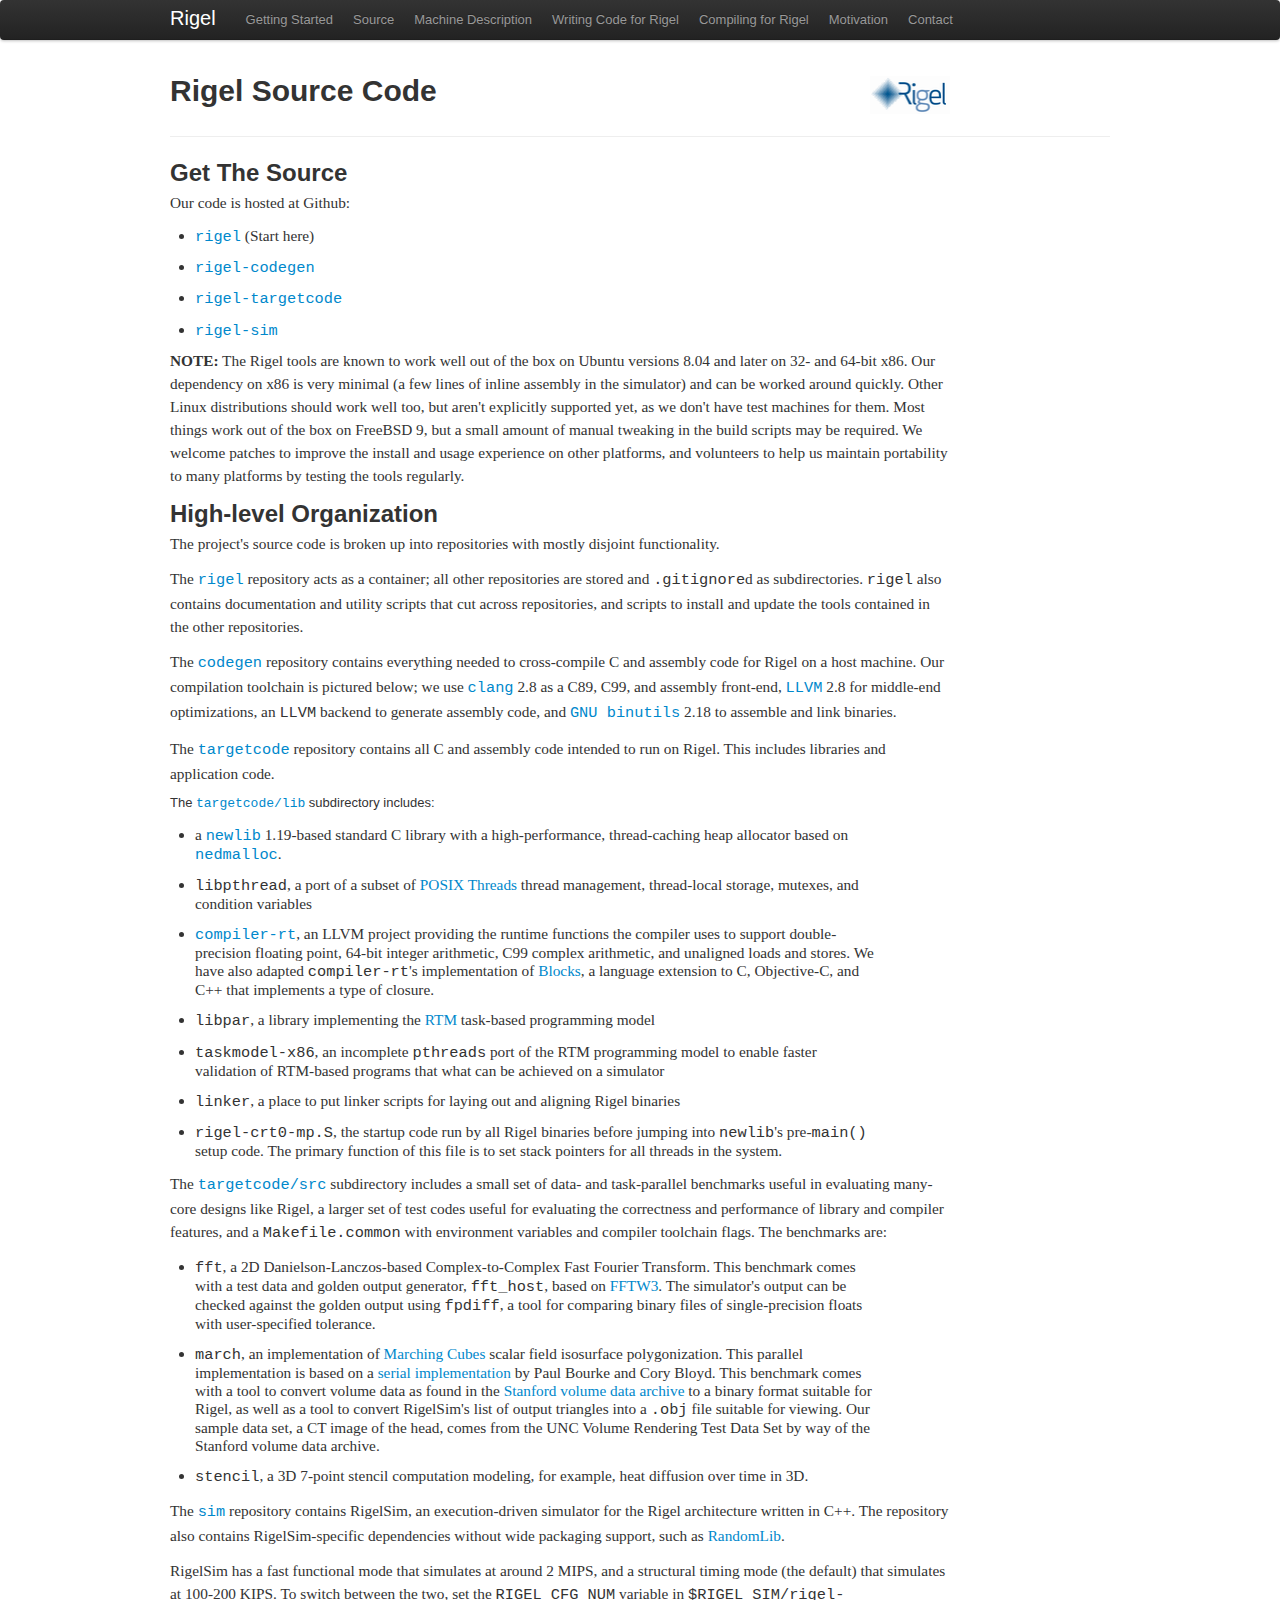
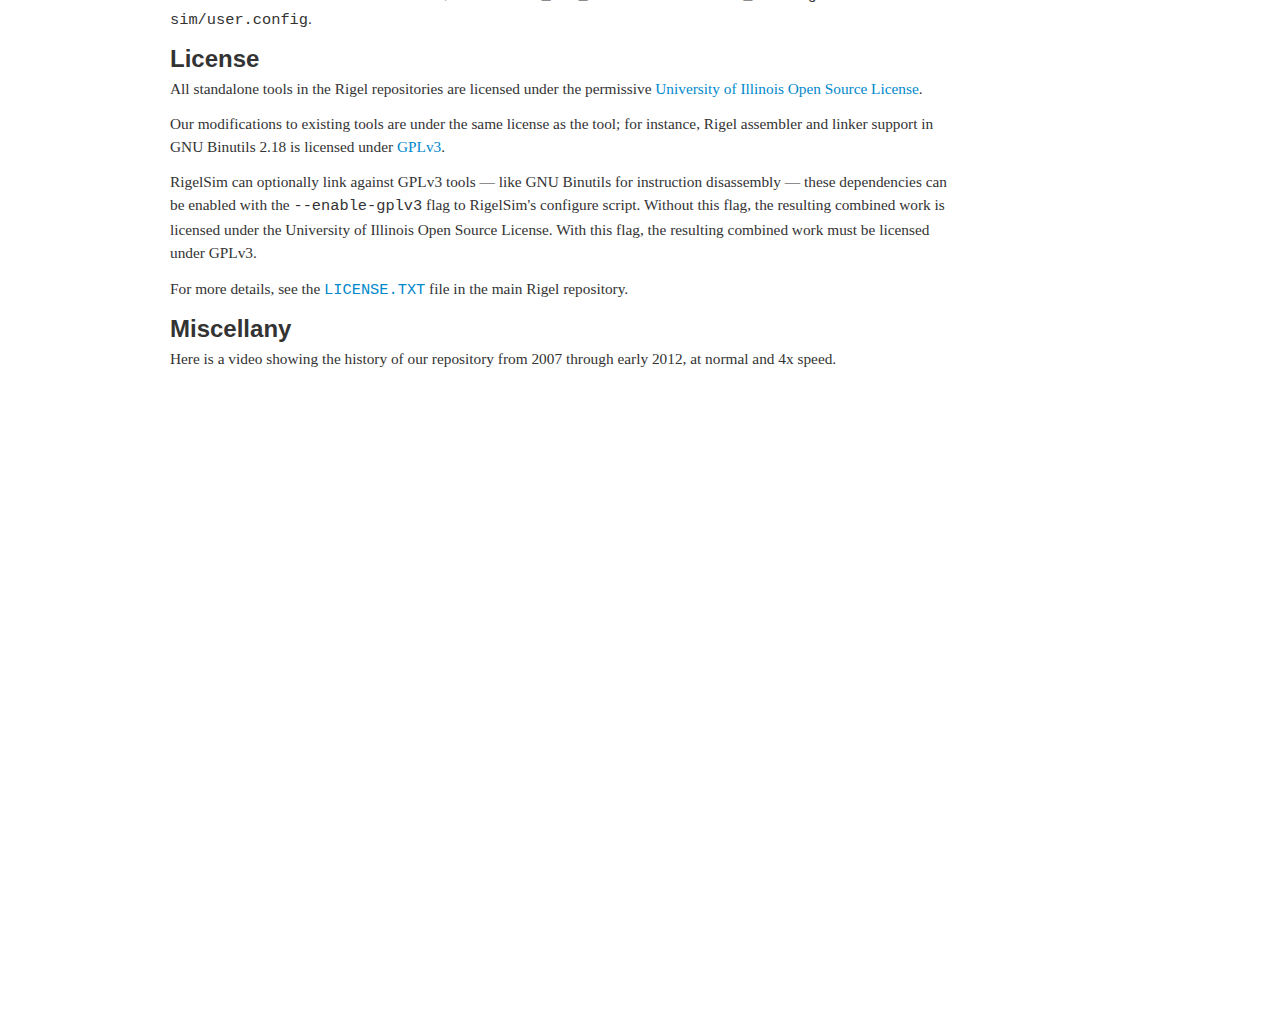
<file: source.html>
<!doctype html>
<!--[if lt IE 7 ]> <html lang="en" class="no-js ie6"> <![endif]-->
<!--[if IE 7 ]>    <html lang="en" class="no-js ie7"> <![endif]-->
<!--[if IE 8 ]>    <html lang="en" class="no-js ie8"> <![endif]-->
<!--[if IE 9 ]>    <html lang="en" class="no-js ie9"> <![endif]-->
<!--[if (gt IE 9)|!(IE)]><!--> <html lang="en" class="no-js"> <!--<![endif]-->
<head>
  <meta charset="utf-8">
  <meta http-equiv="X-UA-Compatible" content="IE=edge,chrome=1">
  <meta name="viewport" content="width=device-width, initial-scale=1.0">
  <title>Getting Started with Rigel</title>
  <meta name="description" content="">
  <link rel="stylesheet" href="static/css/bootstrap.min.css?v=1"/>
  <link rel="stylesheet" href="static/css/screen.css"/>
  <link href="static/css/prettify.css" type="text/css" rel="stylesheet" />
  <script type="text/javascript" src="static/js/prettify.js"></script>

  <!-- google analytics -->
  <script type="text/javascript">

    var _gaq = _gaq || [];
    _gaq.push(['_setAccount', 'UA-29490885-1']);
    _gaq.push(['_trackPageview']);

    (function() {
      var ga = document.createElement('script'); ga.type = 'text/javascript'; ga.async = true;
      ga.src = ('https:' == document.location.protocol ? 'https://ssl' : 'http://www') + '.google-analytics.com/ga.js';
      var s = document.getElementsByTagName('script')[0]; s.parentNode.insertBefore(ga, s);
    })();

  </script>
  <!-- end google analytics -->

</head>

<body onload="prettyPrint()">
  <div class="navbar">
    <div class="navbar-inner">
      <div class="container">
        <a class="brand" href="/index.html">Rigel</a>
        <ul class="nav">
          <li><a href="/gettingstarted.html">Getting Started</a></li>
          <li><a href="/source.html">Source</a></li>
          <li><a href="/machine.html">Machine Description</a></li>
          <li><a href="/coding.html">Writing Code for Rigel</a></li>
          <li><a href="/compiling.html">Compiling for Rigel</a></li>
          <li><a href="/motivation.html">Motivation</a></li>
          <li><a href="/contact.html">Contact</a></li>
        </ul>
      </div>
    </div><!-- /navbar-inner -->
  </div><!-- /navbar -->

<div class="container content">
  <div class="page-header">
    <div class="row">
      <div class="span6"><h1 style="text-align: left;">Rigel Source Code</h1></div>
      <div class="span4"; style="text-align:right;"><img src="static/img/rigel_logo_small.png" width="80px" alt="Rigel Logo"/></div>
    </div>
  </div>

  <div class="row">
  <div class="span10">
<h2>Get The Source</h2>
<p>Our code is hosted at Github:
<ul>
  <li><a href="https://github.com/rigelproject/rigel"/><tt>rigel</tt></a> (Start here)</li>
  <li><a href="https://github.com/rigelproject/rigel-codegen"/><tt>rigel-codegen</tt></a></li>
  <li><a href="https://github.com/rigelproject/rigel-targetcode"/><tt>rigel-targetcode</tt></a></li>
  <li><a href="https://github.com/rigelproject/rigel-sim"/><tt>rigel-sim</tt></a></li>
</ul>

<p><strong>NOTE:</strong> The Rigel tools are known to work well out of the box on Ubuntu versions 8.04 and later
  on 32- and 64-bit x86.
  Our dependency on x86 is very minimal (a few lines of inline assembly in the simulator) and can be worked around quickly.
  Other Linux distributions should work well too, but aren't explicitly supported yet, as we don't have test machines for them.
  Most things work out of the box on FreeBSD 9, but a small amount of manual tweaking in the build scripts may be required.
  We welcome patches to improve the install and usage experience on other platforms, and volunteers to help us maintain portability to
  many platforms by testing the tools regularly.

<h2>High-level Organization</h2>

<p>The project's source code is broken up into repositories with mostly disjoint functionality.
<p>The <a href="https://github.com/rigelproject/rigel"><tt>rigel</tt></a> repository acts as a container; all other repositories are stored and
<tt>.gitignore</tt>d as subdirectories.
<tt>rigel</tt> also contains documentation and utility scripts that cut across repositories,
and scripts to install and update the tools contained in the other repositories.
</p>

<p>
The <a href="https://github.com/rigelproject/rigel-codegen"><tt>codegen</tt></a> repository contains everything needed to cross-compile C and assembly code for
Rigel on a host machine.
Our compilation toolchain is pictured below; we use <a href="http://clang.llvm.org"><tt>clang</tt></a>
2.8 as a C89, C99, and assembly front-end, <a href="http://llvm.org"><tt>LLVM</tt></a> 2.8 for
middle-end optimizations, an <tt>LLVM</tt> backend to generate assembly code, and
<a href="http://www.gnu.org/software/binutils/"><tt>GNU binutils</tt></a> 2.18 to assemble and link binaries.
</p>

<p>
The <a href="https://github.com/rigelproject/rigel-targetcode"><tt>targetcode</tt></a> repository contains all C and assembly code intended to run on Rigel.
This includes libraries and application code.
</p>

The <a href="https://github.com/rigelproject/rigel-targetcode/tree/master/lib"><tt>targetcode/lib</tt></a> subdirectory includes:
<ul>
  <li>a <a href="http://sourceware.org/newlib/"><tt>newlib</tt></a> 1.19-based standard C library with a high-performance,
      thread-caching heap allocator based on <a href="https://github.com/ned14/nedmalloc"><tt>nedmalloc</tt></a>.</li>
  <li><tt>libpthread</tt>, a port of a subset of <a href="http://pubs.opengroup.org/onlinepubs/007908799/xsh/pthread.h.html">
      POSIX Threads</a> thread management, thread-local storage, mutexes, and condition variables</li>
  <li><a href="http://compiler-rt.llvm.org/"><tt>compiler-rt</tt></a>, an LLVM project providing the runtime functions the compiler
      uses to support double-precision floating point, 64-bit integer arithmetic, C99 complex arithmetic, and unaligned loads and stores.
      We have also adapted <tt>compiler-rt</tt>'s implementation of <a href="http://en.wikipedia.org/wiki/Blocks_(C_language_extension)">Blocks</a>,
      a language extension to C, Objective-C, and C++ that implements a type of closure.</li>
  <li><tt>libpar</tt>, a library implementing the
      <a href="https://netfiles.uiuc.edu/jkelm2/www/papers/kelm-pact2009.pdf"<tt>RTM</tt></a>
      task-based programming model</li>
  <li><tt>taskmodel-x86</tt>, an incomplete <tt>pthreads</tt> port of the RTM programming model to enable faster validation of RTM-based
      programs that what can be achieved on a simulator</li>
  <li><tt>linker</tt>, a place to put linker scripts for laying out and aligning Rigel binaries
  <li><tt>rigel-crt0-mp.S</tt>, the startup code run by all Rigel binaries before jumping into <tt>newlib</tt>'s pre-<tt>main()</tt> setup code.
      The primary function of this file is to set stack pointers for all threads in the system.</li>
</ul>
</p>

<p>
The <a href="https://github.com/rigelproject/rigel-targetcode/tree/master/src"><tt>targetcode/src</tt></a> subdirectory includes a small set of data- and task-parallel benchmarks useful in evaluating many-core designs like Rigel,
a larger set of test codes useful for evaluating the correctness and performance of library and compiler features, and a <tt>Makefile.common</tt>
with environment variables and compiler toolchain flags.  The benchmarks are:
<ul>
  <li><tt>fft</tt>, a 2D Danielson-Lanczos-based Complex-to-Complex Fast Fourier Transform.  This benchmark comes with a test data and golden output
    generator, <tt>fft_host</tt>, based on <a href="http://www.fftw.org/">FFTW3</a>.  The simulator's output can be checked against the golden output
    using <tt>fpdiff</tt>, a tool for comparing binary files of single-precision floats with user-specified tolerance.</li>
  <li><tt>march</tt>, an implementation of <a href="http://en.wikipedia.org/wiki/Marching_cubes">Marching Cubes</a> scalar field isosurface polygonization.
  This parallel implementation is based on a <a href="http://paulbourke.net/geometry/polygonise/">serial implementation</a> by Paul Bourke and Cory Bloyd.
    This benchmark comes with a tool to convert volume data as found in the <a href="http://graphics.stanford.edu/data/voldata/">Stanford volume data archive</a>
    to a binary format suitable for Rigel, as well as a tool to convert RigelSim's list of output triangles into a <tt>.obj</tt> file suitable for viewing.
    Our sample data set, a CT image of the head, comes from the UNC Volume Rendering Test Data Set by way of the Stanford volume data archive.</li>
  <li><tt>stencil</tt>, a 3D 7-point stencil computation modeling, for example, heat diffusion over time in 3D.</li>
</ul>
</p>

<p>
The <a href="https://github.com/rigelproject/rigel-sim"><tt>sim</tt></a> repository contains RigelSim, an execution-driven simulator for the Rigel architecture written in C++.  The repository also contains RigelSim-specific
dependencies without wide packaging support, such as <a href="http://randomlib.sourceforge.net/html/">RandomLib</a>.

<p>RigelSim has a fast functional mode that simulates at around 2 MIPS, and a structural timing mode (the default) that simulates at 100-200 KIPS.  To switch between
  the two, set the <tt>RIGEL_CFG_NUM</tt> variable in <tt>$RIGEL_SIM/rigel-sim/user.config</tt>.

<h2> License </h2>
<p>All standalone tools in the Rigel repositories are licensed under the permissive <a href="http://www.opensource.org/licenses/UoI-NCSA.php">University of Illinois Open Source License</a>.
<p>Our modifications to existing tools are under the same license as the tool; for instance, Rigel assembler and linker support in GNU Binutils 2.18 is licensed under
<a href="http://www.opensource.org/licenses/gpl-3.0.html">GPLv3</a>.
<p>RigelSim can optionally link against GPLv3 tools &mdash; like GNU Binutils for instruction disassembly &mdash; these dependencies can be enabled with the <tt>--enable-gplv3</tt> flag to
RigelSim's configure script.  Without this flag, the resulting combined work is licensed under the University of Illinois Open Source License.
With this flag, the resulting combined work must be licensed under GPLv3.
<p>For more details, see the <a href="https://github.com/rigelproject/rigel/blob/master/LICENSE.TXT"><tt>LICENSE.TXT</tt></a> file in the main Rigel repository.

<h2> Miscellany </h2>
<p> Here is a video showing the history of our repository from 2007 through early 2012, at normal and 4x speed.

<div style="text-align:center"><iframe width="560" height="315" src="http://www.youtube-nocookie.com/embed/MJfjKrHOJME?rel=0" frameborder="0" allowfullscreen></iframe></div>
<div style="text-align:center"><iframe width="560" height="315" src="http://www.youtube-nocookie.com/embed/j87thYnpNss?rel=0" frameborder="0" allowfullscreen></iframe></div>

<footer><p>&copy; Copyright 2012 by <a href="https://rigel.crhc.illinois.edu">The Rigel team</a>.</p></footer>
</div>

</body>
</html>
</file>
<file: static/css/screen.css>
p, .content ul, .content ol {
  font-family:georgia, garamond, palatino, "palatino linotype", serif;
  font-size: 11.5pt;
  line-height: 130%;
}

p {
  line-height: 150%;
}

p + p { margin-top: 0.8em; }

.content li {
margin-left: 0;
margin-right: 10%;
margin-top: .8em;
margin-bottom: .5em;
}
</file>
<file: static/css/prettify.css>
.pln{color:#000}@media screen{.str{color:#080}.kwd{color:#008}.com{color:#800}.typ{color:#606}.lit{color:#066}.pun,.opn,.clo{color:#660}.tag{color:#008}.atn{color:#606}.atv{color:#080}.dec,.var{color:#606}.fun{color:red}}@media print,projection{.str{color:#060}.kwd{color:#006;font-weight:bold}.com{color:#600;font-style:italic}.typ{color:#404;font-weight:bold}.lit{color:#044}.pun,.opn,.clo{color:#440}.tag{color:#006;font-weight:bold}.atn{color:#404}.atv{color:#060}}pre.prettyprint{padding:2px;border:1px solid #888}ol.linenums{margin-top:0;margin-bottom:0}li.L0,li.L1,li.L2,li.L3,li.L5,li.L6,li.L7,li.L8{list-style-type:none}li.L1,li.L3,li.L5,li.L7,li.L9{background:#eee}
</file>
<file: static/css/rigel.css>
/*
 * LLVM documentation style sheet
 */

/* Common styles */
.body { color: black; background: white; margin: 0 0 0 0 }

/* No borders on image links */
a:link img, a:visited img { border-style: none }

address img { float: right; width: 88px; height: 31px; }
address     { clear: right; }

table       { text-align: center; border: 2px solid black;
              border-collapse: collapse; margin-top: 1em; margin-left: 1em;
              margin-right: 1em; margin-bottom: 1em; }
tr, td      { border: 2px solid gray; padding: 4pt 4pt 2pt 2pt; }
th          { border: 2px solid gray; font-weight: bold; font-size: 105%;
              background: url("/static/img/lines.gif");
              font-family: "Georgia,Palatino,Times,Roman,SanSerif";
              text-align: center; vertical-align: middle; }
/*
 * Documentation
 */
/* Common for title and header */
.doc_title, .doc_section, .doc_subsection, h1, h2, h3 {
  color: black; background: url("/static/img/lines.gif");
  font-family: "Georgia,Palatino,Times,Roman,SanSerif"; font-weight: bold;
  border-width: 1px;
  border-style: solid none solid none;
  text-align: center;
  vertical-align: middle;
  padding-left: 8pt;
  padding-top: 1px;
  padding-bottom: 2px
}

h1, .doc_title, .title { text-align: left;   font-size: 25pt }

h2, .doc_section   { text-align: center; font-size: 22pt;
                     margin: 20pt 0pt 5pt 0pt; }

h3, .doc_subsection { width: 75%;
                      text-align: left;  font-size: 12pt;
                      padding: 4pt 4pt 4pt 4pt;
                      margin: 1.5em 0.5em 0.5em 0.5em }

h4, .doc_subsubsection { margin: 2.0em 0.5em 0.5em 0.5em;
                         font-weight: bold; font-style: oblique;
                         border-bottom: 1px solid #999999; font-size: 12pt;
                         width: 75%; }

.doc_author     { text-align: left; font-weight: bold; padding-left: 20pt }
.doc_text       { text-align: left; padding-left: 20pt; padding-right: 10pt }

.doc_footer     { text-align: left; padding: 0 0 0 0 }

.doc_hilite     { color: blue; font-weight: bold; }

.doc_table      { text-align: center; width: 90%;
                  padding: 1px 1px 1px 1px; border: 1px; }

.doc_warning    { color: red; font-weight: bold }

/* <div class="doc_code"> would use this class, and <div> adds more padding */
.doc_code, .literal-block
                { border: solid 1px gray; background: #eeeeee;
                  margin: 0 1em 0 1em;
                  padding: 0 1em 0 1em;
                  display: table;
                }

h2+div, h2+p {text-align: left; padding-left: 20pt; padding-right: 10pt;}
h3+div, h3+p {text-align: left; padding-left: 20pt; padding-right: 10pt;}
h4+div, h4+p {text-align: left; padding-left: 20pt; padding-right: 10pt;}

/* It is preferrable to use <pre class="doc_code"> everywhere instead of the
 * <div class="doc_code"><pre>...</ptr></div> construct.
 *
 * Once all docs use <pre> for code regions, this style can  be merged with the
 * one above, and we can drop the [pre] qualifier.
 */
pre.doc_code, .literal-block { padding: 1em 2em 1em 1em }

.doc_notes      { background: #fafafa; border: 1px solid #cecece;
                  display: table; padding: 0 1em 0 .1em }

table.layout    { text-align: left; border: none; border-collapse: collapse;
                  padding: 4px 4px 4px 4px; }
tr.layout, td.layout, td.left, td.right
                { border: none; padding: 4pt 4pt 2pt 2pt; vertical-align: top; }
td.left         { text-align: left }
td.right        { text-align: right }
th.layout       { border: none; font-weight: bold; font-size: 105%;
                  text-align: center; vertical-align: middle; }

/* Left align table cell */
.td_left        { border: 2px solid gray; text-align: left; }

/* ReST-specific */
.title { margin-top: 0 }
.topic-title{ display: none }
div.contents ul { list-style-type: decimal }
.toc-backref    { color: black; text-decoration: none; }
</file>
